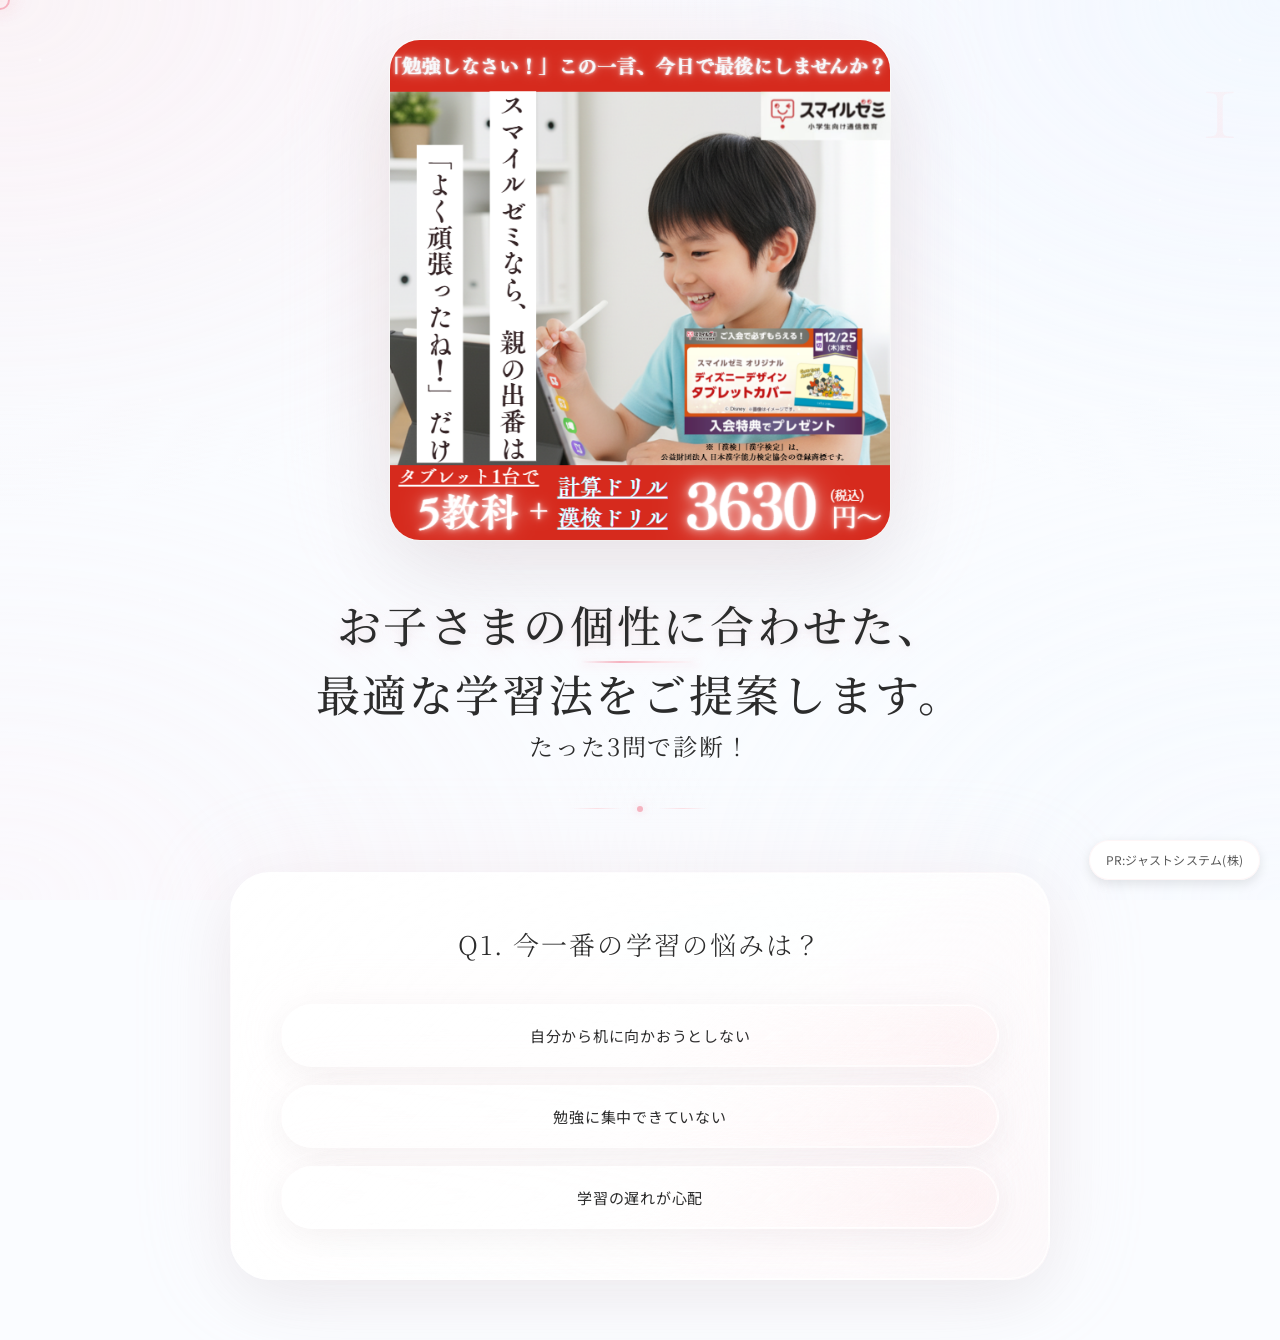
<file: index.html>
<!DOCTYPE html>
<html lang="ja">
<head>
    <meta charset="UTF-8">
    <meta name="viewport" content="width=device-width, initial-scale=1.0">
    <title>スマイルゼミ | わが子の「やる気スイッチ」、一緒に見つけませんか？</title>
    <link rel="stylesheet" href="styles.css">
    <link rel="preconnect" href="https://fonts.googleapis.com">
    <link rel="preconnect" href="https://fonts.gstatic.com" crossorigin>
    <link href="https://fonts.googleapis.com/css2?family=Cormorant+Garamond:wght@300;400;500;600&family=Noto+Serif+JP:wght@200;300;400;500&family=Noto+Sans+JP:wght@100;300;400;500;700&display=swap" rel="stylesheet">
    
    <!-- Meta Pixel Code -->
    <script>
    !function(f,b,e,v,n,t,s)
    {if(f.fbq)return;n=f.fbq=function(){n.callMethod?
    n.callMethod.apply(n,arguments):n.queue.push(arguments)};
    if(!f._fbq)f._fbq=n;n.push=n;n.loaded=!0;n.version='2.0';
    n.queue=[];t=b.createElement(e);t.async=!0;
    t.src=v;s=b.getElementsByTagName(e)[0];
    s.parentNode.insertBefore(t,s)}(window, document,'script',
    'https://connect.facebook.net/en_US/fbevents.js');
    fbq('init', '1067499045293329');
    fbq('track', 'PageView');
    </script>
    <noscript><img height="1" width="1" style="display:none"
    src="https://www.facebook.com/tr?id=1067499045293329&ev=PageView&noscript=1"
    /></noscript>
    <!-- End Meta Pixel Code -->
</head>
<body>
    <div class="pr-label">PR:ジャストシステム(株)</div>
    <div id="app">
        <section id="section1" class="section active">
            <div class="container">
                <div class="main-visual">
                    <a href="#" class="product-link" id="product-link" target="_blank" rel="noopener noreferrer">
                        <img src="public/main-product-image.png" alt="スマイルゼミ タブレット学習" class="product-image">
                    </a>
                </div>
                <div class="main-copy-container">
                    <h1 class="main-copy">
                        <span class="copy-line1">お子さまの個性に合わせた、</span>
                        <span class="copy-line2">最適な学習法をご提案します。</span>
                        <span class="copy-line3">たった3問で診断！</span>
                    </h1>
                    <div class="copy-decoration">
                        <span class="deco-line"></span>
                        <span class="deco-dot"></span>
                        <span class="deco-line"></span>
                    </div>
                </div>
                <div class="question-area">
                    <h2 class="question-title">Q1. 今一番の学習の悩みは？</h2>
                    <div class="options">
                        <button class="option-button" data-answer="A" onclick="selectAnswer(1, 'A')">
                            <span class="option-label">自分から机に向かおうとしない</span>
                        </button>
                        <button class="option-button" data-answer="B" onclick="selectAnswer(1, 'B')">
                            <span class="option-label">勉強に集中できていない</span>
                        </button>
                        <button class="option-button" data-answer="C" onclick="selectAnswer(1, 'C')">
                            <span class="option-label">学習の遅れが心配</span>
                        </button>
                    </div>
                </div>
            </div>
        </section>

        <section id="section2" class="section">
            <div class="container">
                <div class="progress-bar">
                    <span class="progress-text">Q2 / 全3問</span>
                    <div class="progress-track">
                        <div class="progress-fill" style="width: 66.67%;"></div>
                    </div>
                </div>
                <div class="question-area">
                    <h2 class="question-title">Q2. 学習に求めることは？</h2>
                    <div class="options">
                        <button class="option-button" data-answer="A" onclick="selectAnswer(2, 'A')">
                            <span class="option-label">確かな学力と実績</span>
                        </button>
                        <button class="option-button" data-answer="B" onclick="selectAnswer(2, 'B')">
                            <span class="option-label">楽しく続けられること</span>
                        </button>
                        <button class="option-button" data-answer="C" onclick="selectAnswer(2, 'C')">
                            <span class="option-label">自ら学ぶ習慣</span>
                        </button>
                    </div>
                </div>
            </div>
        </section>

        <section id="section3" class="section">
            <div class="container">
                <div class="progress-bar">
                    <span class="progress-text">Q3 / 全3問</span>
                    <div class="progress-track">
                        <div class="progress-fill" style="width: 100%;"></div>
                    </div>
                </div>
                <div class="question-area">
                    <h2 class="question-title">Q3. 理想のお子さまの姿は？</h2>
                    <div class="options">
                        <button class="option-button" data-answer="A" onclick="selectAnswer(3, 'A')">
                            <span class="option-label">自信を持って得意を伸ばす</span>
                        </button>
                        <button class="option-button" data-answer="B" onclick="selectAnswer(3, 'B')">
                            <span class="option-label">学ぶ楽しさを知ってほしい</span>
                        </button>
                        <button class="option-button" data-answer="C" onclick="selectAnswer(3, 'C')">
                            <span class="option-label">自主的に意欲的に取り組む</span>
                        </button>
                    </div>
                </div>
            </div>
        </section>

        <section id="loading-section" class="section">
            <div class="container">
                <div class="loading-content">
                    <p class="thank-you">ありがとうございます。</p>
                    <p class="leading-text">では、そんなあなたへ...</p>
                    <div class="loading-animation">
                        <div class="ripple-container">
                            <div class="ripple"></div>
                            <div class="ripple"></div>
                            <div class="ripple"></div>
                        </div>
                    </div>
                    <p class="loading-text">最適なご提案を準備しています...</p>
                </div>
            </div>
        </section>
    </div>
    <script src="script.js"></script>
</body>
</html>
</file>
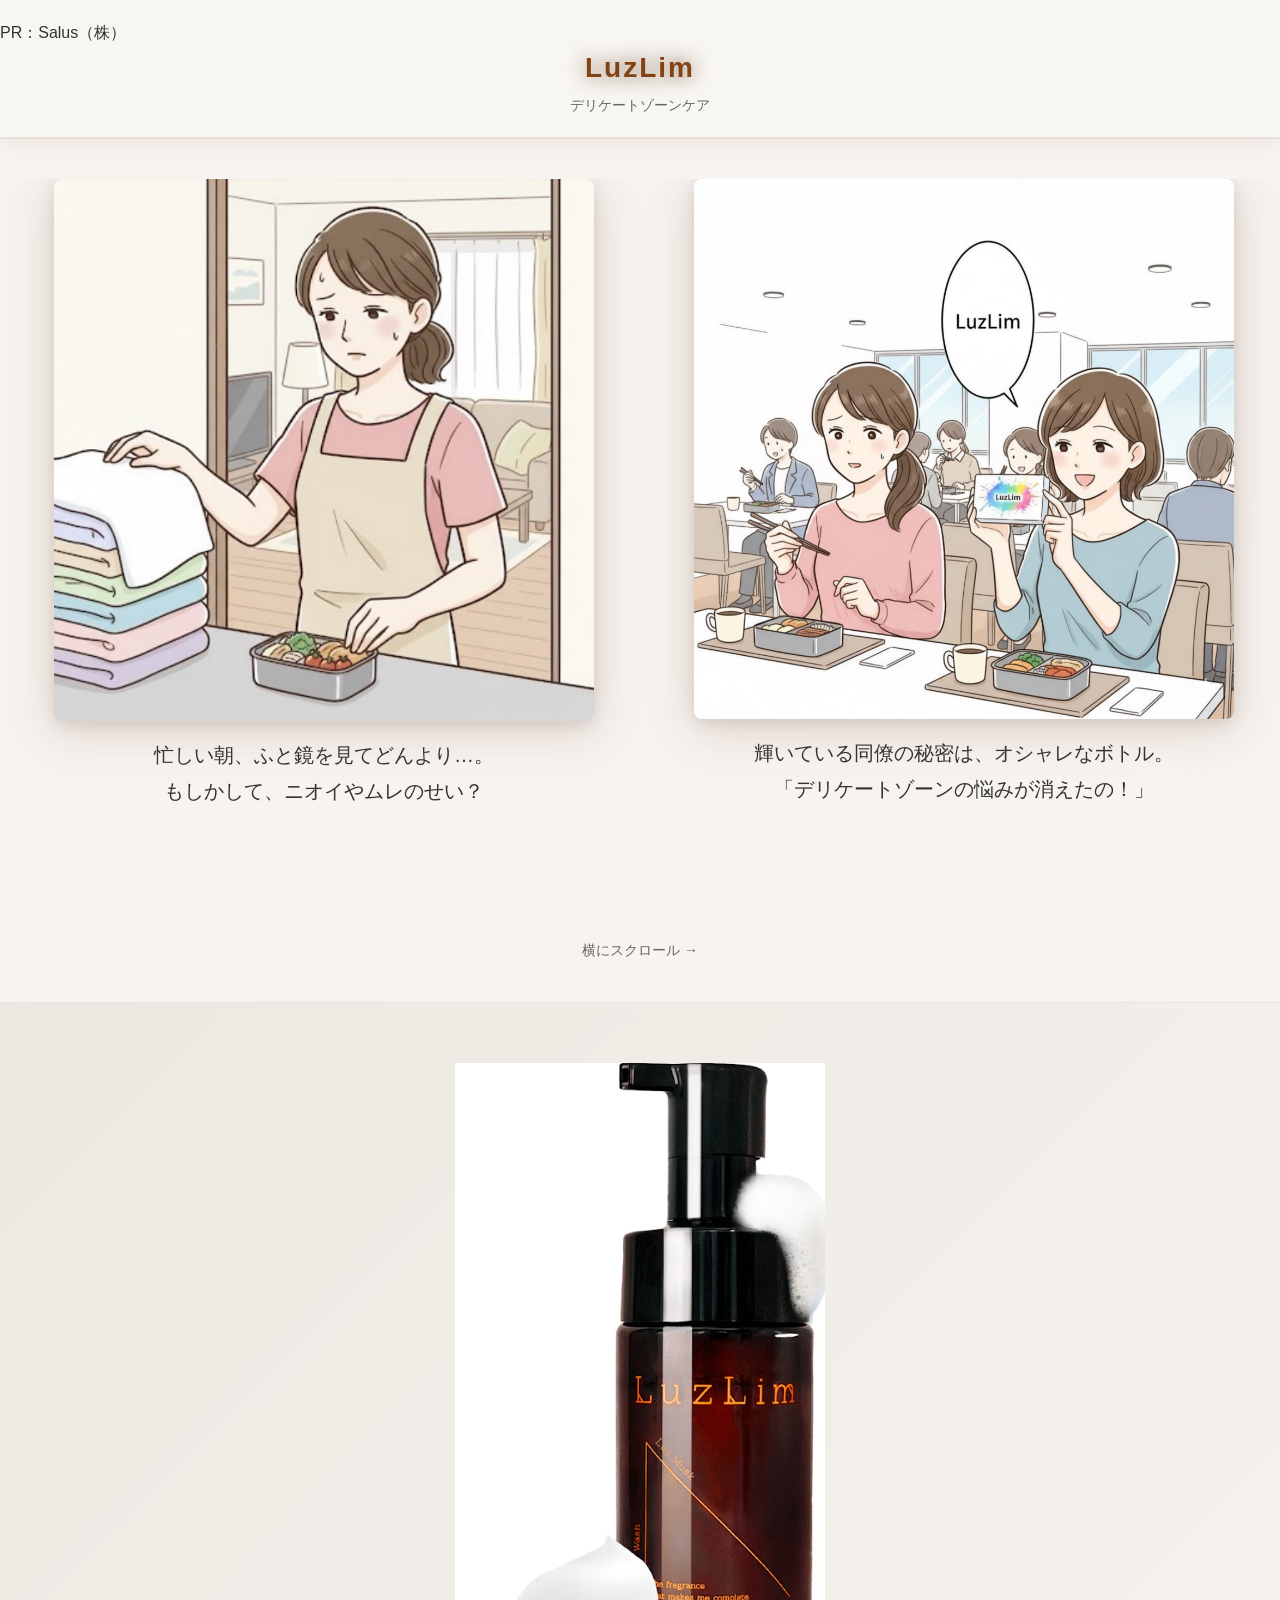
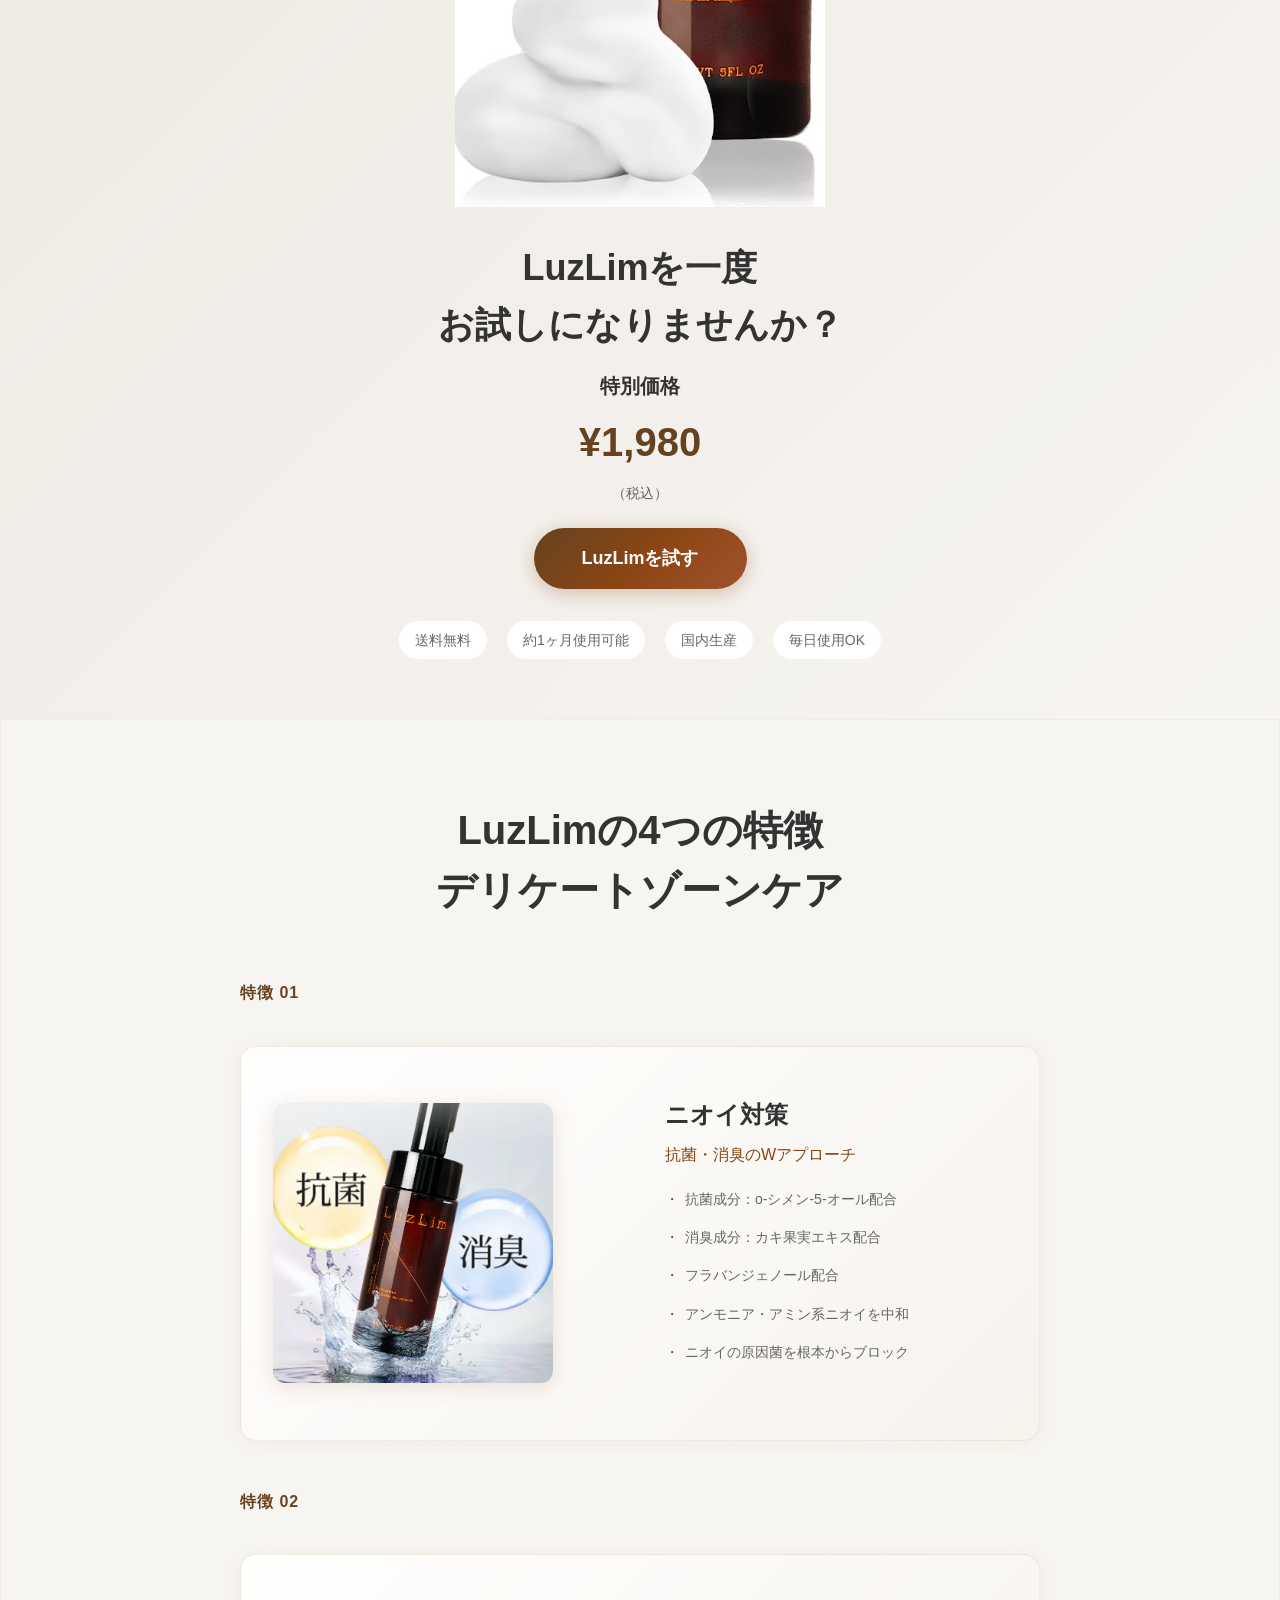
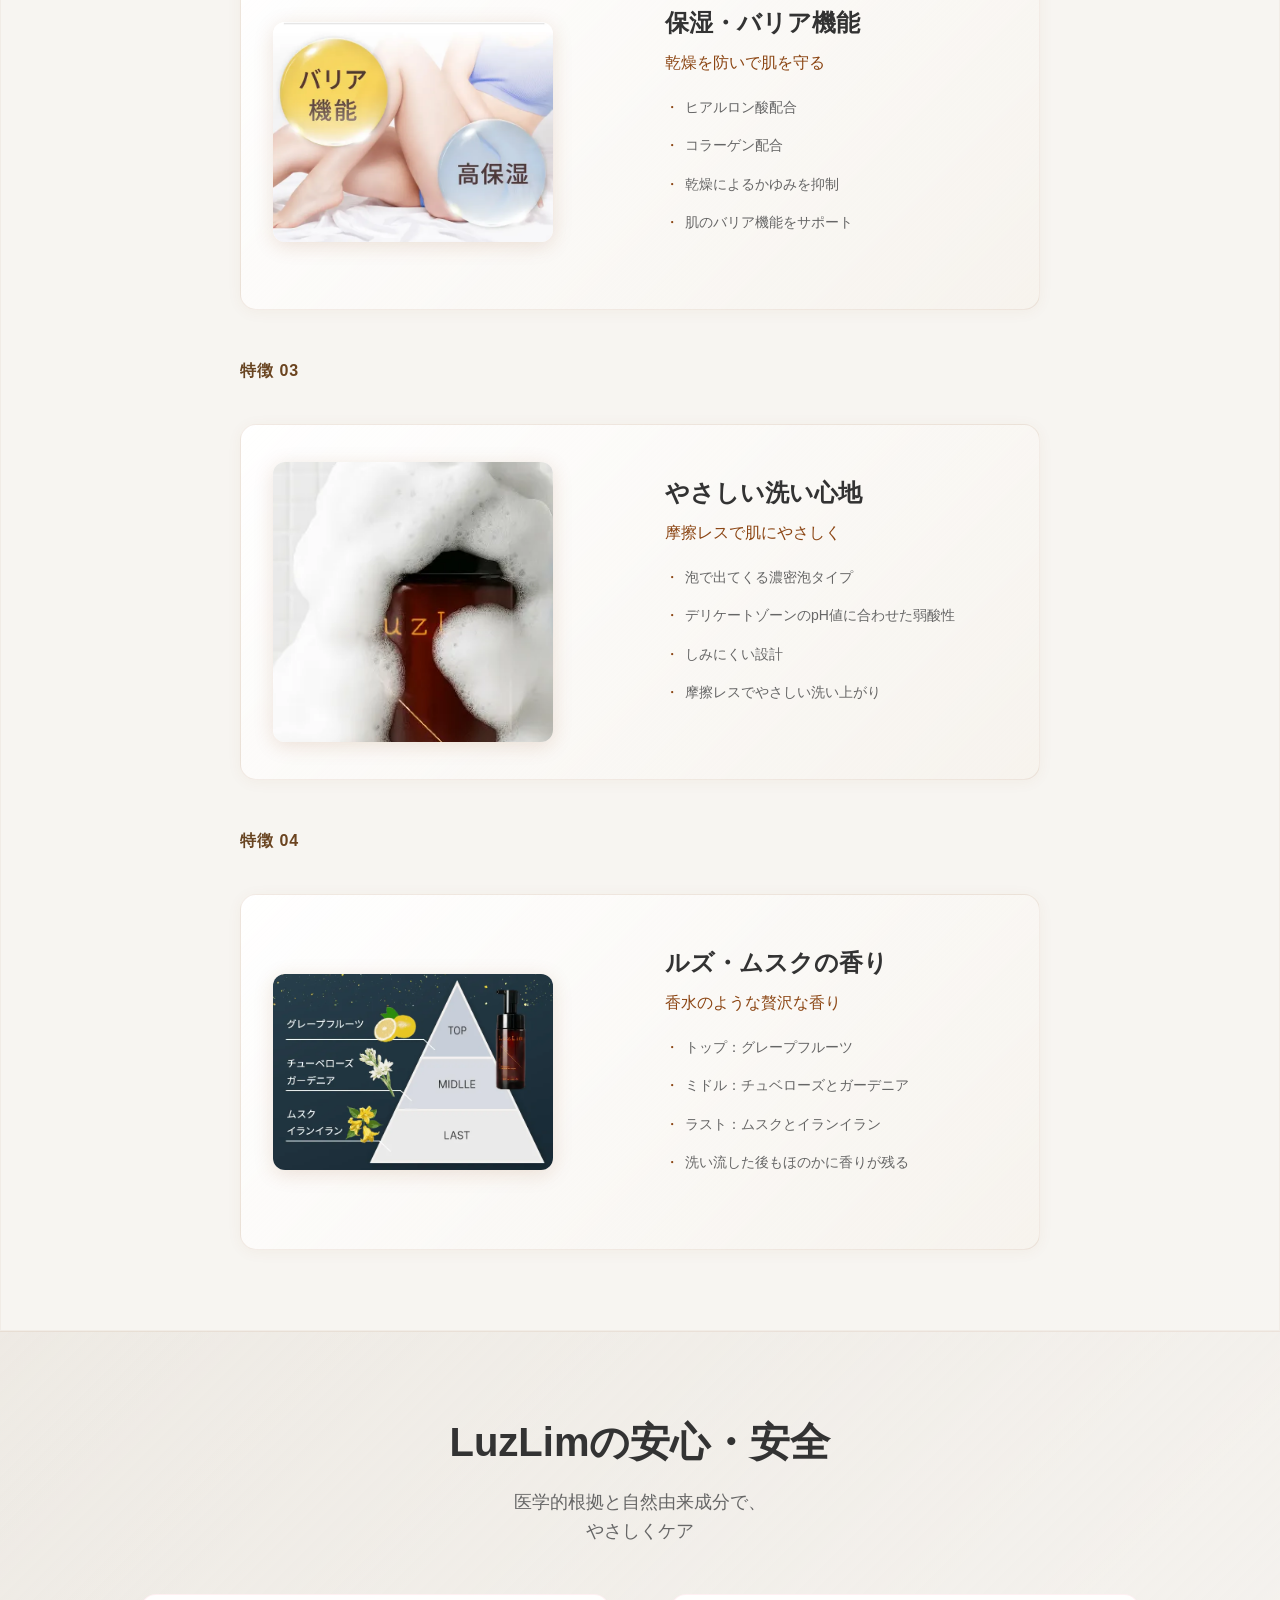
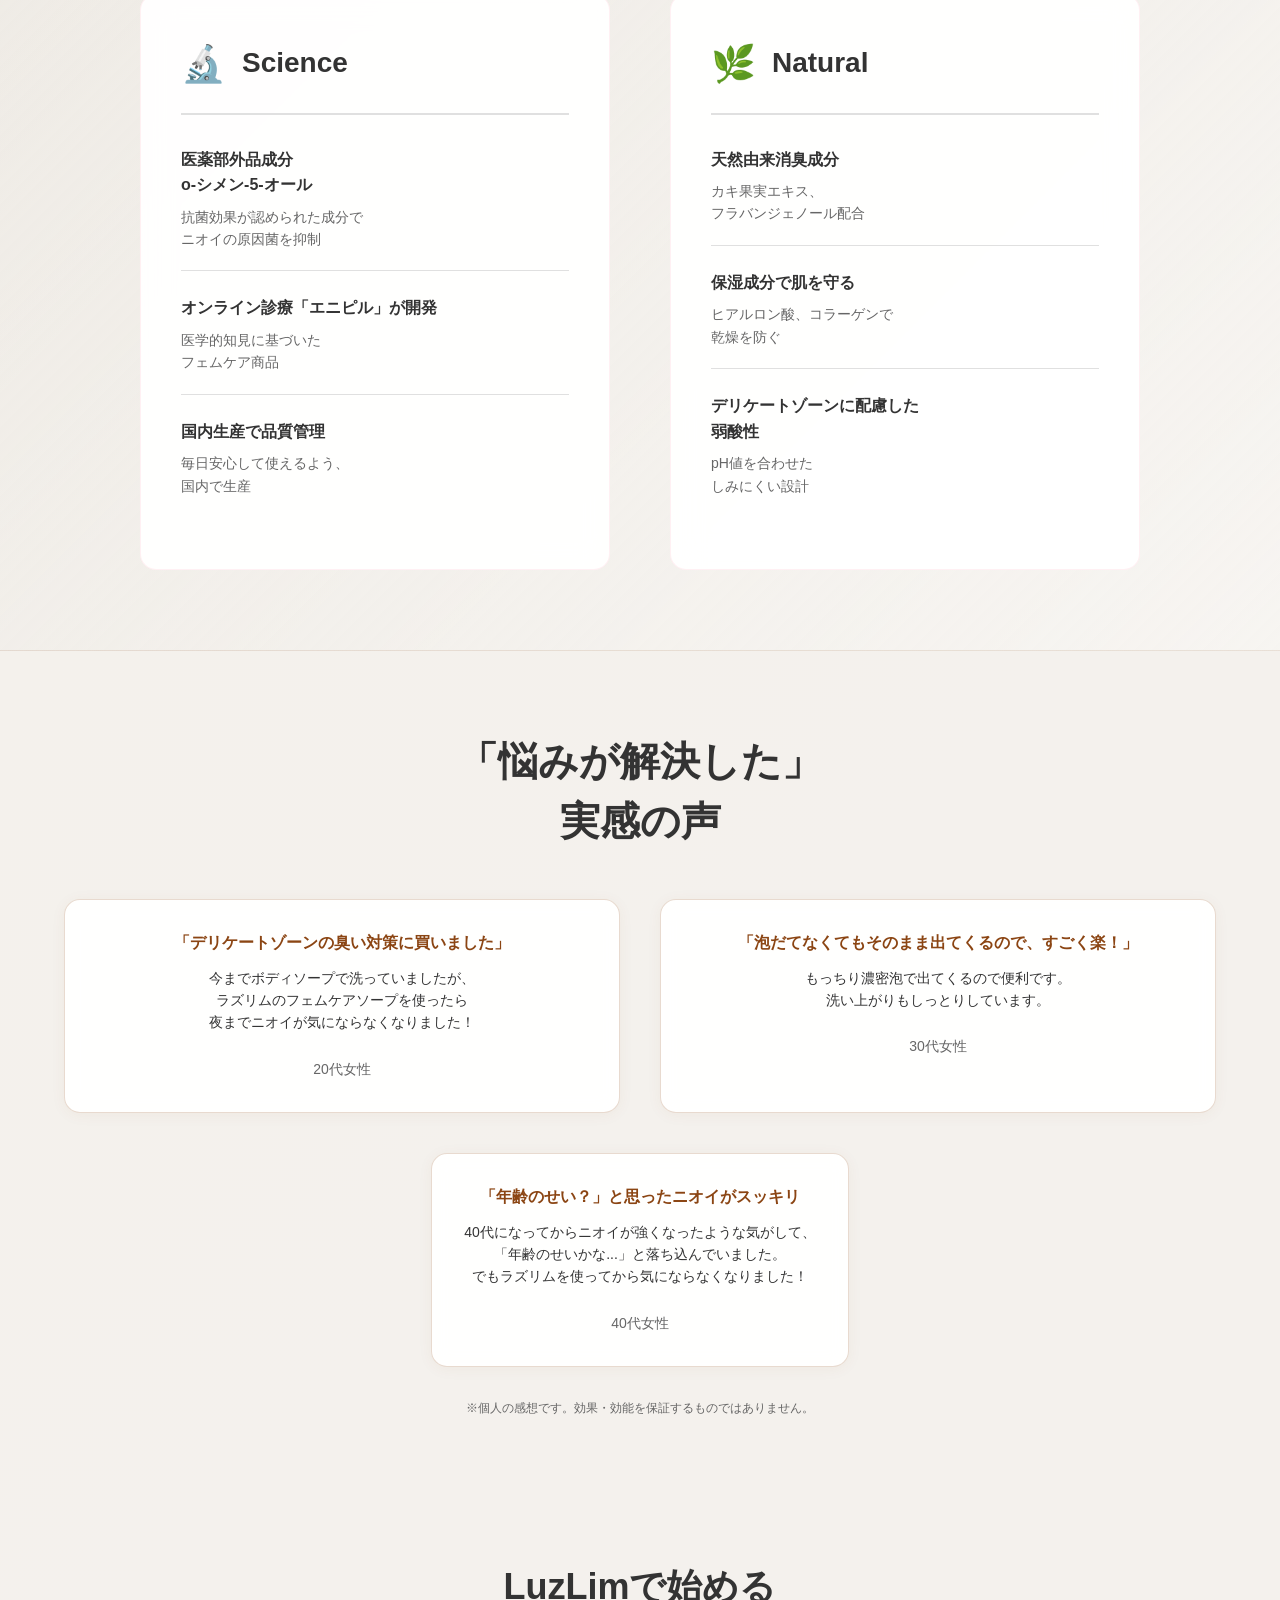
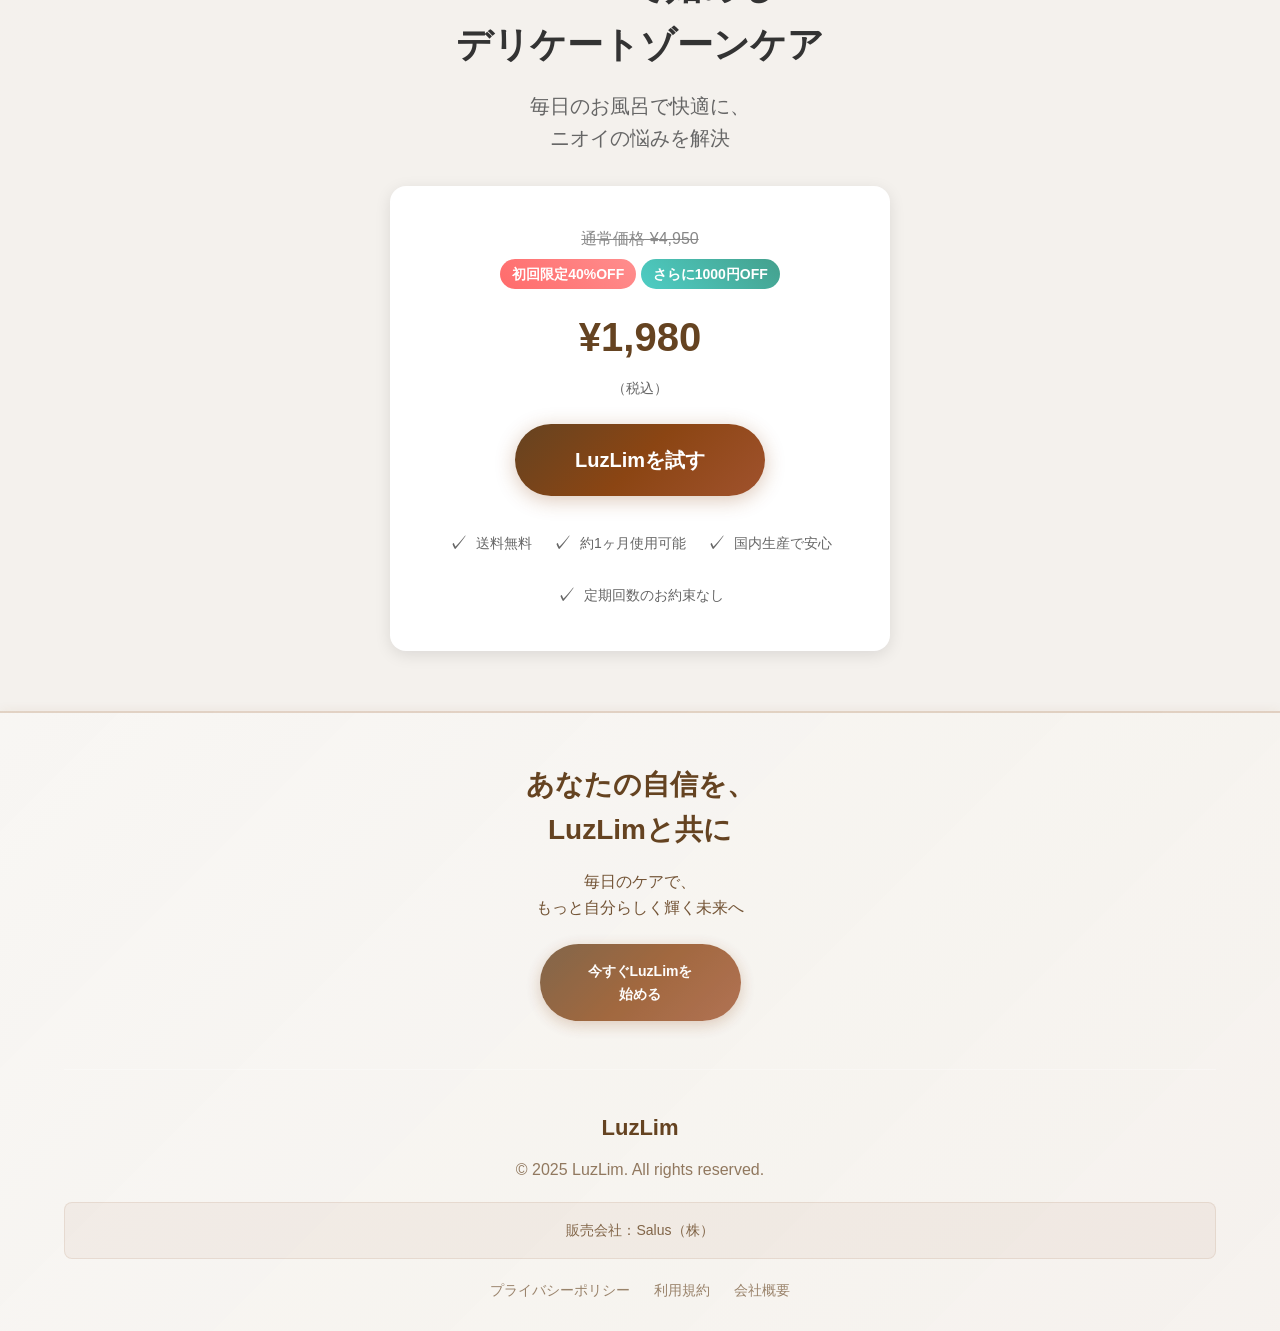
<file: manga-jivl.vercel.app/index.html>
<!doctype html>
<html lang="ja">
  
<!-- Mirrored from manga-jivl.vercel.app/ by HTTrack Website Copier/3.x [XR&CO'2014], Fri, 05 Sep 2025 06:02:24 GMT -->
<!-- Added by HTTrack --><meta http-equiv="content-type" content="text/html;charset=utf-8" /><!-- /Added by HTTrack -->
<head>
    <meta charset="UTF-8" />
    <meta name="viewport" content="width=device-width, initial-scale=1.0" />
    <title>LuzLim - デリケートゾーンケア | フェムケアソープ</title>
    <meta name="description" content="デリケートゾーンの悩みを解決するフェムケアソープ。ニオイ対策・保湿・やさしい洗い心地で毎日快適に。初回限定1,980円。">
    
    <!-- OGP -->
    <meta property="og:title" content="LuzLim - デリケートゾーンケア">
    <meta property="og:description" content="デリケートゾーンの悩みを解決するフェムケアソープ。ニオイ対策・保湿・やさしい洗い心地。">
    <meta property="og:type" content="website">
    
    
    <!-- Google Analytics -->
    <script async src="https://www.googletagmanager.com/gtag/js?id=GA_MEASUREMENT_ID"></script>
    <script>
      window.dataLayer = window.dataLayer || [];
      function gtag(){dataLayer.push(arguments);}
      gtag('js', new Date());
      gtag('config', 'GA_MEASUREMENT_ID');
    </script>
    
    <script type="module" crossorigin src="assets/index-U9MFb4ym.js"></script>
    <link rel="stylesheet" crossorigin href="assets/index-C6Zq50ZD.css">
    <style>
      /* Luxury Brown Color Palette */
      :root {
        --primary-gradient: linear-gradient(135deg, #8B4513, #A0522D, #CD853F);
        --secondary-gradient: linear-gradient(135deg, #F5E6D3, #E8D5C4, #DEB887);
        --accent-gradient: linear-gradient(135deg, #654321, #8B4513, #A0522D);
        --luxury-brown: #654321;
        --warm-brown: #8B4513;
        --soft-beige: #F5E6D3;
        --gold-accent: #DAA520;
      }

      /* Slightly Darker Elegant Background */
      body {
        background: linear-gradient(-45deg, #F8F6F3, #F5F2EE, #F0EDE8, #EAE5DD);
        background-size: 400% 400%;
        animation: gradientShift 25s ease infinite;
      }

      @keyframes gradientShift {
        0% { background-position: 0% 50%; }
        50% { background-position: 100% 50%; }
        100% { background-position: 0% 50%; }
      }

      /* Elegant Header with Warm Tone */
      .header {
        background: rgba(248, 246, 243, 0.98);
        backdrop-filter: blur(15px);
        box-shadow: 0 2px 20px rgba(139, 69, 19, 0.1);
        border-bottom: 1px solid rgba(139, 69, 19, 0.1);
      }

      .logo {
        background: var(--accent-gradient);
        -webkit-background-clip: text;
        -webkit-text-fill-color: transparent;
        background-clip: text;
        text-shadow: 0 0 20px var(--luxury-brown);
        animation: logoGlow 4s ease-in-out infinite alternate;
      }

      @keyframes logoGlow {
        from { filter: drop-shadow(0 0 3px var(--warm-brown)); }
        to { filter: drop-shadow(0 0 8px var(--gold-accent)); }
      }

      /* Floating Animation for Sections */
      .comic-scene, .testimonial-card, .product-step {
        animation: floatUp 0.8s ease-out forwards;
        opacity: 0;
        transform: translateY(30px);
      }

      .comic-scene:nth-child(1) { animation-delay: 0.1s; }
      .comic-scene:nth-child(2) { animation-delay: 0.2s; }
      .comic-scene:nth-child(3) { animation-delay: 0.3s; }
      .comic-scene:nth-child(4) { animation-delay: 0.4s; }
      .comic-scene:nth-child(5) { animation-delay: 0.5s; }

      @keyframes floatUp {
        to {
          opacity: 1;
          transform: translateY(0);
        }
      }

      /* Luxury CTA Buttons */
      .cta-button {
        background: var(--accent-gradient);
        position: relative;
        overflow: hidden;
        animation: pulse 3s infinite;
        box-shadow: 0 4px 20px rgba(139, 69, 19, 0.3);
      }

      .cta-button::before {
        content: '';
        position: absolute;
        top: 0;
        left: -100%;
        width: 100%;
        height: 100%;
        background: linear-gradient(90deg, transparent, rgba(255,255,255,0.3), transparent);
        transition: left 0.5s;
      }

      .cta-button:hover::before {
        left: 100%;
      }

      @keyframes pulse {
        0% { box-shadow: 0 4px 20px rgba(139, 69, 19, 0.3); }
        50% { box-shadow: 0 4px 30px rgba(218, 165, 32, 0.5); }
        100% { box-shadow: 0 4px 20px rgba(139, 69, 19, 0.3); }
      }

      /* Comic Viewer Enhancement */
      .comic-viewer {
        background: rgba(248, 246, 243, 0.9);
        position: relative;
        border-top: 1px solid rgba(139, 69, 19, 0.1);
        border-bottom: 1px solid rgba(139, 69, 19, 0.1);
      }

      .comic-scene img {
        transition: transform 0.3s ease, filter 0.3s ease;
        filter: drop-shadow(0 8px 25px rgba(139, 69, 19, 0.2));
      }

      .comic-scene img:hover {
        transform: scale(1.03);
        filter: drop-shadow(0 12px 35px rgba(218, 165, 32, 0.3));
      }

      /* Section Backgrounds - Balanced Tone & Accent */
      .products-section {
        background: rgba(248, 246, 243, 0.95);
        position: relative;
        border: 1px solid rgba(139, 69, 19, 0.05);
      }

      .science-section {
        background: linear-gradient(135deg, rgba(240, 237, 232, 0.4), rgba(248, 246, 243, 0.9));
        border-top: 1px solid rgba(139, 69, 19, 0.1);
        border-bottom: 1px solid rgba(139, 69, 19, 0.1);
      }

      .testimonials-section {
        background: rgba(245, 242, 238, 0.95);
      }

      /* Testimonial Cards Enhancement */
      .testimonial-card {
        background: rgba(255, 255, 255, 0.95);
        backdrop-filter: blur(10px);
        border: 1px solid rgba(139, 69, 19, 0.2);
        transition: transform 0.3s ease, box-shadow 0.3s ease;
      }

      .testimonial-card:hover {
        transform: translateY(-5px);
        box-shadow: 0 15px 35px rgba(139, 69, 19, 0.15);
      }

      /* Product Steps Animation */
      .product-step {
        transition: transform 0.3s ease;
      }

      .product-step:hover {
        transform: scale(1.02);
      }

      .step-number {
        background: var(--accent-gradient);
        -webkit-background-clip: text;
        -webkit-text-fill-color: transparent;
        background-clip: text;
        animation: shimmer 2s linear infinite;
      }

      @keyframes shimmer {
        0% { background-position: -200px 0; }
        100% { background-position: 200px 0; }
      }

      /* Scroll Indicator Enhancement */
      .scroll-indicator {
        animation: bounce 2s infinite, colorShift 3s ease-in-out infinite alternate;
      }

      @keyframes colorShift {
        from { color: var(--glow-pink); }
        to { color: var(--glow-purple); }
      }

      /* Science Section Enhancement */
      .science-column, .natural-column {
        background: rgba(255, 255, 255, 0.95);
        backdrop-filter: blur(15px);
        border: 1px solid rgba(255, 182, 193, 0.2);
        transition: transform 0.3s ease;
      }

      .science-column:hover, .natural-column:hover {
        transform: translateY(-10px);
      }

      /* Transparent Bubble Animations */
      .bubble-container {
        position: fixed;
        top: 0;
        left: 0;
        width: 100%;
        height: 100%;
        pointer-events: none;
        z-index: 1;
        overflow: hidden;
      }

      .bubble {
        position: absolute;
        border-radius: 50%;
        background: radial-gradient(circle at 30% 30%, rgba(255, 255, 255, 0.4), rgba(139, 69, 19, 0.1));
        animation: floatBubble linear infinite;
        opacity: 0.6;
      }

      .bubble:nth-child(1) { width: 40px; height: 40px; left: 10%; animation-duration: 8s; animation-delay: 0s; }
      .bubble:nth-child(2) { width: 20px; height: 20px; left: 20%; animation-duration: 6s; animation-delay: 1s; }
      .bubble:nth-child(3) { width: 60px; height: 60px; left: 35%; animation-duration: 10s; animation-delay: 2s; }
      .bubble:nth-child(4) { width: 30px; height: 30px; left: 50%; animation-duration: 7s; animation-delay: 3s; }
      .bubble:nth-child(5) { width: 50px; height: 50px; left: 70%; animation-duration: 9s; animation-delay: 4s; }
      .bubble:nth-child(6) { width: 25px; height: 25px; left: 85%; animation-duration: 5s; animation-delay: 5s; }

      @keyframes floatBubble {
        0% {
          bottom: -100px;
          transform: translateX(0) rotate(0deg);
          opacity: 0;
        }
        10% { opacity: 0.6; }
        90% { opacity: 0.6; }
        100% {
          bottom: 100vh;
          transform: translateX(-50px) rotate(360deg);
          opacity: 0;
        }
      }

      /* Water Ripple Effect */
      .ripple-effect {
        position: absolute;
        border-radius: 50%;
        background: radial-gradient(circle, rgba(218, 165, 32, 0.1) 0%, transparent 70%);
        animation: ripple 4s ease-out infinite;
        pointer-events: none;
      }

      @keyframes ripple {
        0% {
          width: 0;
          height: 0;
          opacity: 1;
        }
        100% {
          width: 300px;
          height: 300px;
          opacity: 0;
        }
      }

      /* Enhanced Footer with Better Visibility */
      .footer {
        background: linear-gradient(135deg, rgba(248, 246, 243, 0.98), rgba(245, 242, 238, 0.95));
        border-top: 2px solid rgba(139, 69, 19, 0.2);
        position: relative;
        padding: 50px 0 30px;
        box-shadow: 0 -2px 10px rgba(139, 69, 19, 0.05);
      }

      .footer-impact {
        text-align: center;
        margin-bottom: 40px;
        position: relative;
        z-index: 2;
      }

      .footer-title {
        font-size: 28px;
        font-weight: 600;
        color: var(--luxury-brown);
        margin-bottom: 16px;
      }

      .footer-message {
        font-size: 16px;
        color: rgba(101, 67, 33, 0.9);
        margin-bottom: 24px;
        line-height: 1.6;
      }

      .footer-button {
        background: var(--accent-gradient);
        font-size: 18px;
        padding: 16px 48px;
        box-shadow: 0 4px 15px rgba(139, 69, 19, 0.3);
        color: #FFFFFF;
        font-weight: 600;
        transition: all 0.3s ease;
      }

      .footer-button:hover {
        transform: translateY(-2px);
        box-shadow: 0 6px 20px rgba(139, 69, 19, 0.4);
      }

      .footer-info {
        text-align: center;
        border-top: 1px solid rgba(255, 255, 255, 0.3);
        padding-top: 40px;
        position: relative;
        z-index: 2;
      }

      .footer-brand {
        font-size: 22px;
        font-weight: 600;
        color: var(--luxury-brown);
        margin-bottom: 12px;
      }

      .footer-copyright {
        color: rgba(101, 67, 33, 0.7);
        margin-bottom: 20px;
      }

      .footer-nav {
        display: flex;
        justify-content: center;
        gap: 32px;
        flex-wrap: wrap;
      }

      .footer-nav a {
        color: rgba(101, 67, 33, 0.8);
        transition: color 0.3s ease;
      }

      .footer-nav a:hover {
        color: var(--luxury-brown);
      }

      /* Products Detail Width Constraint */
      .products-detail {
        max-width: 800px;
      }

      /* Feature Sections Standardization */
      .product-step {
        min-height: 300px;
        display: flex;
        flex-direction: column;
        justify-content: flex-start;
      }

      .product-content {
        flex: 1;
        display: flex;
        align-items: center;
        gap: 32px;
        min-height: 250px;
      }

      .product-content img {
        width: 280px;
        height: auto;
        max-height: 280px;
        object-fit: contain;
        border-radius: 12px;
        flex-shrink: 0;
        box-shadow: 0 4px 20px rgba(139, 69, 19, 0.15);
      }

      /* Specific adjustments for feature images */
      .product-step:nth-child(1) .product-content img,
      .product-step:nth-child(3) .product-content img {
        object-fit: cover;
        object-position: center;
      }

      .product-step:nth-child(2) .product-content img {
        object-fit: cover;
        object-position: center bottom;
      }

      .product-info {
        flex: 1;
        padding: 20px 0 20px 80px;
      }

      .product-info h3 {
        font-size: 24px;
        margin-bottom: 12px;
        line-height: 1.3;
      }

      .product-concept {
        font-size: 16px;
        margin-bottom: 20px;
        font-weight: 500;
      }

      .product-features {
        margin-bottom: 16px;
      }

      .product-features li {
        font-size: 14px;
        line-height: 1.6;
        margin-bottom: 8px;
      }

      .product-note {
        margin-top: 16px;
        font-style: italic;
      }

      .step-number {
        margin-bottom: 20px;
        font-size: 16px;
      }

      /* Mobile Responsive for Features */
      @media (max-width: 768px) {
        .product-content {
          flex-direction: column;
          text-align: center;
          min-height: auto;
          gap: 20px;
        }

        .product-content img {
          width: 240px;
          height: auto;
          max-height: 240px;
          margin: 0 auto;
        }

        .product-step {
          min-height: auto;
        }

        .product-info {
          padding: 20px 0;
        }

        .product-info h3 {
          font-size: 20px;
        }
      }

      /* Mobile Responsive Enhancements */
      @media (max-width: 768px) {
        /* 全体のモバイル調整 */
        body {
          overflow-x: hidden;
          width: 100%;
          margin: 0;
          padding: 0;
        }
        
        * {
          box-sizing: border-box;
        }
        
        .logo {
          font-size: 24px;
        }
        
        .comic-scene img {
          border-radius: 12px;
        }
        
        .cta-button {
          width: 90%;
          max-width: 300px;
        }

        /* ヘッダーの調整 */
        .header {
          padding: 16px 0;
          width: 100%;
          margin: 0;
        }

      /* PRラベル */
      .pr-label {
        position: absolute;
        top: 20px;
        right: 20px;
        background: rgba(248, 246, 243, 0.95);
        color: var(--luxury-brown);
        padding: 8px 16px;
        border-radius: 20px;
        font-size: 12px;
        font-weight: 500;
        letter-spacing: 0.3px;
        border: 1px solid rgba(139, 69, 19, 0.3);
        box-shadow: 0 2px 8px rgba(139, 69, 19, 0.1);
        z-index: 100;
        backdrop-filter: blur(10px);
      }


        /* コミックセクションのモバイル最適化 */
        .comic-viewer {
          padding: 24px 0;
        }

        .comic-scene {
          margin-bottom: 32px;
        }

        .narration {
          font-size: 16px;
          padding: 0 16px;
          line-height: 1.8;
          margin-bottom: 8px;
        }

        /* CTAセクションの調整 */
        .cta-section {
          padding: 40px 0;
        }

        .cta-section h2 {
          font-size: 24px;
          line-height: 1.4;
          margin-bottom: 20px;
          padding: 0 16px;
        }

        .product-image {
          max-width: 300px;
          margin-bottom: 24px;
        }

        .price {
          margin-bottom: 20px;
        }

        .special {
          font-size: 28px;
        }

        .benefits {
          gap: 12px;
          margin-top: 20px;
          padding: 0 16px;
        }

        .benefits li {
          font-size: 12px;
          padding: 6px 12px;
        }

        /* 商品説明セクション */
        .products-section {
          padding: 50px 0;
        }

        .section-title {
          font-size: 22px;
          margin-bottom: 32px;
          padding: 0 16px;
          line-height: 1.4;
        }

        .products-detail {
          gap: 32px;
        }

        .product-content {
          padding: 24px 16px;
          gap: 20px;
        }

        .product-info {
          padding: 16px 0;
          text-align: left;
        }

        .product-info ul {
          text-align: left;
        }

        .product-info h3 {
          font-size: 20px;
          margin-bottom: 8px;
        }

        .product-concept {
          font-size: 14px;
          margin-bottom: 16px;
        }

        .product-features {
          margin-bottom: 20px;
        }

        .product-features li {
          font-size: 13px;
          line-height: 1.5;
          padding-left: 16px;
          margin-bottom: 6px;
          position: relative;
        }

        .product-features li:before {
          content: "・";
          position: absolute;
          left: 0;
          top: 0;
          color: var(--primary-color);
          font-weight: 500;
        }

        /* サイエンスセクション */
        .science-section {
          padding: 50px 0;
        }

        .science-column, .natural-column {
          padding: 24px 20px;
        }

        .column-header h3 {
          font-size: 24px;
        }

        .feature-items h4 {
          font-size: 15px;
        }

        .feature-items p {
          font-size: 13px;
        }

        /* お客様の声セクション */
        .testimonials-section {
          padding: 50px 0;
        }

        .testimonial-card {
          padding: 24px 20px;
        }

        .before p, .after p {
          font-size: 13px;
        }

        .user-info .comment {
          font-size: 15px;
        }

        /* フッター */
        .footer {
          padding: 32px 0;
        }

        .footer-title {
          font-size: 28px;
          margin-bottom: 12px;
        }

        .footer-message {
          font-size: 16px;
          margin-bottom: 24px;
          padding: 0 16px;
        }

        .footer-button {
          font-size: 18px;
          padding: 16px 40px;
        }

        .footer nav {
          gap: 16px;
          margin-top: 16px;
        }

        /* ページ全体の余白調整 */
        .container {
          padding: 0 16px !important;
          margin: 0 auto !important;
          width: 100% !important;
          max-width: 100% !important;
          box-sizing: border-box !important;
        }
        
        /* 全セクションの幅とマージン調整 */
        section {
          width: 100% !important;
          margin: 0 !important;
          padding-left: 0 !important;
          padding-right: 0 !important;
          box-sizing: border-box !important;
        }

        /* CTA boxのモバイル調整 */
        .cta-box {
          padding: 32px 20px;
        }

        .guarantees {
          gap: 16px;
        }

        .guarantee-item {
          font-size: 12px;
        }
      }

      /* さらに小さなスマホ向け（375px以下） */
      @media (max-width: 375px) {
        .container {
          padding: 0 12px;
        }

        .logo {
          font-size: 22px;
        }

        .cta-section h2 {
          font-size: 20px;
        }

        .special {
          font-size: 24px;
        }

        .section-title {
          font-size: 20px;
        }

        .product-content {
          padding: 20px 12px;
        }

        .product-features li {
          font-size: 12px;
          padding-left: 14px;
          margin-bottom: 4px;
        }

        .testimonial-card {
          padding: 20px 16px;
        }

        .footer-button {
          font-size: 16px;
          padding: 14px 32px;
        }
      }

      /* Loading Animation */
      @keyframes fadeIn {
        from { opacity: 0; }
        to { opacity: 1; }
      }

      .container > * {
        animation: fadeIn 1s ease-out;
      }

      /* New Review Format Styles */
      .review-content {
        margin-bottom: 24px;
      }

      .review-title {
        font-size: 16px;
        font-weight: 600;
        color: var(--primary-color);
        margin-bottom: 12px;
        line-height: 1.4;
      }

      .review-text {
        font-size: 14px;
        color: var(--text-primary);
        line-height: 1.6;
        margin: 0;
      }

      /* Testimonial Grid Layout */
      .testimonials-grid {
        display: grid;
        grid-template-columns: 1fr 1fr;
        grid-template-rows: auto auto;
        gap: 40px;
        max-width: 1200px;
        margin: 0 auto 32px;
      }

      .testimonial-left {
        grid-column: 1;
        grid-row: 1;
      }

      .testimonial-right {
        grid-column: 2;
        grid-row: 1;
      }

      .testimonial-center {
        grid-column: 1 / 3;
        grid-row: 2;
        max-width: 600px;
        margin: 0 auto;
      }

      @media (max-width: 768px) {
        .testimonials-grid {
          grid-template-columns: 1fr;
          grid-template-rows: auto auto auto;
          gap: 32px;
        }

        .testimonial-left,
        .testimonial-right,
        .testimonial-center {
          grid-column: 1;
        }

        .testimonial-left {
          grid-row: 1;
        }

        .testimonial-right {
          grid-row: 2;
        }

        .testimonial-center {
          grid-row: 3;
          max-width: 100%;
        }

        .review-title {
          font-size: 15px;
        }

        .review-text {
          font-size: 13px;
        }

        /* モバイル版で特定の改行を調整（漫画ナレーションは除く） */
        .section-subtitle br {
          display: none;
        }
        
        /* モバイルでの文字途切れ防止 */
        .section-subtitle {
          padding: 0 24px !important;
          font-size: 12px !important;
          line-height: 1.4 !important;
          text-align: center !important;
          max-width: 100% !important;
          width: 100% !important;
          margin: 0 auto !important;
          box-sizing: border-box !important;
          word-wrap: break-word !important;
          hyphens: auto !important;
          overflow-wrap: break-word !important;
        }

        .footer-title br {
          display: none;
        }

        .footer-message br {
          display: none;
        }

        /* 漫画ナレーションの改行は常に保持 */
        .narration br {
          display: inline !important;
        }

        /* 漫画ナレーションのモバイル最適化 */
        .narration {
          text-align: center;
          line-height: 1.8;
          font-size: 16px;
          padding: 0 16px;
          margin-bottom: 8px;
        }

        .section-subtitle {
          line-height: 1.6;
        }

        .footer-title {
          line-height: 1.4;
        }

        .footer-message {
          line-height: 1.6;
        }

        /* CTAボタンの改行調整 */
        .footer-button br {
          display: none;
        }

        /* PRラベルのモバイル調整 */
        .pr-label {
          top: 10px;
          right: 10px;
          font-size: 11px;
          padding: 6px 12px;
        }
      }

      /* お客様の声のテキスト配置調整 */
      .testimonial-left .review-text,
      .testimonial-right .review-text {
        text-align: center;
      }

      .testimonial-center .review-text {
        text-align: center;
      }

      /* タイトルも本文と同じ配置に統一 */
      .testimonial-left .review-title,
      .testimonial-right .review-title {
        text-align: center;
      }

      .testimonial-center .review-title {
        text-align: center;
      }

      /* プロフィール（年代女性）の中央配置 */
      .testimonial-left .profile,
      .testimonial-right .profile {
        text-align: center;
      }

      .testimonial-center .profile {
        text-align: center;
      }

      /* モバイル専用レイアウト修正 */
      @media (max-width: 768px) {
        /* 基本レイアウト */
        body {
          margin: 0;
          padding: 0;
          width: 100%;
          overflow-x: hidden;
        }
        
        .container {
          width: 100%;
          max-width: 100%;
          margin: 0 auto;
          padding: 0 16px;
          box-sizing: border-box;
        }
        
        /* 中央配置の強制 */
        .section-title,
        .section-subtitle {
          text-align: center;
          margin: 0 auto;
          width: 100%;
        }
        
        /* testimonialsセクション修正 */
        .testimonials-section {
          width: 100%;
          padding: 50px 0;
        }
        
        .testimonials-section .container {
          width: 100%;
          max-width: 100%;
          margin: 0 auto;
          padding: 0 16px;
          box-sizing: border-box;
        }
        
        .testimonials-grid {
          display: flex;
          flex-direction: column;
          gap: 20px;
          width: 100%;
          margin: 0 auto;
          padding: 0;
        }
        
        .testimonial-card {
          width: 100%;
          max-width: 100%;
          margin: 0 auto;
          padding: 24px 16px;
          box-sizing: border-box;
          text-align: center;
        }
        
        /* CTAとフッター */
        .cta-section,
        .footer {
          width: 100%;
          text-align: center;
          padding-left: 0;
          padding-right: 0;
        }
        
        .cta-section .container,
        .footer .container {
          width: 100%;
          max-width: 100%;
          margin: 0 auto;
          padding: 0 16px;
          box-sizing: border-box;
        }
        
        /* 全てのセクションで左右余白を統一 */
        .cta-section,
        .footer,
        .products-section,
        .science-section {
          width: 100%;
          margin: 0;
          padding-left: 0;
          padding-right: 0;
        }
        
        .cta-section .container,
        .footer .container,
        .products-section .container,
        .science-section .container {
          width: 100%;
          max-width: 100%;
          margin: 0 auto;
          padding-left: 16px;
          padding-right: 16px;
          box-sizing: border-box;
        }
      }

      /* モバイル専用改行 */
      .br-mobile {
        display: none;
      }

      @media (max-width: 768px) {
        .br-mobile {
          display: inline;
        }
      }
    </style>
  </head>
  <body>
    <div id="app">
      <!-- 透明感アニメーション要素 -->
      <div class="bubble-container">
        <div class="bubble"></div>
        <div class="bubble"></div>
        <div class="bubble"></div>
        <div class="bubble"></div>
        <div class="bubble"></div>
        <div class="bubble"></div>
      </div>

      <!-- ヘッダー -->
      <header class="header">
        <div class="pr-label">PR：Salus（株）</div>
        <div class="container">
          <h1 class="logo">LuzLim</h1>
          <p class="tagline">デリケートゾーンケア</p>
        </div>
      </header>

      <!-- 漫画ビューワー -->
      <section class="comic-viewer">
        <div class="comic-container">
          <figure class="comic-scene">
            <img src="manga/01.png" alt="忙しい朝の悩み" loading="lazy" />
            <figcaption>
              <p class="narration">忙しい朝、ふと鏡を見てどんより…。<br>もしかして、ニオイやムレのせい？</p>
            </figcaption>
          </figure>

          <figure class="comic-scene">
            <img src="manga/02.png" alt="同僚の秘密" loading="lazy" />
            <figcaption>
              <p class="narration">輝いている同僚の秘密は、オシャレなボトル。<br>「デリケートゾーンの悩みが消えたの！」</p>
            </figcaption>
          </figure>

          <figure class="comic-scene">
            <img src="manga/03.png" alt="LuzLimでケア" loading="lazy" />
            <figcaption>
              <p class="narration">ワンプッシュのもっちり泡で、<br>肌に優しく摩擦レス。<br>良い香りに包まれて、<br>面倒なケアがこれ１本で。</p>
            </figcaption>
          </figure>

          <figure class="comic-scene">
            <img src="manga/04.png" alt="快適な毎日" loading="lazy" />
            <figcaption>
              <p class="narration">翌朝、鏡の中の私に自信が。<br>ニオイも気分もスッキリ！<br>これが「がんばりすぎない美しさ」。</p>
            </figcaption>
          </figure>

          <figure class="comic-scene">
            <img src="manga/05.png" alt="LuzLimで自信を" loading="lazy" />
            <figcaption>
              <p class="narration">悩みの根本から解決！<br>たった1本で、<br>「がんばりすぎない美しさ」へ。</p>
            </figcaption>
          </figure>
        </div>
        
        <!-- スクロールインジケーター（PC用） -->
        <div class="scroll-indicator desktop-only">
          <span>横にスクロール →</span>
        </div>
      </section>

      <!-- CTA（初回） -->
      <section class="cta-section primary">
        <div class="container">
          <div class="cta-content">
            <img src="products/link%2bu_KV_1206_small.jpg" alt="LuzLim フェムケアソープ" class="product-image" loading="lazy">
            <h2>LuzLimを一度<br>お試しになりませんか？</h2>
            <p class="price">
              <span class="trial-label">特別価格</span>
              <span class="special">¥1,980</span>
              <span class="tax">（税込）</span>
            </p>
            <a href="https://ac-ld.catsys.jp/35cdb41fDc62db0D/cl/?bId=d69VVc9e" class="cta-button" data-ga-event="cta_click" data-ga-label="top">
              LuzLimを試す
            </a>
            <ul class="benefits">
              <li>送料無料</li>
              <li>約1ヶ月使用可能</li>
              <li>国内生産</li>
              <li>毎日使用OK</li>
            </ul>
          </div>
        </div>
      </section>

      <!-- 商品説明 -->
      <section class="products-section">
        <div class="container">
          <div class="routine-header">
            <h2 class="section-title">LuzLimの4つの特徴<br>デリケートゾーンケア</h2>
          </div>
          
          <div class="products-detail">
            <article class="product-step">
              <div class="step-number">特徴 01</div>
              <div class="product-content">
                <img src="products/feature01.png" alt="LuzLim抗菌・消臭効果" loading="lazy">
                <div class="product-info">
                  <h3>ニオイ対策</h3>
                  <p class="product-concept">抗菌・消臭のWアプローチ</p>
                  <ul class="product-features">
                    <li>抗菌成分：o-シメン-5-オール配合</li>
                    <li>消臭成分：カキ果実エキス配合</li>
                    <li>フラバンジェノール配合</li>
                    <li>アンモニア・アミン系ニオイを中和</li>
                    <li>ニオイの原因菌を根本からブロック</li>
                  </ul>
                </div>
              </div>
            </article>

            <article class="product-step">
              <div class="step-number">特徴 02</div>
              <div class="product-content">
                <img src="products/feature02.png" alt="LuzLimバリア機能・高保湿" loading="lazy">
                <div class="product-info">
                  <h3>保湿・バリア機能</h3>
                  <p class="product-concept">乾燥を防いで肌を守る</p>
                  <ul class="product-features">
                    <li>ヒアルロン酸配合</li>
                    <li>コラーゲン配合</li>
                    <li>乾燥によるかゆみを抑制</li>
                    <li>肌のバリア機能をサポート</li>
                  </ul>
                </div>
              </div>
            </article>

            <article class="product-step">
              <div class="step-number">特徴 03</div>
              <div class="product-content">
                <img src="products/feature03.png" alt="LuzLimやさしい洗い心地・濃密泡" loading="lazy">
                <div class="product-info">
                  <h3>やさしい洗い心地</h3>
                  <p class="product-concept">摩擦レスで肌にやさしく</p>
                  <ul class="product-features">
                    <li>泡で出てくる濃密泡タイプ</li>
                    <li>デリケートゾーンのpH値に合わせた弱酸性</li>
                    <li>しみにくい設計</li>
                    <li>摩擦レスでやさしい洗い上がり</li>
                  </ul>
                </div>
              </div>
            </article>

            <article class="product-step">
              <div class="step-number">特徴 04</div>
              <div class="product-content">
                <img src="products/feature04.png" alt="LuzLimルズ・ムスクの香り・香水のような贅沢な香り" loading="lazy">
                <div class="product-info">
                  <h3>ルズ・ムスクの香り</h3>
                  <p class="product-concept">香水のような贅沢な香り</p>
                  <ul class="product-features">
                    <li>トップ：グレープフルーツ</li>
                    <li>ミドル：チュベローズとガーデニア</li>
                    <li>ラスト：ムスクとイランイラン</li>
                    <li>洗い流した後もほのかに香りが残る</li>
                  </ul>
                </div>
              </div>
            </article>
          </div>
        </div>
      </section>

      <!-- Science × Natural -->
      <section class="science-section">
        <div class="container">
          <h2 class="section-title">LuzLimの安心・安全</h2>
          <p class="section-subtitle">医学的根拠と自然由来成分で、<br>やさしくケア</p>
          
          <div class="science-natural-grid">
            <div class="science-column">
              <div class="column-header">
                <span class="column-icon">🔬</span>
                <h3>Science</h3>
              </div>
              <ul class="feature-items">
                <li>
                  <h4>医薬部外品成分<br>o-シメン-5-オール</h4>
                  <p>抗菌効果が認められた成分で<br>ニオイの原因菌を抑制</p>
                </li>
                <li>
                  <h4>オンライン診療「エニピル」が開発</h4>
                  <p>医学的知見に基づいた<br>フェムケア商品</p>
                </li>
                <li>
                  <h4>国内生産で品質管理</h4>
                  <p>毎日安心して使えるよう、<br>国内で生産</p>
                </li>
              </ul>
            </div>
            
            <div class="natural-column">
              <div class="column-header">
                <span class="column-icon">🌿</span>
                <h3>Natural</h3>
              </div>
              <ul class="feature-items">
                <li>
                  <h4>天然由来消臭成分</h4>
                  <p>カキ果実エキス、<br>フラバンジェノール配合</p>
                </li>
                <li>
                  <h4>保湿成分で肌を守る</h4>
                  <p>ヒアルロン酸、コラーゲンで<br>乾燥を防ぐ</p>
                </li>
                <li>
                  <h4>デリケートゾーンに配慮した<br>弱酸性</h4>
                  <p>pH値を合わせた<br>しみにくい設計</p>
                </li>
              </ul>
            </div>
          </div>
        </div>
      </section>

      <!-- お客様の声 -->
      <section class="testimonials-section">
        <div class="container">
          <h2 class="section-title">「悩みが解決した」<br>実感の声</h2>
          
          <div class="testimonials-grid">
            <article class="testimonial-card testimonial-left">
              <div class="review-content">
                <h3 class="review-title">「デリケートゾーンの臭い対策に買いました」</h3>
                <p class="review-text">今までボディソープで洗っていましたが、<br>ラズリムのフェムケアソープを使ったら<br>夜までニオイが気にならなくなりました！</p>
              </div>
              <div class="user-info">
                <p class="profile">20代女性</p>
              </div>
            </article>

            <article class="testimonial-card testimonial-right">
              <div class="review-content">
                <h3 class="review-title">「泡だてなくてもそのまま出てくるので、<br class="br-mobile">すごく楽！」</h3>
                <p class="review-text">もっちり濃密泡で出てくるので便利です。<br>洗い上がりもしっとりしています。</p>
              </div>
              <div class="user-info">
                <p class="profile">30代女性</p>
              </div>
            </article>

            <article class="testimonial-card testimonial-center">
              <div class="review-content">
                <h3 class="review-title">「年齢のせい？」と思ったニオイがスッキリ</h3>
                <p class="review-text">40代になってからニオイが強くなったような気がして、<br>「年齢のせいかな...」と落ち込んでいました。<br>でもラズリムを使ってから気にならなくなりました！</p>
              </div>
              <div class="user-info">
                <p class="profile">40代女性</p>
              </div>
            </article>

          </div>
          
          <p class="disclaimer">※個人の感想です。効果・効能を保証するものではありません。</p>
        </div>
      </section>

      <!-- 最終CTA -->
      <section class="cta-section final">
        <div class="ripple-effect" style="top: 20%; left: 10%; animation-delay: 1s;"></div>
        <div class="ripple-effect" style="top: 60%; left: 80%; animation-delay: 3s;"></div>
        <div class="container">
          <h2>LuzLimで始める<br>デリケートゾーンケア</h2>
          <p class="lead">毎日のお風呂で快適に、<br>ニオイの悩みを解決</p>
          
          <div class="cta-box">
            <div class="price-section">
              <p class="regular-price" style="font-size: 16px; color: #888; text-decoration: line-through; margin-bottom: 8px;">通常価格 ¥4,950</p>
              <p class="discount-badge" style="background: linear-gradient(45deg, #FF6B6B, #FF8E8E); color: white; padding: 4px 12px; border-radius: 20px; font-size: 14px; font-weight: bold; display: inline-block; margin-bottom: 8px;">初回限定40%OFF</p>
              <p class="additional-discount" style="background: linear-gradient(45deg, #4ECDC4, #44A08D); color: white; padding: 4px 12px; border-radius: 20px; font-size: 14px; font-weight: bold; display: inline-block; margin-bottom: 16px;">さらに1000円OFF</p>
              <p class="price">
                <span class="special">¥1,980</span>
                <span class="tax">（税込）</span>
              </p>
            </div>
            
            <a href="https://ac-ld.catsys.jp/35cdb41fDc62db0D/cl/?bId=d69VVc9e" class="cta-button large" data-ga-event="cta_click" data-ga-label="bottom">
              LuzLimを試す
            </a>
            
            <div class="guarantees">
              <div class="guarantee-item">
                <span class="icon">✓</span>
                <span>送料無料</span>
              </div>
              <div class="guarantee-item">
                <span class="icon">✓</span>
                <span>約1ヶ月使用可能</span>
              </div>
              <div class="guarantee-item">
                <span class="icon">✓</span>
                <span>国内生産で安心</span>
              </div>
              <div class="guarantee-item">
                <span class="icon">✓</span>
                <span>定期回数のお約束なし</span>
              </div>
            </div>
          </div>
        </div>
      </section>

      <!-- インパクトフッター -->
      <footer class="footer">
        <div class="container">
          <div class="footer-impact">
            <h3 class="footer-title">あなたの自信を、<br>LuzLimと共に</h3>
            <p class="footer-message">毎日のケアで、<br>もっと自分らしく輝く未来へ</p>
            <div class="footer-cta">
              <a href="https://ac-ld.catsys.jp/35cdb41fDc62db0D/cl/?bId=d69VVc9e" class="cta-button footer-button" data-ga-event="cta_click" data-ga-label="footer">
                今すぐLuzLimを<br>始める
              </a>
            </div>
          </div>
          <div class="footer-info">
            <p class="footer-brand">LuzLim</p>
            <p class="footer-copyright">&copy; 2025 LuzLim. All rights reserved.</p>
            <div class="company-info" style="margin: 20px 0; padding: 16px; background: rgba(139,69,19,0.05); border-radius: 8px; border: 1px solid rgba(139,69,19,0.1);">
              <p style="color: rgba(101,67,33,0.8); font-size: 14px; margin: 0; text-align: center;">販売会社：Salus（株）</p>
            </div>
            <nav class="footer-nav">
              <a href="index-2.html">プライバシーポリシー</a>
              <a href="index-3.html">利用規約</a>
              <a href="index-4.html">会社概要</a>
            </nav>
          </div>
        </div>
      </footer>
    </div>

    <!-- 追従CTA（スマホ用） -->
    <div class="sticky-cta mobile-only">
      <a href="https://ac-ld.catsys.jp/35cdb41fDc62db0D/cl/?bId=d69VVc9e" class="cta-button" data-ga-event="cta_click" data-ga-label="sticky">
        LuzLim¥1,980
      </a>
    </div>

  </body>

<!-- Mirrored from manga-jivl.vercel.app/ by HTTrack Website Copier/3.x [XR&CO'2014], Fri, 05 Sep 2025 06:02:43 GMT -->
</html>
</file>
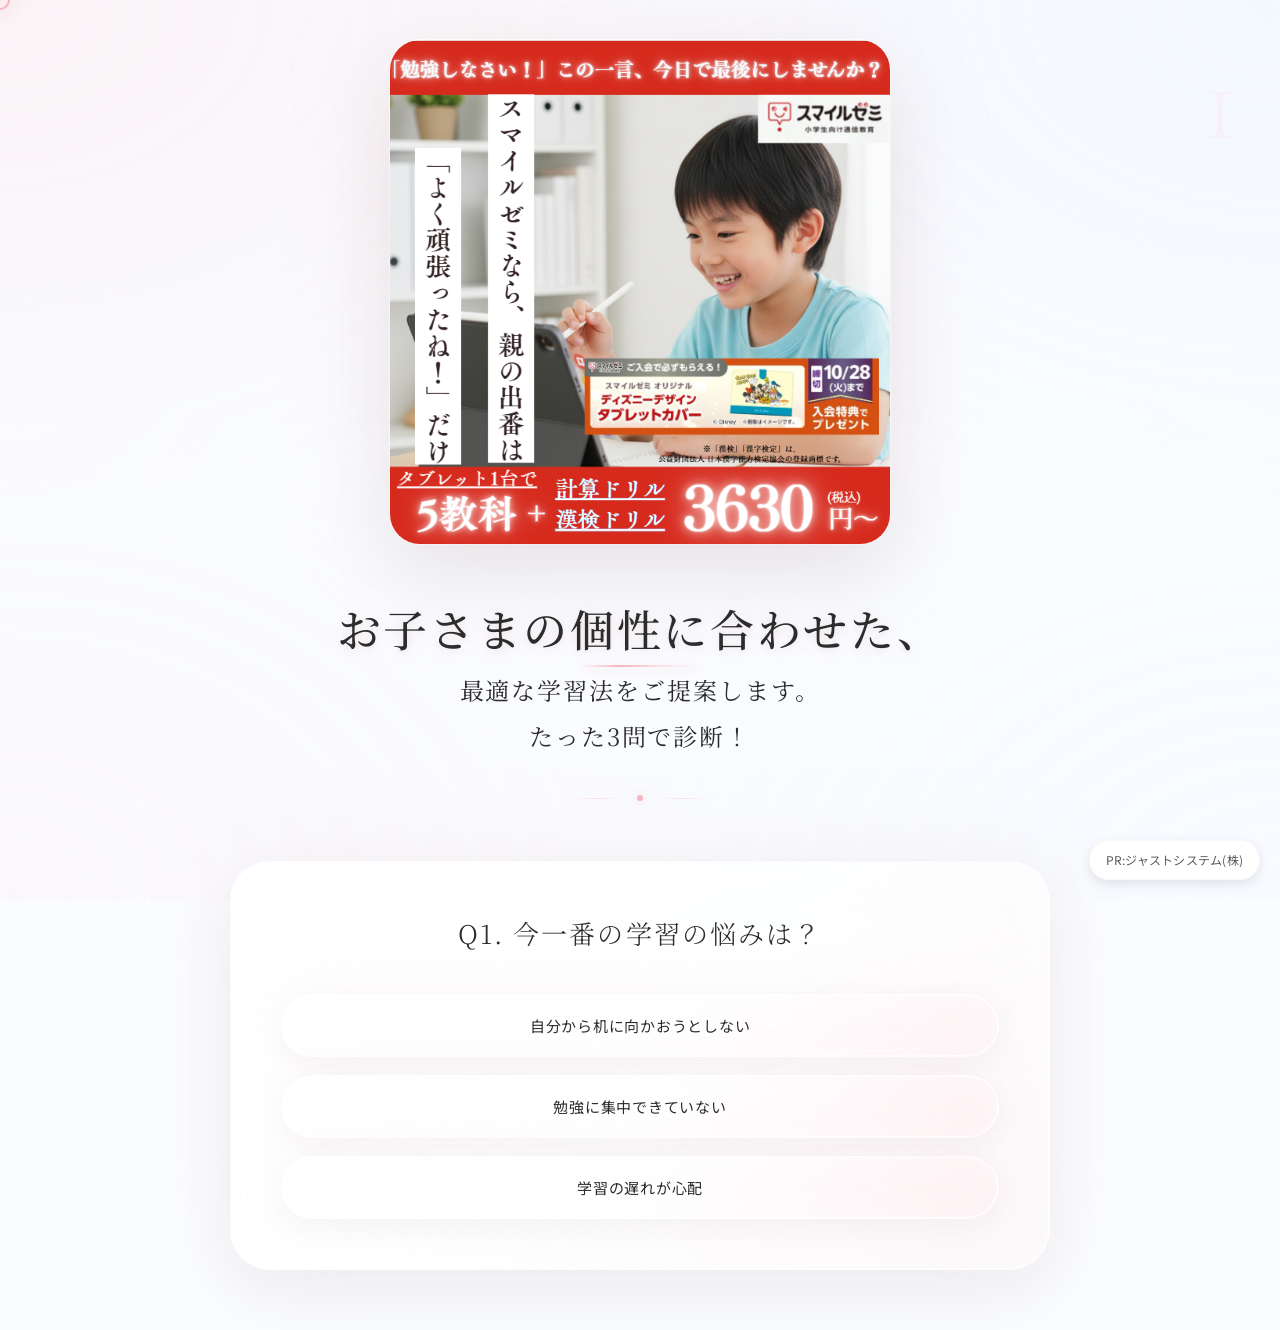
<file: xserver-upload/smile-zemi-1/index.html>
<!DOCTYPE html>
<html lang="ja">
<head>
    <meta charset="UTF-8">
    <meta name="viewport" content="width=device-width, initial-scale=1.0">
    <title>スマイルゼミ | わが子の「やる気スイッチ」、一緒に見つけませんか？</title>
    <link rel="stylesheet" href="../smile-zemi-common/styles.css">
    <link rel="preconnect" href="https://fonts.googleapis.com">
    <link rel="preconnect" href="https://fonts.gstatic.com" crossorigin>
    <link href="https://fonts.googleapis.com/css2?family=Cormorant+Garamond:wght@300;400;500;600&family=Noto+Serif+JP:wght@200;300;400;500&family=Noto+Sans+JP:wght@100;300;400;500;700&display=swap" rel="stylesheet">

    <!-- Meta Pixel Code -->
    <script>
    !function(f,b,e,v,n,t,s)
    {if(f.fbq)return;n=f.fbq=function(){n.callMethod?
    n.callMethod.apply(n,arguments):n.queue.push(arguments)};
    if(!f._fbq)f._fbq=n;n.push=n;n.loaded=!0;n.version='2.0';
    n.queue=[];t=b.createElement(e);t.async=!0;
    t.src=v;s=b.getElementsByTagName(e)[0];
    s.parentNode.insertBefore(t,s)}(window, document,'script',
    'https://connect.facebook.net/en_US/fbevents.js');
    fbq('init', '1067499045293329');
    fbq('track', 'PageView');
    </script>
    <noscript><img height="1" width="1" style="display:none"
    src="https://www.facebook.com/tr?id=1067499045293329&ev=PageView&noscript=1"
    /></noscript>
    <!-- End Meta Pixel Code -->
    <script>
    // smile-zemi-1 用の販売リンク
    const REDIRECT_URL = 'https://sf-system.jp/link.php?i=pi5vkn4dfnfo&m=mi41q4mbpxi9';
    </script>
</head>
<body>
    <div class="pr-label">PR:ジャストシステム(株)</div>
    <div id="app">
        <section id="section1" class="section active">
            <div class="container">
                <div class="main-visual">
                    <a href="https://sf-system.jp/link.php?i=pi5vkn4dfnfo&m=mi41q4mbpxi9" class="product-link" id="product-link" target="_blank" rel="noopener noreferrer">
                        <img src="../smile-zemi-common/public/new-product-screenshot.png" alt="スマイルゼミ タブレット学習" class="product-image">
                    </a>
                </div>
                <div class="main-copy-container">
                    <h1 class="main-copy">
                        <span class="copy-line1">お子さまの個性に合わせた、</span>
                        <span class="copy-line2">最適な学習法をご提案します。</span>
                        <span class="copy-line3">たった3問で診断！</span>
                    </h1>
                    <div class="copy-decoration">
                        <span class="deco-line"></span>
                        <span class="deco-dot"></span>
                        <span class="deco-line"></span>
                    </div>
                </div>
                <div class="question-area">
                    <h2 class="question-title">Q1. 今一番の学習の悩みは？</h2>
                    <div class="options">
                        <button class="option-button" data-answer="A" onclick="selectAnswer(1, 'A')">
                            <span class="option-label">自分から机に向かおうとしない</span>
                        </button>
                        <button class="option-button" data-answer="B" onclick="selectAnswer(1, 'B')">
                            <span class="option-label">勉強に集中できていない</span>
                        </button>
                        <button class="option-button" data-answer="C" onclick="selectAnswer(1, 'C')">
                            <span class="option-label">学習の遅れが心配</span>
                        </button>
                    </div>
                </div>
            </div>
        </section>

        <section id="section2" class="section">
            <div class="container">
                <div class="progress-bar">
                    <span class="progress-text">Q2 / 全3問</span>
                    <div class="progress-track">
                        <div class="progress-fill" style="width: 66.67%;"></div>
                    </div>
                </div>
                <div class="question-area">
                    <h2 class="question-title">Q2. 学習に求めることは？</h2>
                    <div class="options">
                        <button class="option-button" data-answer="A" onclick="selectAnswer(2, 'A')">
                            <span class="option-label">確かな学力と実績</span>
                        </button>
                        <button class="option-button" data-answer="B" onclick="selectAnswer(2, 'B')">
                            <span class="option-label">楽しく続けられること</span>
                        </button>
                        <button class="option-button" data-answer="C" onclick="selectAnswer(2, 'C')">
                            <span class="option-label">自ら学ぶ習慣</span>
                        </button>
                    </div>
                </div>
            </div>
        </section>

        <section id="section3" class="section">
            <div class="container">
                <div class="progress-bar">
                    <span class="progress-text">Q3 / 全3問</span>
                    <div class="progress-track">
                        <div class="progress-fill" style="width: 100%;"></div>
                    </div>
                </div>
                <div class="question-area">
                    <h2 class="question-title">Q3. 理想のお子さまの姿は？</h2>
                    <div class="options">
                        <button class="option-button" data-answer="A" onclick="selectAnswer(3, 'A')">
                            <span class="option-label">自信を持って得意を伸ばす</span>
                        </button>
                        <button class="option-button" data-answer="B" onclick="selectAnswer(3, 'B')">
                            <span class="option-label">学ぶ楽しさを知ってほしい</span>
                        </button>
                        <button class="option-button" data-answer="C" onclick="selectAnswer(3, 'C')">
                            <span class="option-label">自主的に意欲的に取り組む</span>
                        </button>
                    </div>
                </div>
            </div>
        </section>

        <section id="loading-section" class="section">
            <div class="container">
                <div class="loading-content">
                    <p class="thank-you">ありがとうございます。</p>
                    <p class="leading-text">では、そんなあなたへ...</p>
                    <div class="loading-animation">
                        <div class="ripple-container">
                            <div class="ripple"></div>
                            <div class="ripple"></div>
                            <div class="ripple"></div>
                        </div>
                    </div>
                    <p class="loading-text">最適なご提案を準備しています...</p>
                </div>
            </div>
        </section>
    </div>
    <script src="../smile-zemi-common/script.js"></script>
</body>
</html>
</file>
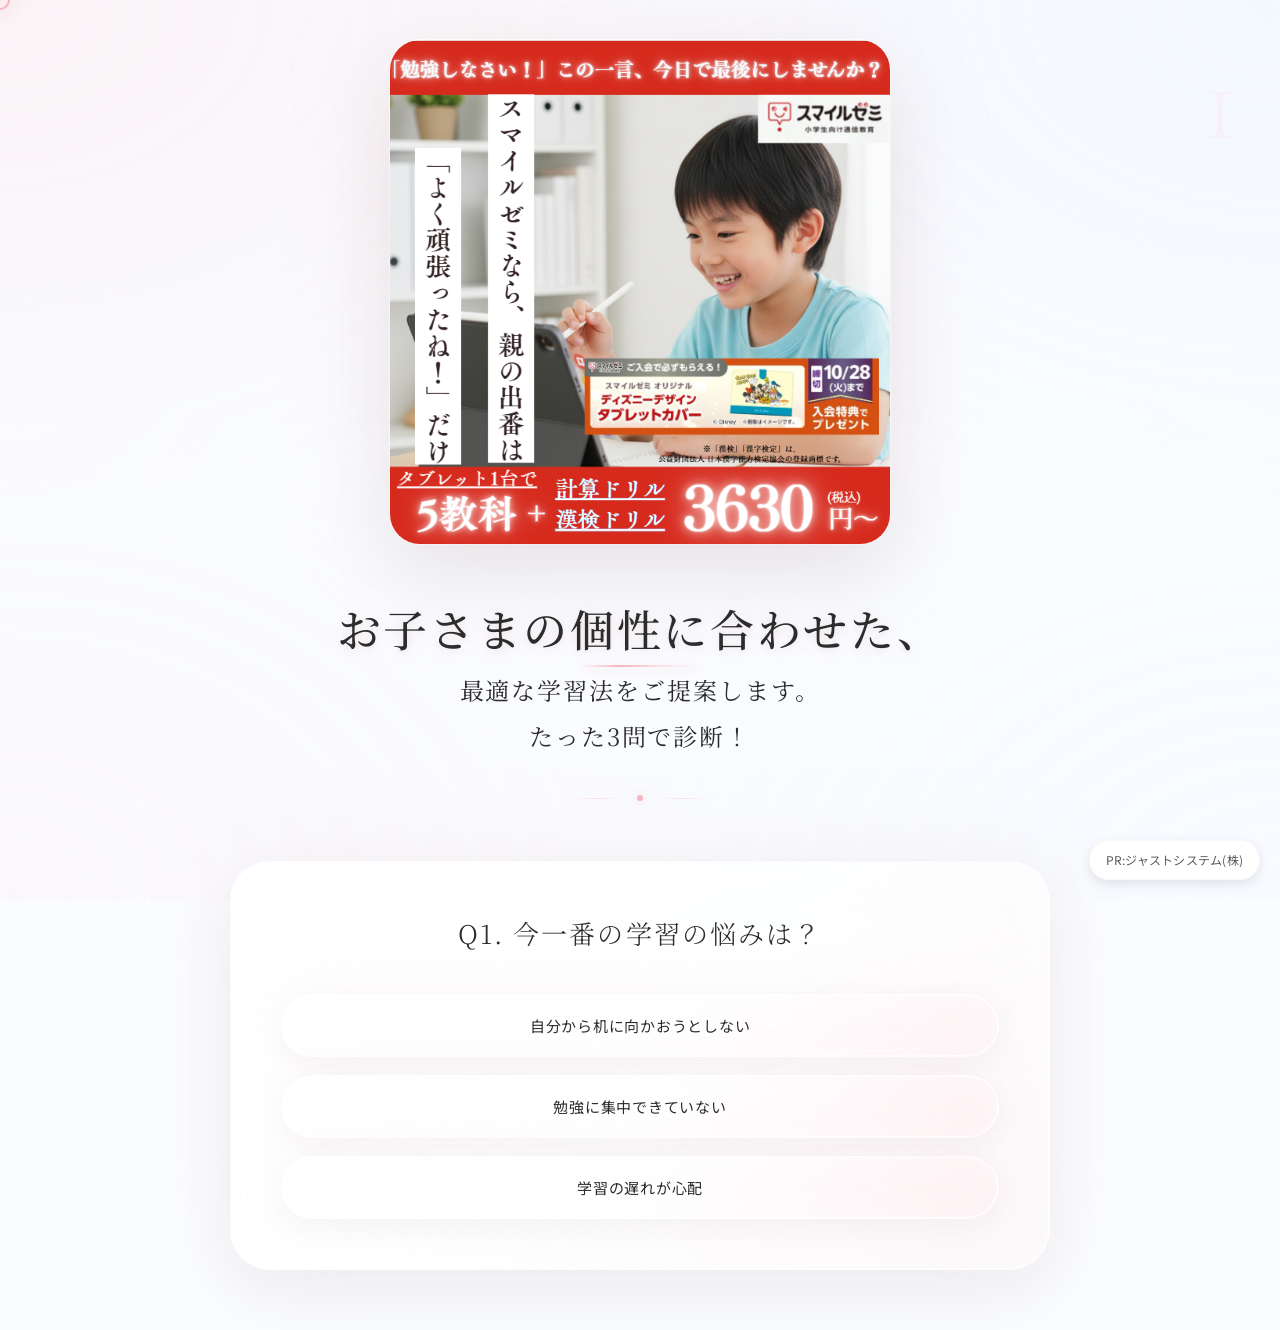
<file: xserver-upload/smile-zemi-2/index.html>
<!DOCTYPE html>
<html lang="ja">
<head>
    <meta charset="UTF-8">
    <meta name="viewport" content="width=device-width, initial-scale=1.0">
    <title>スマイルゼミ | わが子の「やる気スイッチ」、一緒に見つけませんか？</title>
    <link rel="stylesheet" href="../smile-zemi-common/styles.css">
    <link rel="preconnect" href="https://fonts.googleapis.com">
    <link rel="preconnect" href="https://fonts.gstatic.com" crossorigin>
    <link href="https://fonts.googleapis.com/css2?family=Cormorant+Garamond:wght@300;400;500;600&family=Noto+Serif+JP:wght@200;300;400;500&family=Noto+Sans+JP:wght@100;300;400;500;700&display=swap" rel="stylesheet">

    <!-- Meta Pixel Code -->
    <script>
    !function(f,b,e,v,n,t,s)
    {if(f.fbq)return;n=f.fbq=function(){n.callMethod?
    n.callMethod.apply(n,arguments):n.queue.push(arguments)};
    if(!f._fbq)f._fbq=n;n.push=n;n.loaded=!0;n.version='2.0';
    n.queue=[];t=b.createElement(e);t.async=!0;
    t.src=v;s=b.getElementsByTagName(e)[0];
    s.parentNode.insertBefore(t,s)}(window, document,'script',
    'https://connect.facebook.net/en_US/fbevents.js');
    fbq('init', '1067499045293329');
    fbq('track', 'PageView');
    </script>
    <noscript><img height="1" width="1" style="display:none"
    src="https://www.facebook.com/tr?id=1067499045293329&ev=PageView&noscript=1"
    /></noscript>
    <!-- End Meta Pixel Code -->
    <script>
    // smile-zemi-2 用の販売リンク
    const REDIRECT_URL = 'https://sf-system.jp/link.php?i=pi5vkn4dfnfo&m=mi6fo2rk9rpd';
    </script>
</head>
<body>
    <div class="pr-label">PR:ジャストシステム(株)</div>
    <div id="app">
        <section id="section1" class="section active">
            <div class="container">
                <div class="main-visual">
                    <a href="https://sf-system.jp/link.php?i=pi5vkn4dfnfo&m=mi6fo2rk9rpd" class="product-link" id="product-link" target="_blank" rel="noopener noreferrer">
                        <img src="../smile-zemi-common/public/new-product-screenshot.png" alt="スマイルゼミ タブレット学習" class="product-image">
                    </a>
                </div>
                <div class="main-copy-container">
                    <h1 class="main-copy">
                        <span class="copy-line1">お子さまの個性に合わせた、</span>
                        <span class="copy-line2">最適な学習法をご提案します。</span>
                        <span class="copy-line3">たった3問で診断！</span>
                    </h1>
                    <div class="copy-decoration">
                        <span class="deco-line"></span>
                        <span class="deco-dot"></span>
                        <span class="deco-line"></span>
                    </div>
                </div>
                <div class="question-area">
                    <h2 class="question-title">Q1. 今一番の学習の悩みは？</h2>
                    <div class="options">
                        <button class="option-button" data-answer="A" onclick="selectAnswer(1, 'A')">
                            <span class="option-label">自分から机に向かおうとしない</span>
                        </button>
                        <button class="option-button" data-answer="B" onclick="selectAnswer(1, 'B')">
                            <span class="option-label">勉強に集中できていない</span>
                        </button>
                        <button class="option-button" data-answer="C" onclick="selectAnswer(1, 'C')">
                            <span class="option-label">学習の遅れが心配</span>
                        </button>
                    </div>
                </div>
            </div>
        </section>

        <section id="section2" class="section">
            <div class="container">
                <div class="progress-bar">
                    <span class="progress-text">Q2 / 全3問</span>
                    <div class="progress-track">
                        <div class="progress-fill" style="width: 66.67%;"></div>
                    </div>
                </div>
                <div class="question-area">
                    <h2 class="question-title">Q2. 学習に求めることは？</h2>
                    <div class="options">
                        <button class="option-button" data-answer="A" onclick="selectAnswer(2, 'A')">
                            <span class="option-label">確かな学力と実績</span>
                        </button>
                        <button class="option-button" data-answer="B" onclick="selectAnswer(2, 'B')">
                            <span class="option-label">楽しく続けられること</span>
                        </button>
                        <button class="option-button" data-answer="C" onclick="selectAnswer(2, 'C')">
                            <span class="option-label">自ら学ぶ習慣</span>
                        </button>
                    </div>
                </div>
            </div>
        </section>

        <section id="section3" class="section">
            <div class="container">
                <div class="progress-bar">
                    <span class="progress-text">Q3 / 全3問</span>
                    <div class="progress-track">
                        <div class="progress-fill" style="width: 100%;"></div>
                    </div>
                </div>
                <div class="question-area">
                    <h2 class="question-title">Q3. 理想のお子さまの姿は？</h2>
                    <div class="options">
                        <button class="option-button" data-answer="A" onclick="selectAnswer(3, 'A')">
                            <span class="option-label">自信を持って得意を伸ばす</span>
                        </button>
                        <button class="option-button" data-answer="B" onclick="selectAnswer(3, 'B')">
                            <span class="option-label">学ぶ楽しさを知ってほしい</span>
                        </button>
                        <button class="option-button" data-answer="C" onclick="selectAnswer(3, 'C')">
                            <span class="option-label">自主的に意欲的に取り組む</span>
                        </button>
                    </div>
                </div>
            </div>
        </section>

        <section id="loading-section" class="section">
            <div class="container">
                <div class="loading-content">
                    <p class="thank-you">ありがとうございます。</p>
                    <p class="leading-text">では、そんなあなたへ...</p>
                    <div class="loading-animation">
                        <div class="ripple-container">
                            <div class="ripple"></div>
                            <div class="ripple"></div>
                            <div class="ripple"></div>
                        </div>
                    </div>
                    <p class="loading-text">最適なご提案を準備しています...</p>
                </div>
            </div>
        </section>
    </div>
    <script src="../smile-zemi-common/script.js"></script>
</body>
</html>
</file>
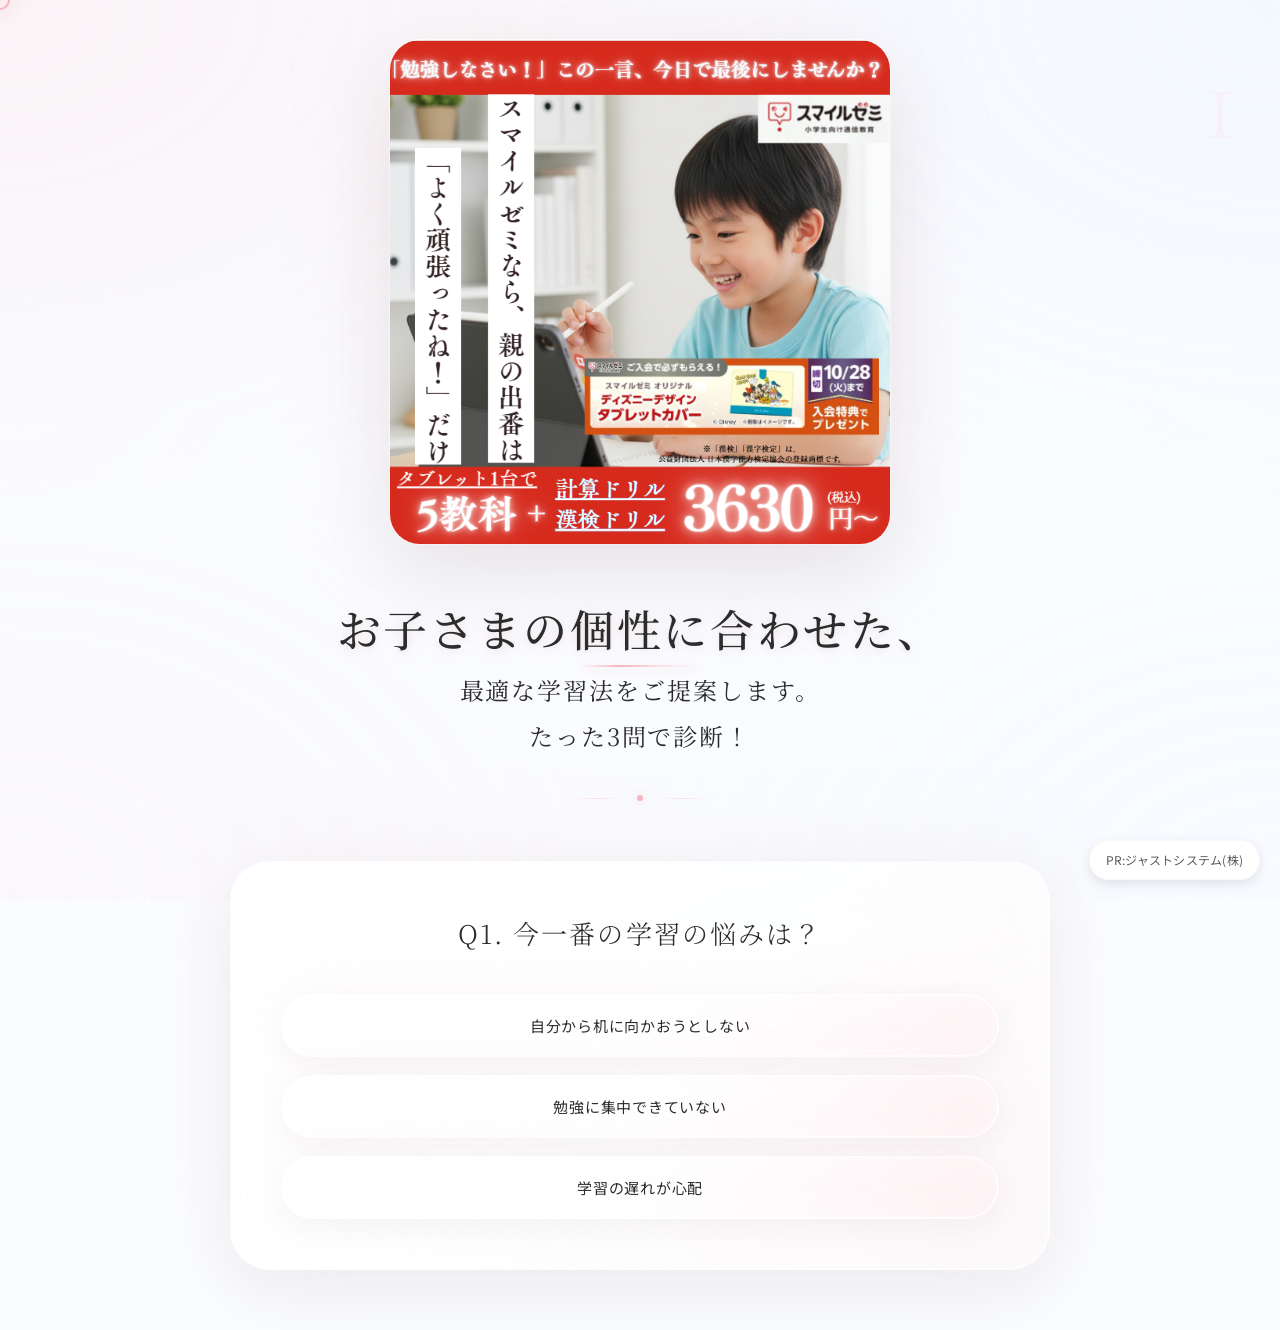
<file: xserver-upload/smile-zemi-3/index.html>
<!DOCTYPE html>
<html lang="ja">
<head>
    <meta charset="UTF-8">
    <meta name="viewport" content="width=device-width, initial-scale=1.0">
    <title>スマイルゼミ | わが子の「やる気スイッチ」、一緒に見つけませんか？</title>
    <link rel="stylesheet" href="../smile-zemi-common/styles.css">
    <link rel="preconnect" href="https://fonts.googleapis.com">
    <link rel="preconnect" href="https://fonts.gstatic.com" crossorigin>
    <link href="https://fonts.googleapis.com/css2?family=Cormorant+Garamond:wght@300;400;500;600&family=Noto+Serif+JP:wght@200;300;400;500&family=Noto+Sans+JP:wght@100;300;400;500;700&display=swap" rel="stylesheet">

    <!-- Meta Pixel Code -->
    <script>
    !function(f,b,e,v,n,t,s)
    {if(f.fbq)return;n=f.fbq=function(){n.callMethod?
    n.callMethod.apply(n,arguments):n.queue.push(arguments)};
    if(!f._fbq)f._fbq=n;n.push=n;n.loaded=!0;n.version='2.0';
    n.queue=[];t=b.createElement(e);t.async=!0;
    t.src=v;s=b.getElementsByTagName(e)[0];
    s.parentNode.insertBefore(t,s)}(window, document,'script',
    'https://connect.facebook.net/en_US/fbevents.js');
    fbq('init', '1067499045293329');
    fbq('track', 'PageView');
    </script>
    <noscript><img height="1" width="1" style="display:none"
    src="https://www.facebook.com/tr?id=1067499045293329&ev=PageView&noscript=1"
    /></noscript>
    <!-- End Meta Pixel Code -->
    <script>
    // smile-zemi-3 用の販売リンク
    const REDIRECT_URL = 'https://sf-system.jp/link.php?i=pi5vkn4dfnfo&m=mi6fo3bj5gfr';
    </script>
</head>
<body>
    <div class="pr-label">PR:ジャストシステム(株)</div>
    <div id="app">
        <section id="section1" class="section active">
            <div class="container">
                <div class="main-visual">
                    <a href="https://sf-system.jp/link.php?i=pi5vkn4dfnfo&m=mi6fo3bj5gfr" class="product-link" id="product-link" target="_blank" rel="noopener noreferrer">
                        <img src="../smile-zemi-common/public/new-product-screenshot.png" alt="スマイルゼミ タブレット学習" class="product-image">
                    </a>
                </div>
                <div class="main-copy-container">
                    <h1 class="main-copy">
                        <span class="copy-line1">お子さまの個性に合わせた、</span>
                        <span class="copy-line2">最適な学習法をご提案します。</span>
                        <span class="copy-line3">たった3問で診断！</span>
                    </h1>
                    <div class="copy-decoration">
                        <span class="deco-line"></span>
                        <span class="deco-dot"></span>
                        <span class="deco-line"></span>
                    </div>
                </div>
                <div class="question-area">
                    <h2 class="question-title">Q1. 今一番の学習の悩みは？</h2>
                    <div class="options">
                        <button class="option-button" data-answer="A" onclick="selectAnswer(1, 'A')">
                            <span class="option-label">自分から机に向かおうとしない</span>
                        </button>
                        <button class="option-button" data-answer="B" onclick="selectAnswer(1, 'B')">
                            <span class="option-label">勉強に集中できていない</span>
                        </button>
                        <button class="option-button" data-answer="C" onclick="selectAnswer(1, 'C')">
                            <span class="option-label">学習の遅れが心配</span>
                        </button>
                    </div>
                </div>
            </div>
        </section>

        <section id="section2" class="section">
            <div class="container">
                <div class="progress-bar">
                    <span class="progress-text">Q2 / 全3問</span>
                    <div class="progress-track">
                        <div class="progress-fill" style="width: 66.67%;"></div>
                    </div>
                </div>
                <div class="question-area">
                    <h2 class="question-title">Q2. 学習に求めることは？</h2>
                    <div class="options">
                        <button class="option-button" data-answer="A" onclick="selectAnswer(2, 'A')">
                            <span class="option-label">確かな学力と実績</span>
                        </button>
                        <button class="option-button" data-answer="B" onclick="selectAnswer(2, 'B')">
                            <span class="option-label">楽しく続けられること</span>
                        </button>
                        <button class="option-button" data-answer="C" onclick="selectAnswer(2, 'C')">
                            <span class="option-label">自ら学ぶ習慣</span>
                        </button>
                    </div>
                </div>
            </div>
        </section>

        <section id="section3" class="section">
            <div class="container">
                <div class="progress-bar">
                    <span class="progress-text">Q3 / 全3問</span>
                    <div class="progress-track">
                        <div class="progress-fill" style="width: 100%;"></div>
                    </div>
                </div>
                <div class="question-area">
                    <h2 class="question-title">Q3. 理想のお子さまの姿は？</h2>
                    <div class="options">
                        <button class="option-button" data-answer="A" onclick="selectAnswer(3, 'A')">
                            <span class="option-label">自信を持って得意を伸ばす</span>
                        </button>
                        <button class="option-button" data-answer="B" onclick="selectAnswer(3, 'B')">
                            <span class="option-label">学ぶ楽しさを知ってほしい</span>
                        </button>
                        <button class="option-button" data-answer="C" onclick="selectAnswer(3, 'C')">
                            <span class="option-label">自主的に意欲的に取り組む</span>
                        </button>
                    </div>
                </div>
            </div>
        </section>

        <section id="loading-section" class="section">
            <div class="container">
                <div class="loading-content">
                    <p class="thank-you">ありがとうございます。</p>
                    <p class="leading-text">では、そんなあなたへ...</p>
                    <div class="loading-animation">
                        <div class="ripple-container">
                            <div class="ripple"></div>
                            <div class="ripple"></div>
                            <div class="ripple"></div>
                        </div>
                    </div>
                    <p class="loading-text">最適なご提案を準備しています...</p>
                </div>
            </div>
        </section>
    </div>
    <script src="../smile-zemi-common/script.js"></script>
</body>
</html>
</file>
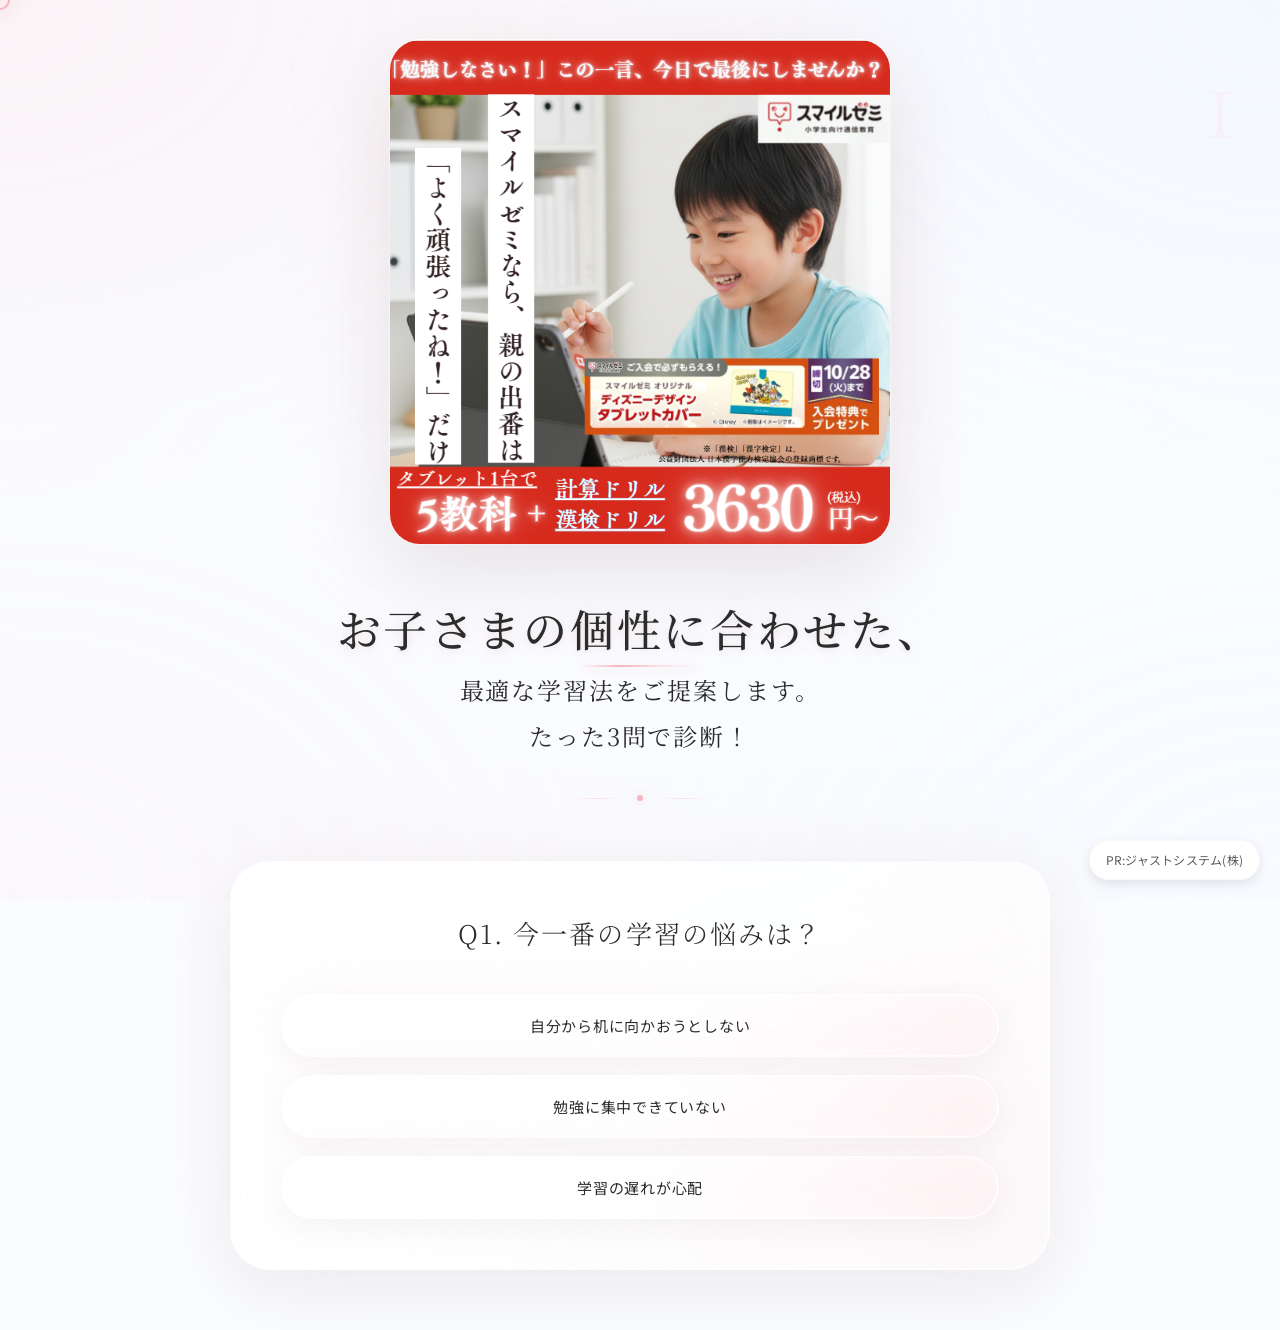
<file: xserver-upload/smile-zemi-4/index.html>
<!DOCTYPE html>
<html lang="ja">
<head>
    <meta charset="UTF-8">
    <meta name="viewport" content="width=device-width, initial-scale=1.0">
    <title>スマイルゼミ | わが子の「やる気スイッチ」、一緒に見つけませんか？</title>
    <link rel="stylesheet" href="../smile-zemi-common/styles.css">
    <link rel="preconnect" href="https://fonts.googleapis.com">
    <link rel="preconnect" href="https://fonts.gstatic.com" crossorigin>
    <link href="https://fonts.googleapis.com/css2?family=Cormorant+Garamond:wght@300;400;500;600&family=Noto+Serif+JP:wght@200;300;400;500&family=Noto+Sans+JP:wght@100;300;400;500;700&display=swap" rel="stylesheet">

    <!-- Meta Pixel Code -->
    <script>
    !function(f,b,e,v,n,t,s)
    {if(f.fbq)return;n=f.fbq=function(){n.callMethod?
    n.callMethod.apply(n,arguments):n.queue.push(arguments)};
    if(!f._fbq)f._fbq=n;n.push=n;n.loaded=!0;n.version='2.0';
    n.queue=[];t=b.createElement(e);t.async=!0;
    t.src=v;s=b.getElementsByTagName(e)[0];
    s.parentNode.insertBefore(t,s)}(window, document,'script',
    'https://connect.facebook.net/en_US/fbevents.js');
    fbq('init', '1067499045293329');
    fbq('track', 'PageView');
    </script>
    <noscript><img height="1" width="1" style="display:none"
    src="https://www.facebook.com/tr?id=1067499045293329&ev=PageView&noscript=1"
    /></noscript>
    <!-- End Meta Pixel Code -->
    <script>
    // smile-zemi-4 用の販売リンク
    const REDIRECT_URL = 'https://sf-system.jp/link.php?i=pi5vkn4dfnfo&m=mi6fo3sxn5jm';
    </script>
</head>
<body>
    <div class="pr-label">PR:ジャストシステム(株)</div>
    <div id="app">
        <section id="section1" class="section active">
            <div class="container">
                <div class="main-visual">
                    <a href="https://sf-system.jp/link.php?i=pi5vkn4dfnfo&m=mi6fo3sxn5jm" class="product-link" id="product-link" target="_blank" rel="noopener noreferrer">
                        <img src="../smile-zemi-common/public/new-product-screenshot.png" alt="スマイルゼミ タブレット学習" class="product-image">
                    </a>
                </div>
                <div class="main-copy-container">
                    <h1 class="main-copy">
                        <span class="copy-line1">お子さまの個性に合わせた、</span>
                        <span class="copy-line2">最適な学習法をご提案します。</span>
                        <span class="copy-line3">たった3問で診断！</span>
                    </h1>
                    <div class="copy-decoration">
                        <span class="deco-line"></span>
                        <span class="deco-dot"></span>
                        <span class="deco-line"></span>
                    </div>
                </div>
                <div class="question-area">
                    <h2 class="question-title">Q1. 今一番の学習の悩みは？</h2>
                    <div class="options">
                        <button class="option-button" data-answer="A" onclick="selectAnswer(1, 'A')">
                            <span class="option-label">自分から机に向かおうとしない</span>
                        </button>
                        <button class="option-button" data-answer="B" onclick="selectAnswer(1, 'B')">
                            <span class="option-label">勉強に集中できていない</span>
                        </button>
                        <button class="option-button" data-answer="C" onclick="selectAnswer(1, 'C')">
                            <span class="option-label">学習の遅れが心配</span>
                        </button>
                    </div>
                </div>
            </div>
        </section>

        <section id="section2" class="section">
            <div class="container">
                <div class="progress-bar">
                    <span class="progress-text">Q2 / 全3問</span>
                    <div class="progress-track">
                        <div class="progress-fill" style="width: 66.67%;"></div>
                    </div>
                </div>
                <div class="question-area">
                    <h2 class="question-title">Q2. 学習に求めることは？</h2>
                    <div class="options">
                        <button class="option-button" data-answer="A" onclick="selectAnswer(2, 'A')">
                            <span class="option-label">確かな学力と実績</span>
                        </button>
                        <button class="option-button" data-answer="B" onclick="selectAnswer(2, 'B')">
                            <span class="option-label">楽しく続けられること</span>
                        </button>
                        <button class="option-button" data-answer="C" onclick="selectAnswer(2, 'C')">
                            <span class="option-label">自ら学ぶ習慣</span>
                        </button>
                    </div>
                </div>
            </div>
        </section>

        <section id="section3" class="section">
            <div class="container">
                <div class="progress-bar">
                    <span class="progress-text">Q3 / 全3問</span>
                    <div class="progress-track">
                        <div class="progress-fill" style="width: 100%;"></div>
                    </div>
                </div>
                <div class="question-area">
                    <h2 class="question-title">Q3. 理想のお子さまの姿は？</h2>
                    <div class="options">
                        <button class="option-button" data-answer="A" onclick="selectAnswer(3, 'A')">
                            <span class="option-label">自信を持って得意を伸ばす</span>
                        </button>
                        <button class="option-button" data-answer="B" onclick="selectAnswer(3, 'B')">
                            <span class="option-label">学ぶ楽しさを知ってほしい</span>
                        </button>
                        <button class="option-button" data-answer="C" onclick="selectAnswer(3, 'C')">
                            <span class="option-label">自主的に意欲的に取り組む</span>
                        </button>
                    </div>
                </div>
            </div>
        </section>

        <section id="loading-section" class="section">
            <div class="container">
                <div class="loading-content">
                    <p class="thank-you">ありがとうございます。</p>
                    <p class="leading-text">では、そんなあなたへ...</p>
                    <div class="loading-animation">
                        <div class="ripple-container">
                            <div class="ripple"></div>
                            <div class="ripple"></div>
                            <div class="ripple"></div>
                        </div>
                    </div>
                    <p class="loading-text">最適なご提案を準備しています...</p>
                </div>
            </div>
        </section>
    </div>
    <script src="../smile-zemi-common/script.js"></script>
</body>
</html>
</file>
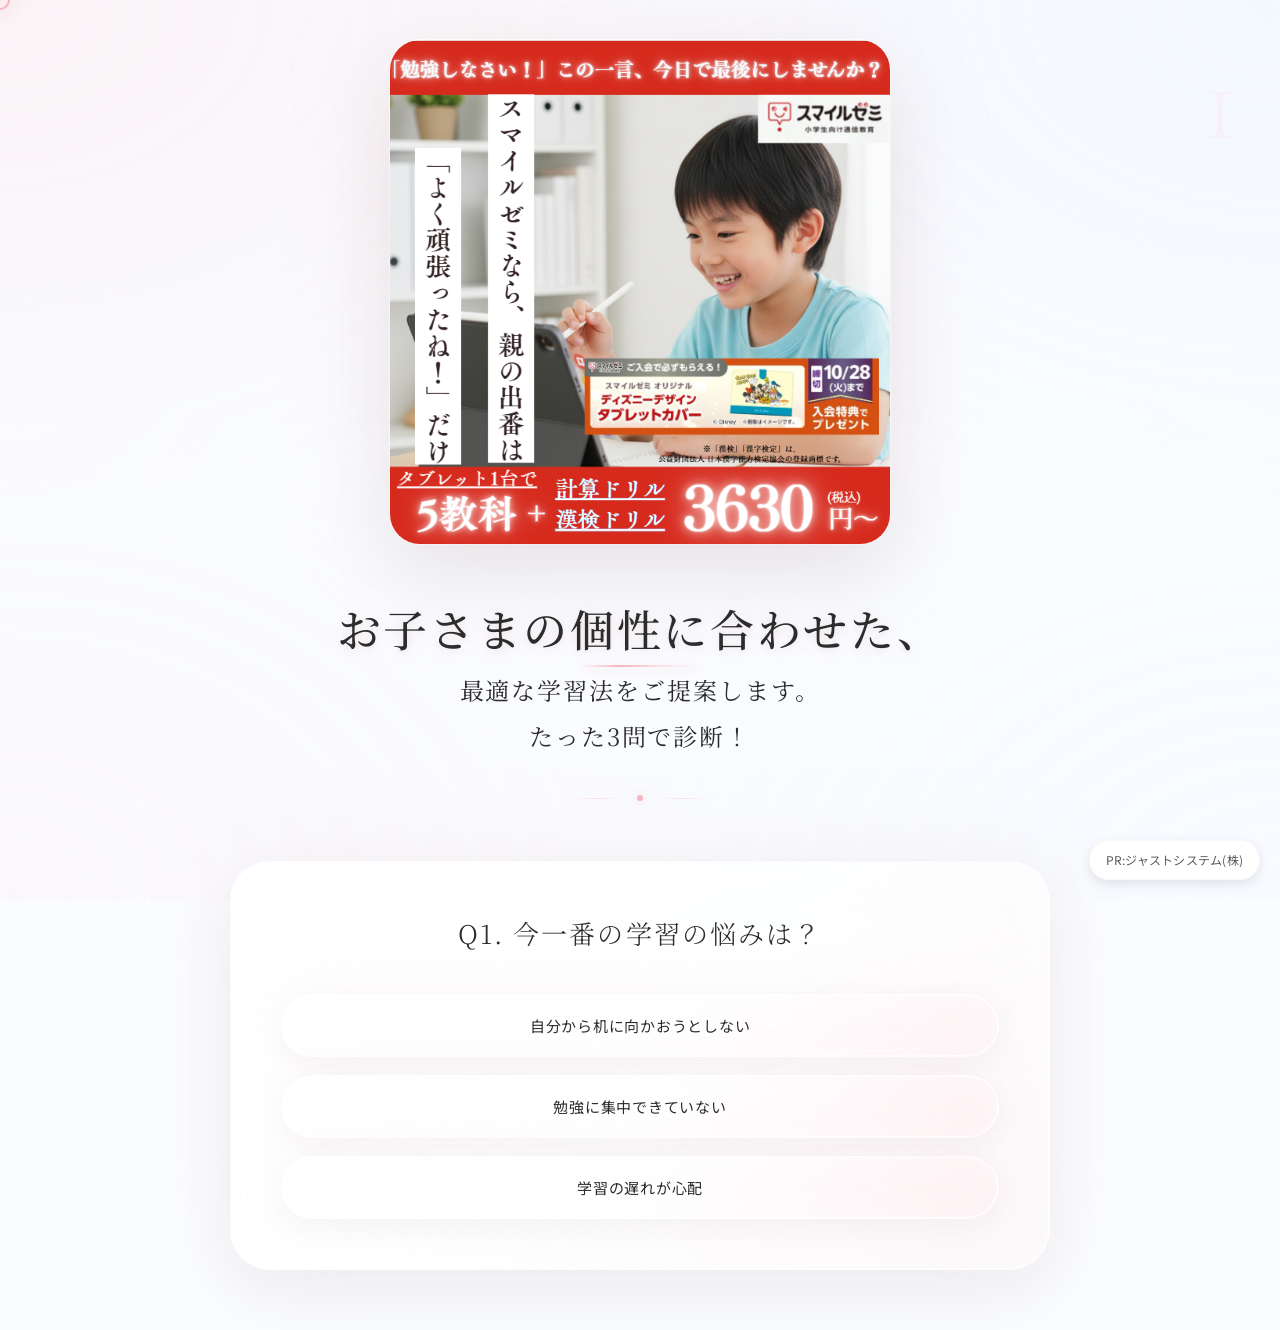
<file: xserver-upload/smile-zemi-5/index.html>
<!DOCTYPE html>
<html lang="ja">
<head>
    <meta charset="UTF-8">
    <meta name="viewport" content="width=device-width, initial-scale=1.0">
    <title>スマイルゼミ | わが子の「やる気スイッチ」、一緒に見つけませんか？</title>
    <link rel="stylesheet" href="../smile-zemi-common-new/styles.css">
    <link rel="preconnect" href="https://fonts.googleapis.com">
    <link rel="preconnect" href="https://fonts.gstatic.com" crossorigin>
    <link href="https://fonts.googleapis.com/css2?family=Cormorant+Garamond:wght@300;400;500;600&family=Noto+Serif+JP:wght@200;300;400;500&family=Noto+Sans+JP:wght@100;300;400;500;700&display=swap" rel="stylesheet">

    <!-- Meta Pixel Code -->
    <script>
    !function(f,b,e,v,n,t,s)
    {if(f.fbq)return;n=f.fbq=function(){n.callMethod?
    n.callMethod.apply(n,arguments):n.queue.push(arguments)};
    if(!f._fbq)f._fbq=n;n.push=n;n.loaded=!0;n.version='2.0';
    n.queue=[];t=b.createElement(e);t.async=!0;
    t.src=v;s=b.getElementsByTagName(e)[0];
    s.parentNode.insertBefore(t,s)}(window, document,'script',
    'https://connect.facebook.net/en_US/fbevents.js');
    fbq('init', '1067499045293329');
    fbq('track', 'PageView');
    </script>
    <noscript><img height="1" width="1" style="display:none"
    src="https://www.facebook.com/tr?id=1067499045293329&ev=PageView&noscript=1"
    /></noscript>
    <!-- End Meta Pixel Code -->
    <script>
    // smile-zemi-5 用の販売リンク
    const REDIRECT_URL = 'https://sf-system.jp/link.php?i=pi5vkn4dfnfo&m=mi41ruivpeep';
    </script>
</head>
<body>
    <div class="pr-label">PR:ジャストシステム(株)</div>
    <div id="app">
        <section id="section1" class="section active">
            <div class="container">
                <div class="main-visual">
                    <a href="https://sf-system.jp/link.php?i=pi5vkn4dfnfo&m=mi41ruivpeep" class="product-link" id="product-link" target="_blank" rel="noopener noreferrer">
                        <img src="../smile-zemi-common-new/public/new-product-screenshot.png" alt="スマイルゼミ タブレット学習" class="product-image">
                    </a>
                </div>
                <div class="main-copy-container">
                    <h1 class="main-copy">
                        <span class="copy-line1">お子さまの個性に合わせた、</span>
                        <span class="copy-line2">最適な学習法をご提案します。</span>
                        <span class="copy-line3">たった3問で診断！</span>
                    </h1>
                    <div class="copy-decoration">
                        <span class="deco-line"></span>
                        <span class="deco-dot"></span>
                        <span class="deco-line"></span>
                    </div>
                </div>
                <div class="question-area">
                    <h2 class="question-title">Q1. 今一番の学習の悩みは？</h2>
                    <div class="options">
                        <button class="option-button" data-answer="A" onclick="selectAnswer(1, 'A')">
                            <span class="option-label">自分から机に向かおうとしない</span>
                        </button>
                        <button class="option-button" data-answer="B" onclick="selectAnswer(1, 'B')">
                            <span class="option-label">勉強に集中できていない</span>
                        </button>
                        <button class="option-button" data-answer="C" onclick="selectAnswer(1, 'C')">
                            <span class="option-label">学習の遅れが心配</span>
                        </button>
                    </div>
                </div>
            </div>
        </section>

        <section id="section2" class="section">
            <div class="container">
                <div class="progress-bar">
                    <span class="progress-text">Q2 / 全3問</span>
                    <div class="progress-track">
                        <div class="progress-fill" style="width: 66.67%;"></div>
                    </div>
                </div>
                <div class="question-area">
                    <h2 class="question-title">Q2. 学習に求めることは？</h2>
                    <div class="options">
                        <button class="option-button" data-answer="A" onclick="selectAnswer(2, 'A')">
                            <span class="option-label">確かな学力と実績</span>
                        </button>
                        <button class="option-button" data-answer="B" onclick="selectAnswer(2, 'B')">
                            <span class="option-label">楽しく続けられること</span>
                        </button>
                        <button class="option-button" data-answer="C" onclick="selectAnswer(2, 'C')">
                            <span class="option-label">自ら学ぶ習慣</span>
                        </button>
                    </div>
                </div>
            </div>
        </section>

        <section id="section3" class="section">
            <div class="container">
                <div class="progress-bar">
                    <span class="progress-text">Q3 / 全3問</span>
                    <div class="progress-track">
                        <div class="progress-fill" style="width: 100%;"></div>
                    </div>
                </div>
                <div class="question-area">
                    <h2 class="question-title">Q3. 理想のお子さまの姿は？</h2>
                    <div class="options">
                        <button class="option-button" data-answer="A" onclick="selectAnswer(3, 'A')">
                            <span class="option-label">自信を持って得意を伸ばす</span>
                        </button>
                        <button class="option-button" data-answer="B" onclick="selectAnswer(3, 'B')">
                            <span class="option-label">学ぶ楽しさを知ってほしい</span>
                        </button>
                        <button class="option-button" data-answer="C" onclick="selectAnswer(3, 'C')">
                            <span class="option-label">自主的に意欲的に取り組む</span>
                        </button>
                    </div>
                </div>
            </div>
        </section>

        <section id="loading-section" class="section">
            <div class="container">
                <div class="loading-content">
                    <p class="thank-you">ありがとうございます。</p>
                    <p class="leading-text">では、そんなあなたへ...</p>
                    <div class="loading-animation">
                        <div class="ripple-container">
                            <div class="ripple"></div>
                            <div class="ripple"></div>
                            <div class="ripple"></div>
                        </div>
                    </div>
                    <p class="loading-text">最適なご提案を準備しています...</p>
                </div>
            </div>
        </section>
    </div>
    <script src="../smile-zemi-common-new/script.js"></script>
</body>
</html>
</file>
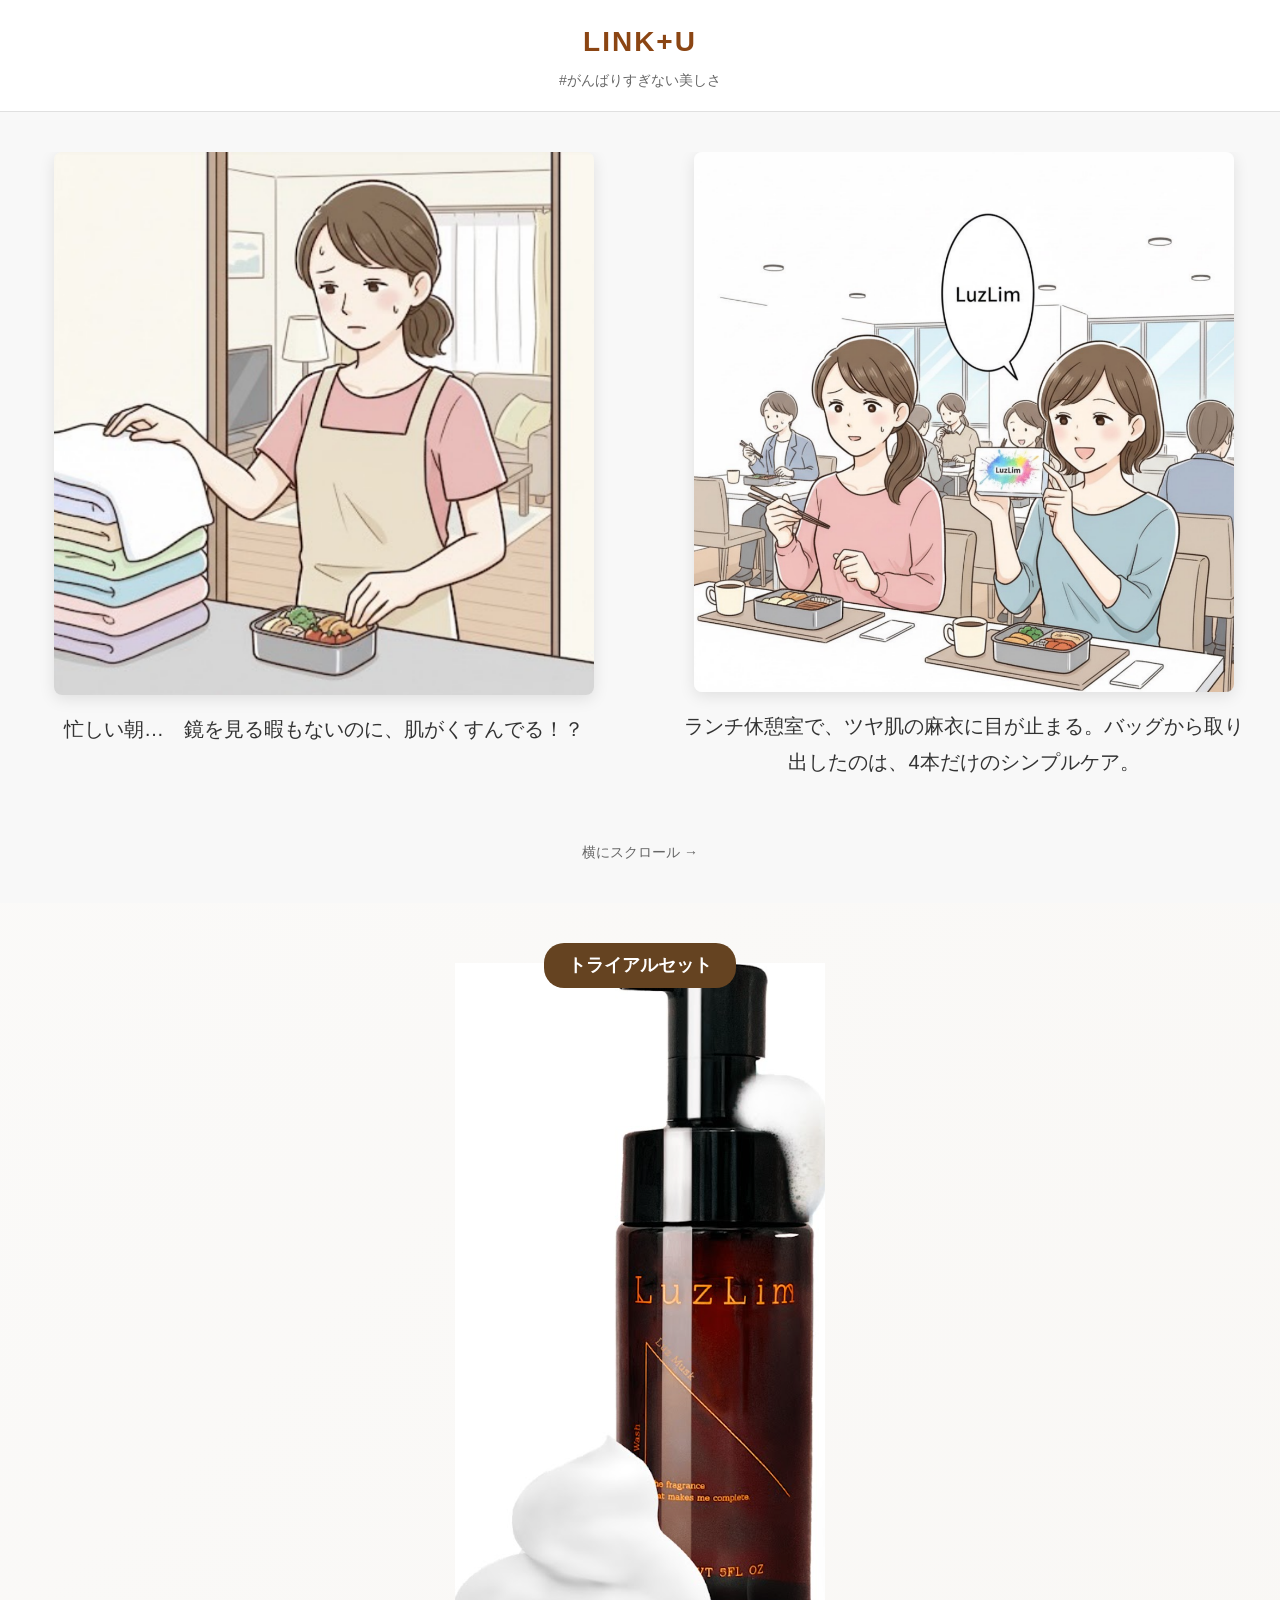
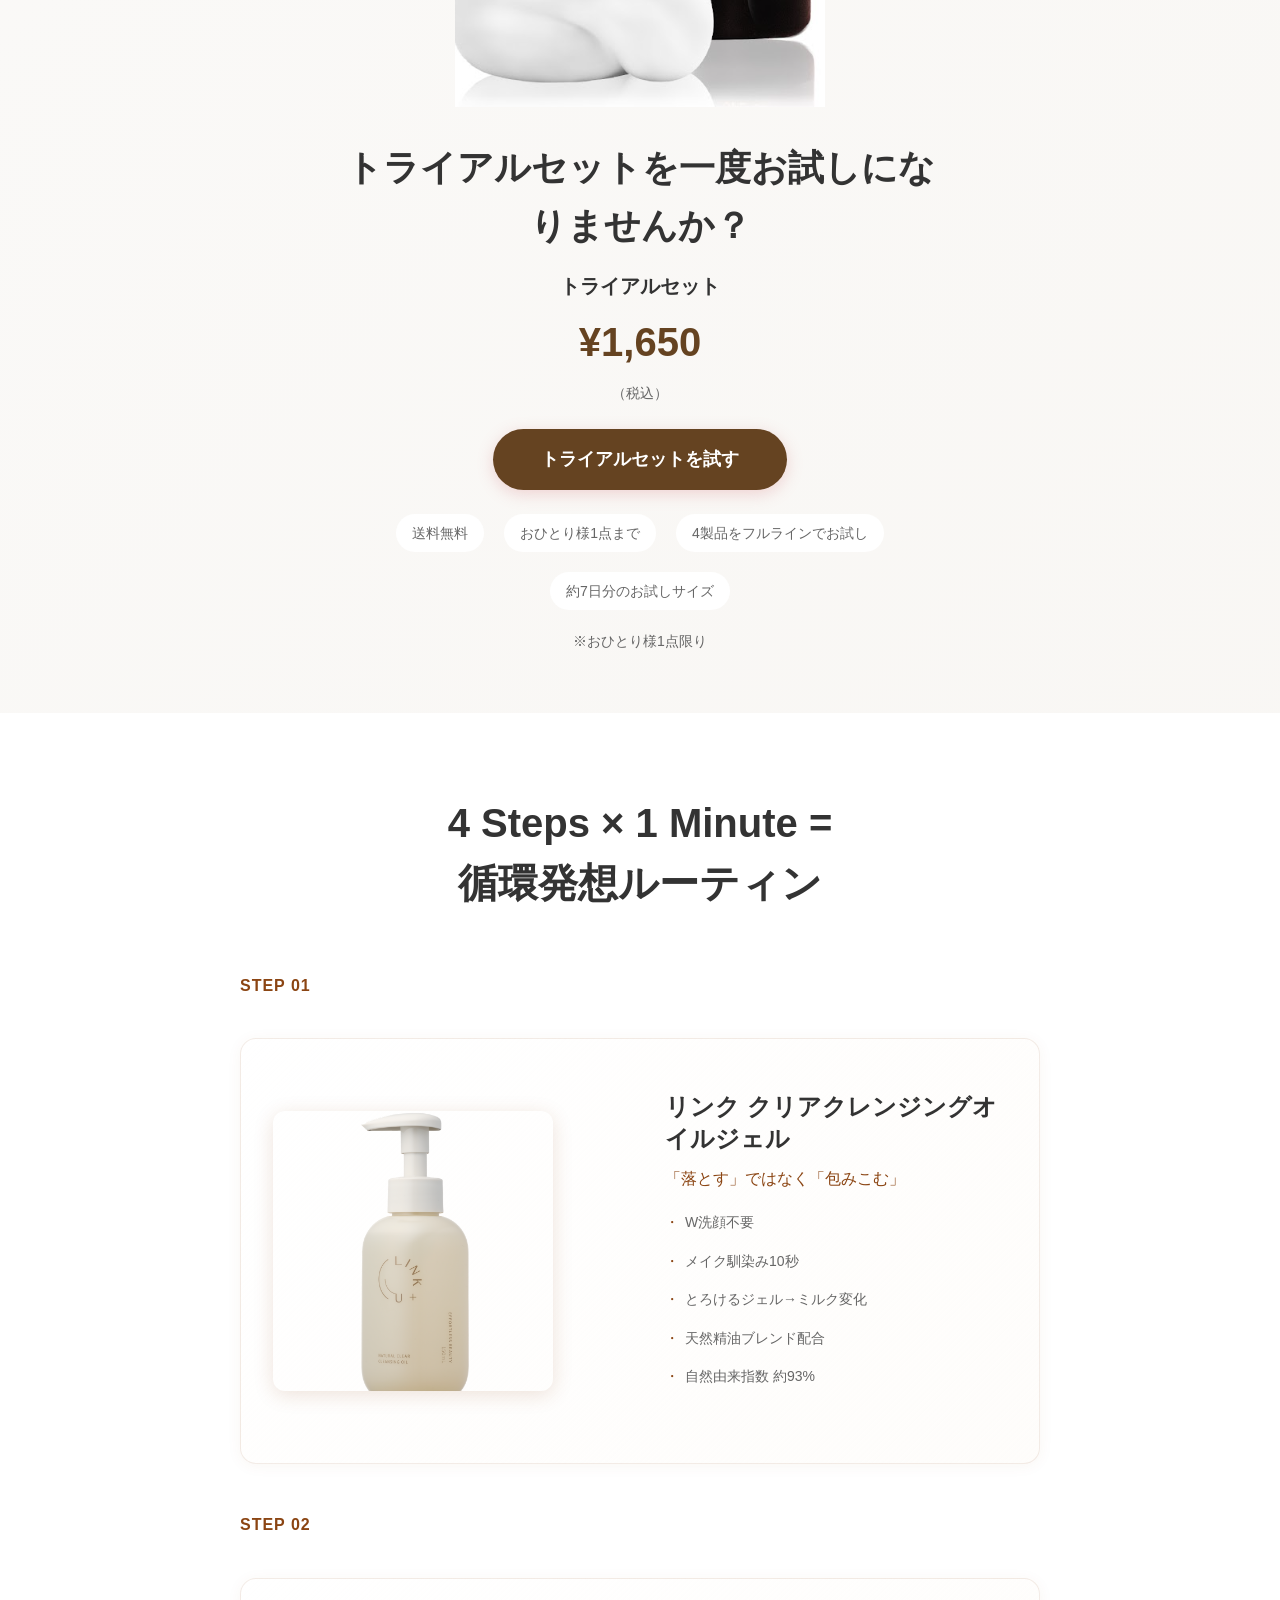
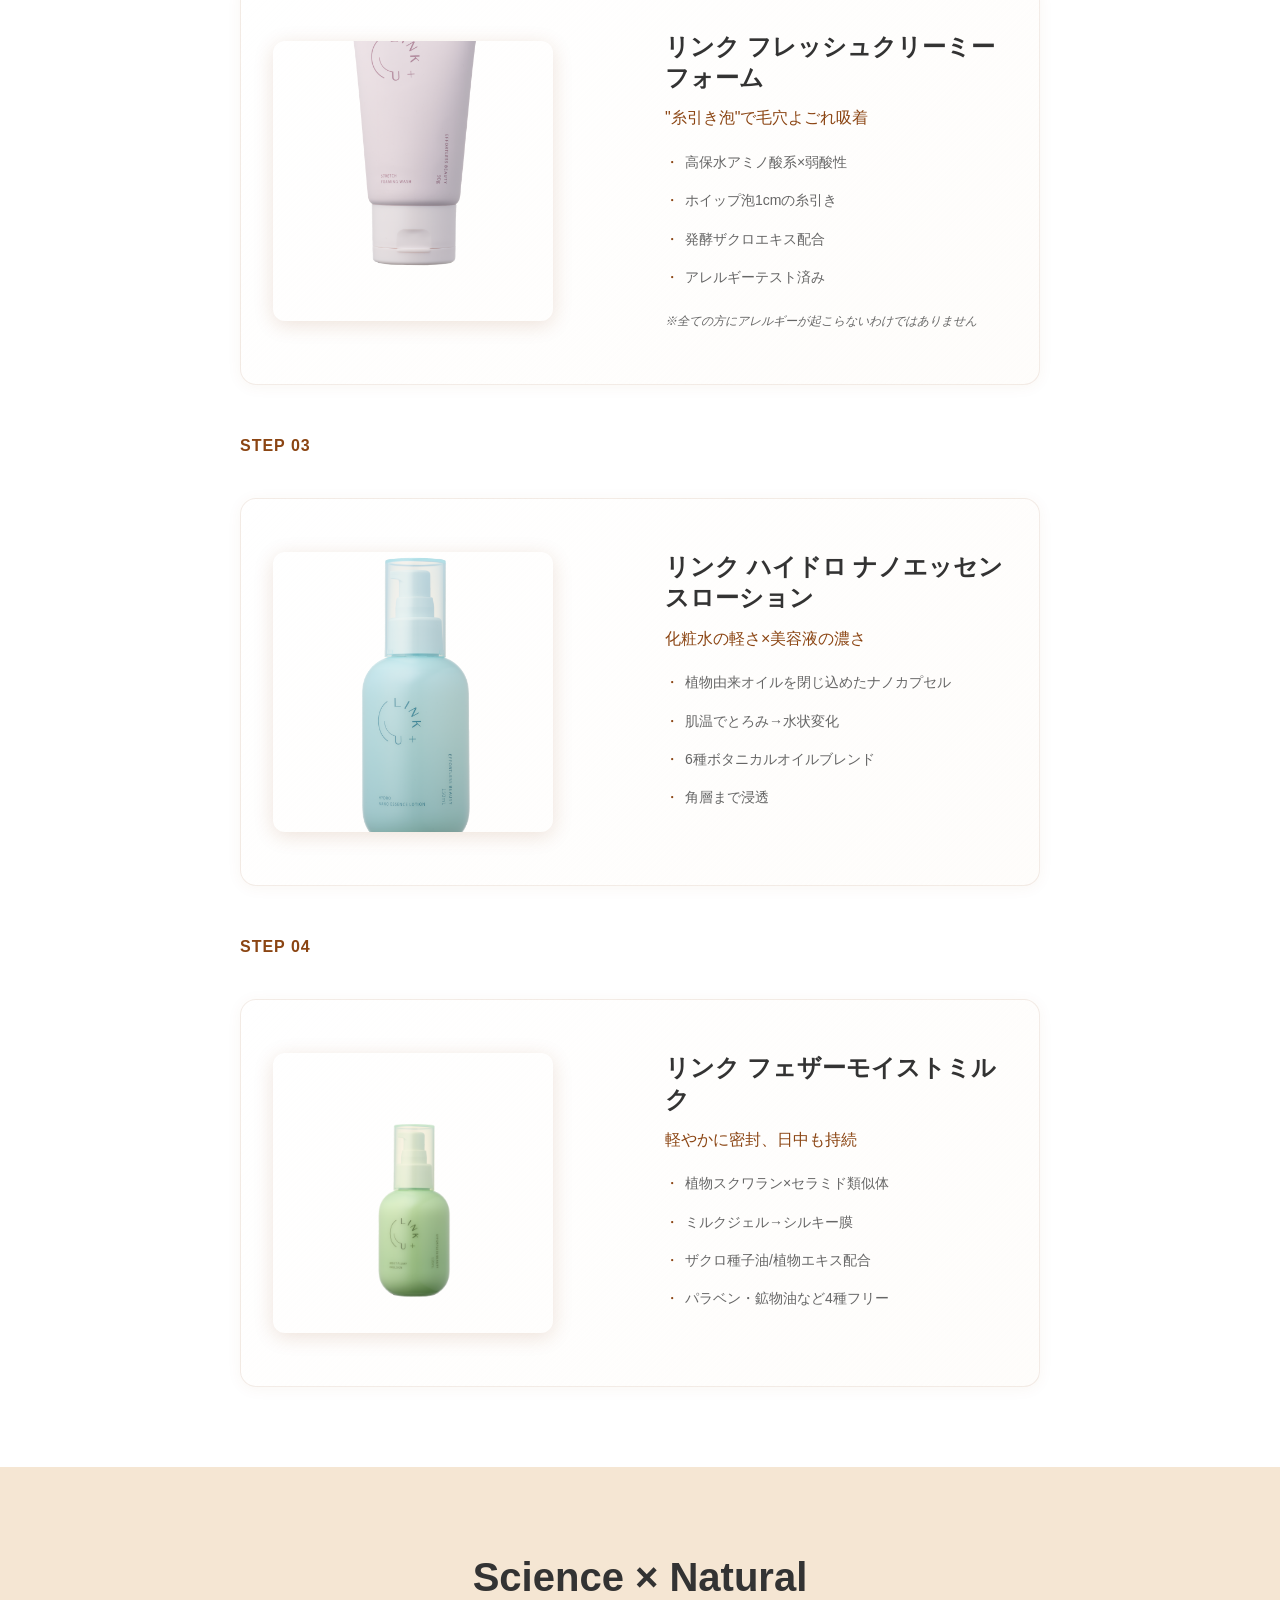
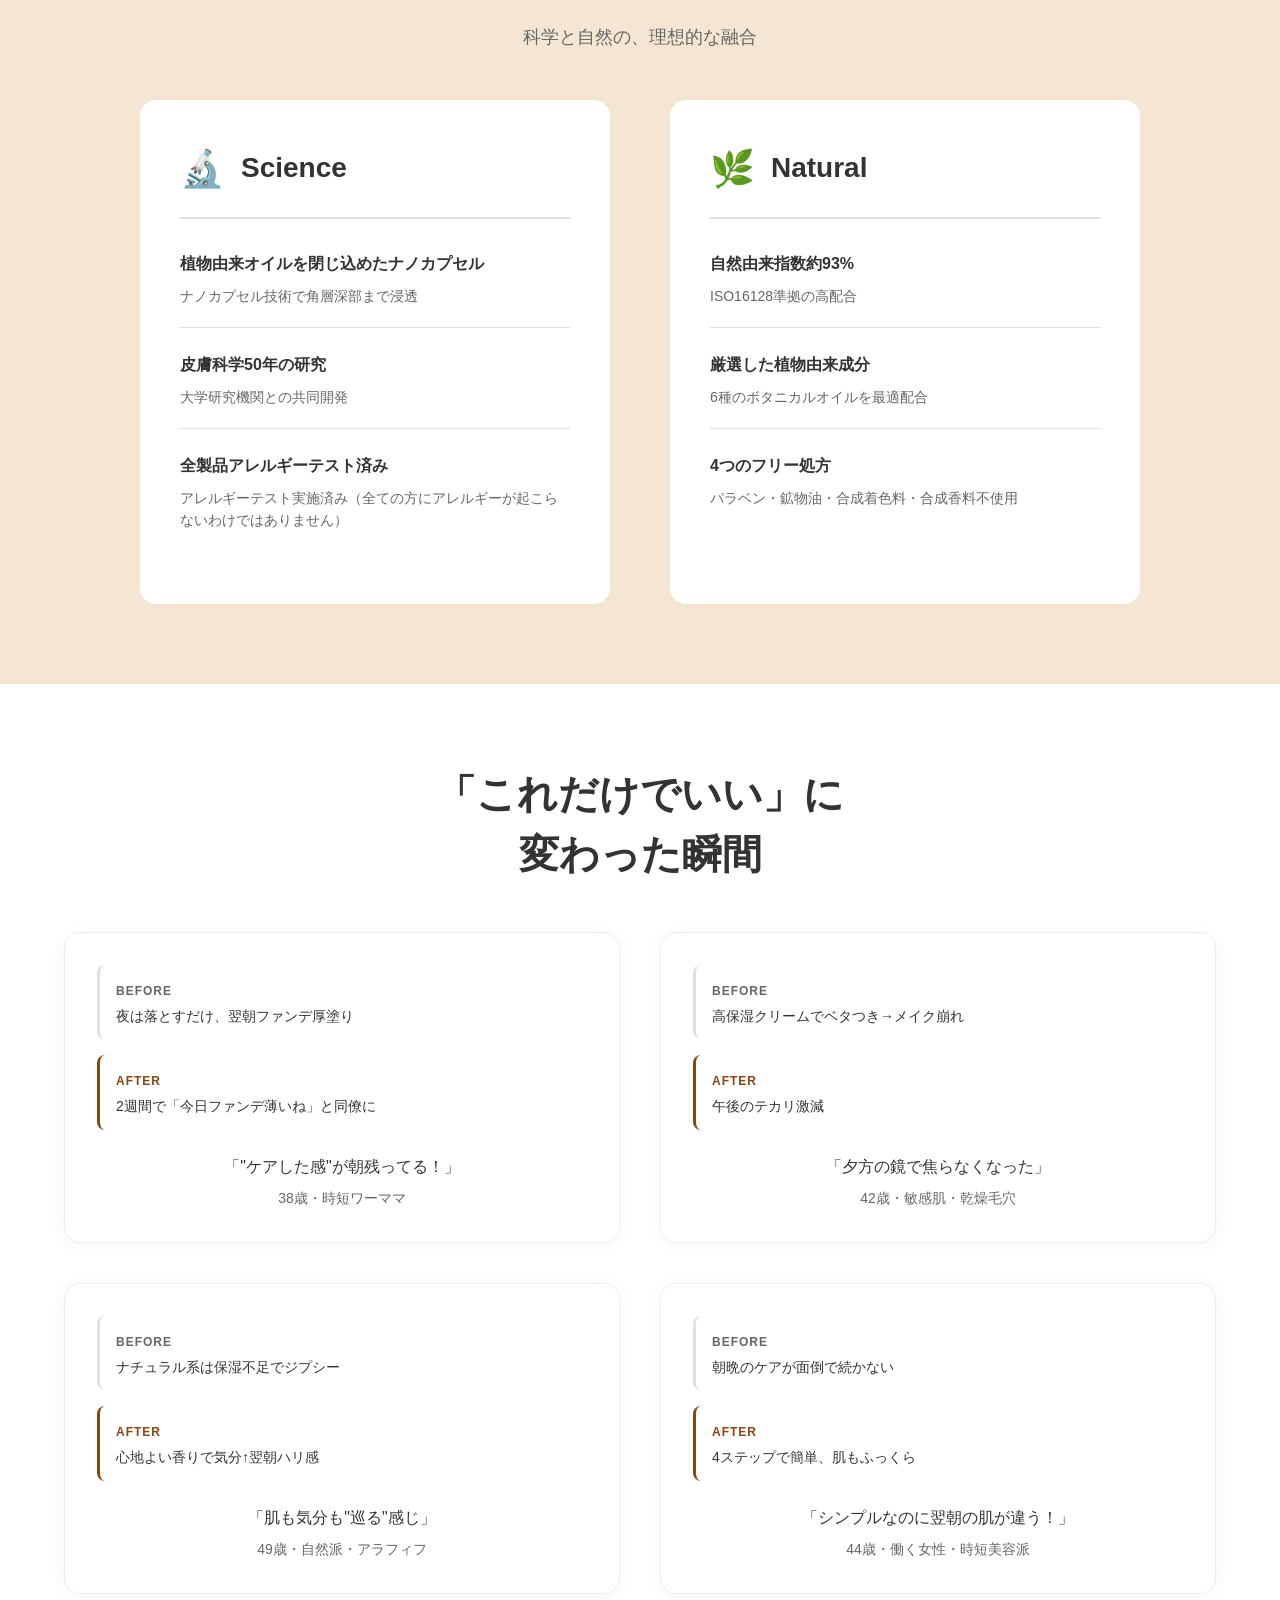
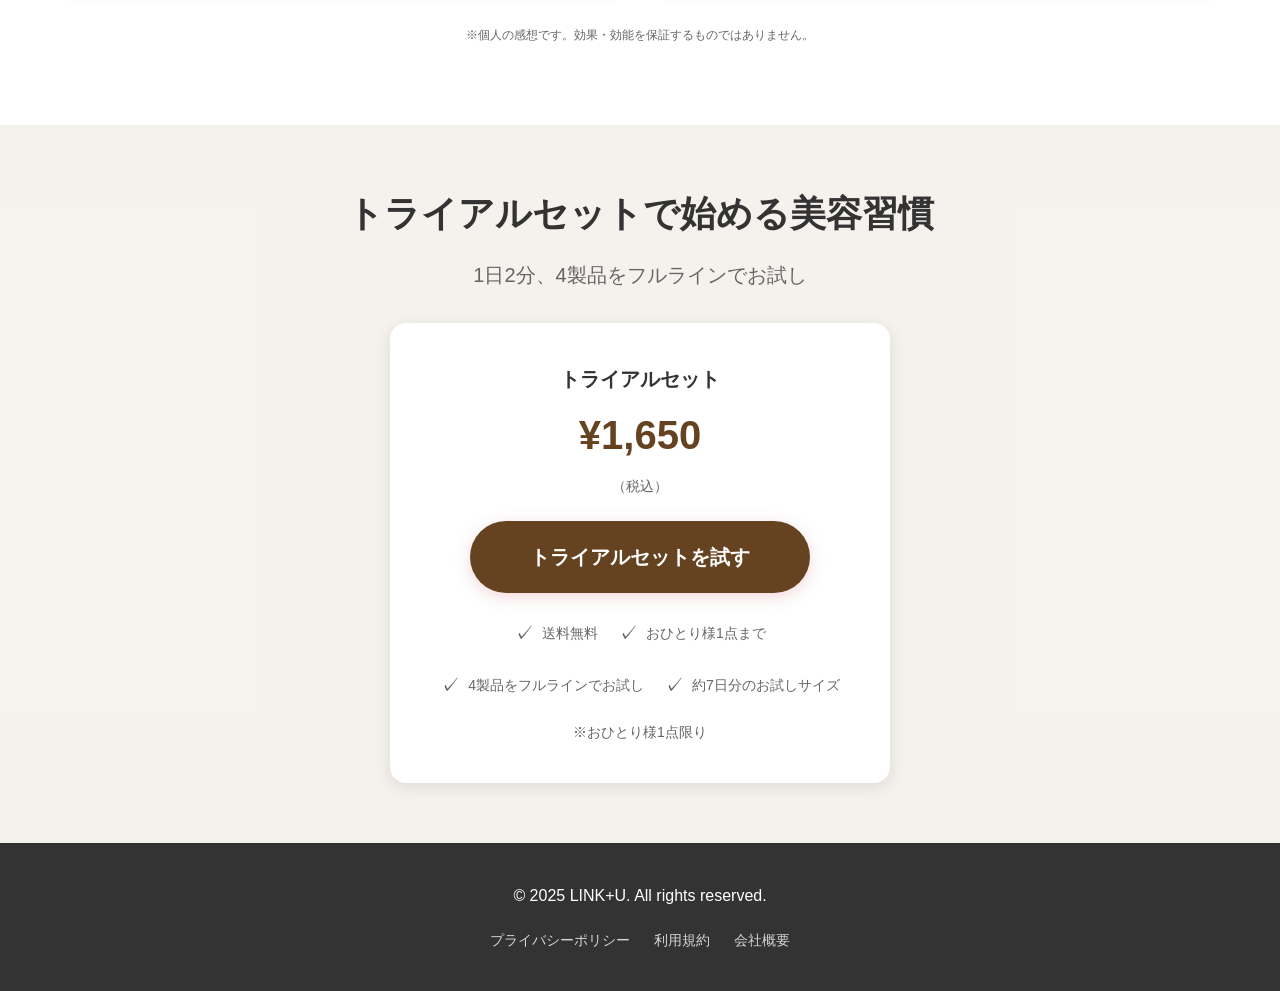
<file: manga-jivl.vercel.app/index-2.html>
<!doctype html>
<html lang="ja">
  
<!-- Mirrored from manga-jivl.vercel.app/privacy by HTTrack Website Copier/3.x [XR&CO'2014], Fri, 05 Sep 2025 06:02:43 GMT -->
<!-- Added by HTTrack --><meta http-equiv="content-type" content="text/html;charset=utf-8" /><!-- /Added by HTTrack -->
<head>
    <meta charset="UTF-8" />
    <meta name="viewport" content="width=device-width, initial-scale=1.0" />
    <title>LINK+U - がんばりすぎない美しさ | 1日2分の新習慣</title>
    <meta name="description" content="忙しいあなたへ。たった4本、1日2分で輝くツヤ肌へ。初回52%OFFで始められる、シンプルスキンケア。">
    
    <!-- OGP -->
    <meta property="og:title" content="LINK+U - がんばりすぎない美しさ">
    <meta property="og:description" content="忙しいあなたへ。たった4本、1日2分で輝くツヤ肌へ。">
    <meta property="og:type" content="website">
    
    
    <!-- Google Analytics -->
    <script async src="https://www.googletagmanager.com/gtag/js?id=GA_MEASUREMENT_ID"></script>
    <script>
      window.dataLayer = window.dataLayer || [];
      function gtag(){dataLayer.push(arguments);}
      gtag('js', new Date());
      gtag('config', 'GA_MEASUREMENT_ID');
    </script>
    
    <script type="module" crossorigin src="assets/index-U9MFb4ym.js"></script>
    <link rel="stylesheet" crossorigin href="assets/index-C6Zq50ZD.css">
  </head>
  <body>
    <div id="app">
      <!-- ヘッダー -->
      <header class="header">
        <div class="container">
          <h1 class="logo">LINK+U</h1>
          <p class="tagline">#がんばりすぎない美しさ</p>
        </div>
      </header>

      <!-- 漫画ビューワー -->
      <section class="comic-viewer">
        <div class="comic-container">
          <figure class="comic-scene">
            <img src="manga/01.png" alt="忙しい朝の彩花" loading="lazy" />
            <figcaption>
              <p class="narration">忙しい朝…　鏡を見る暇もないのに、肌がくすんでる！？</p>
            </figcaption>
          </figure>

          <figure class="comic-scene">
            <img src="manga/02.png" alt="ランチ休憩室で麻衣と出会う" loading="lazy" />
            <figcaption>
              <p class="narration">ランチ休憩室で、ツヤ肌の麻衣に目が止まる。バッグから取り出したのは、4本だけのシンプルケア。</p>
            </figcaption>
          </figure>

          <figure class="comic-scene">
            <img src="manga/04.png" alt="翌朝ツヤ肌実感" loading="lazy" />
            <figcaption>
              <p class="narration">とろけるクレンジングがメイクになじむ。1分58秒でケア完了！</p>
            </figcaption>
          </figure>

          <figure class="comic-scene">
            <img src="manga/03.png" alt="自宅でお試し" loading="lazy" />
            <figcaption>
              <p class="narration">翌朝、鏡の中の私が輝いてる。ファンデ薄くても自信のツヤ肌！</p>
            </figcaption>
          </figure>

          <figure class="comic-scene">
            <img src="manga/05.png" alt="決めカット" loading="lazy" />
            <figcaption>
              <p class="narration">たった4本、1日2分。#がんばりすぎない美しさ</p>
            </figcaption>
          </figure>
        </div>
        
        <!-- スクロールインジケーター（PC用） -->
        <div class="scroll-indicator desktop-only">
          <span>横にスクロール →</span>
        </div>
      </section>

      <!-- CTA（初回） -->
      <section class="cta-section primary">
        <div class="container">
          <div class="cta-content">
            <img src="products/link%2bu_KV_1206_small.jpg" alt="LINK+U 商品セット" class="product-image" loading="lazy">
            <div class="offer-badge">トライアルセット</div>
            <h2>トライアルセットを一度お試しになりませんか？</h2>
            <p class="price">
              <span class="trial-label">トライアルセット</span>
              <span class="special">¥1,650</span>
              <span class="tax">（税込）</span>
            </p>
            <a href="https://ac-ld.catsys.jp/35cdb41fDc62db0D/cl/?bId=d69VVc9e" class="cta-button" data-ga-event="cta_click" data-ga-label="top">
              トライアルセットを試す
            </a>
            <ul class="benefits">
              <li>送料無料</li>
              <li>おひとり様1点まで</li>
              <li>4製品をフルラインでお試し</li>
              <li>約7日分のお試しサイズ</li>
            </ul>
            <p class="limit-notice">※おひとり様1点限り</p>
          </div>
        </div>
      </section>

      <!-- 商品説明 -->
      <section class="products-section">
        <div class="container">
          <div class="routine-header">
            <h2 class="section-title">4 Steps × 1 Minute =<br>循環発想ルーティン</h2>
          </div>
          
          <div class="products-detail">
            <article class="product-step">
              <div class="step-number">STEP 01</div>
              <div class="product-content">
                <img src="products/%e3%82%af%e3%83%ac%e3%83%b3%e3%82%b8%e3%83%b3%e3%82%b0.png" alt="リンク クリアクレンジングオイルジェル" loading="lazy">
                <div class="product-info">
                  <h3>リンク クリアクレンジングオイルジェル</h3>
                  <p class="product-concept">「落とす」ではなく「包みこむ」</p>
                  <ul class="product-features">
                    <li>W洗顔不要</li>
                    <li>メイク馴染み10秒</li>
                    <li>とろけるジェル→ミルク変化</li>
                    <li>天然精油ブレンド配合</li>
                    <li>自然由来指数 約93%</li>
                  </ul>
                </div>
              </div>
            </article>

            <article class="product-step">
              <div class="step-number">STEP 02</div>
              <div class="product-content">
                <img src="products/%e6%b4%97%e9%a1%94.png" alt="リンク フレッシュクリーミーフォーム" loading="lazy">
                <div class="product-info">
                  <h3>リンク フレッシュクリーミーフォーム</h3>
                  <p class="product-concept">"糸引き泡"で毛穴よごれ吸着</p>
                  <ul class="product-features">
                    <li>高保水アミノ酸系×弱酸性</li>
                    <li>ホイップ泡1cmの糸引き</li>
                    <li>発酵ザクロエキス配合</li>
                    <li>アレルギーテスト済み</li>
                  </ul>
                  <p class="product-note">※全ての方にアレルギーが起こらないわけではありません</p>
                </div>
              </div>
            </article>

            <article class="product-step">
              <div class="step-number">STEP 03</div>
              <div class="product-content">
                <img src="products/%e5%8c%96%e7%b2%a7%e6%b6%b2.png" alt="リンク ハイドロ ナノエッセンスローション" loading="lazy">
                <div class="product-info">
                  <h3>リンク ハイドロ ナノエッセンスローション</h3>
                  <p class="product-concept">化粧水の軽さ×美容液の濃さ</p>
                  <ul class="product-features">
                    <li>植物由来オイルを閉じ込めたナノカプセル</li>
                    <li>肌温でとろみ→水状変化</li>
                    <li>6種ボタニカルオイルブレンド</li>
                    <li>角層まで浸透</li>
                  </ul>
                </div>
              </div>
            </article>

            <article class="product-step">
              <div class="step-number">STEP 04</div>
              <div class="product-content">
                <img src="products/%e4%b9%b3%e6%b6%b2.png" alt="リンク フェザーモイストミルク" loading="lazy">
                <div class="product-info">
                  <h3>リンク フェザーモイストミルク</h3>
                  <p class="product-concept">軽やかに密封、日中も持続</p>
                  <ul class="product-features">
                    <li>植物スクワラン×セラミド類似体</li>
                    <li>ミルクジェル→シルキー膜</li>
                    <li>ザクロ種子油/植物エキス配合</li>
                    <li>パラベン・鉱物油など4種フリー</li>
                  </ul>
                </div>
              </div>
            </article>
          </div>
        </div>
      </section>

      <!-- Science × Natural -->
      <section class="science-section">
        <div class="container">
          <h2 class="section-title">Science × Natural</h2>
          <p class="section-subtitle">科学と自然の、理想的な融合</p>
          
          <div class="science-natural-grid">
            <div class="science-column">
              <div class="column-header">
                <span class="column-icon">🔬</span>
                <h3>Science</h3>
              </div>
              <ul class="feature-items">
                <li>
                  <h4>植物由来オイルを閉じ込めたナノカプセル</h4>
                  <p>ナノカプセル技術で角層深部まで浸透</p>
                </li>
                <li>
                  <h4>皮膚科学50年の研究</h4>
                  <p>大学研究機関との共同開発</p>
                </li>
                <li>
                  <h4>全製品アレルギーテスト済み</h4>
                  <p>アレルギーテスト実施済み（全ての方にアレルギーが起こらないわけではありません）</p>
                </li>
              </ul>
            </div>
            
            <div class="natural-column">
              <div class="column-header">
                <span class="column-icon">🌿</span>
                <h3>Natural</h3>
              </div>
              <ul class="feature-items">
                <li>
                  <h4>自然由来指数約93%</h4>
                  <p>ISO16128準拠の高配合</p>
                </li>
                <li>
                  <h4>厳選した植物由来成分</h4>
                  <p>6種のボタニカルオイルを最適配合</p>
                </li>
                <li>
                  <h4>4つのフリー処方</h4>
                  <p>パラベン・鉱物油・合成着色料・合成香料不使用</p>
                </li>
              </ul>
            </div>
          </div>
        </div>
      </section>

      <!-- お客様の声 -->
      <section class="testimonials-section">
        <div class="container">
          <h2 class="section-title">「これだけでいい」に<br>変わった瞬間</h2>
          
          <div class="testimonials-grid">
            <article class="testimonial-card">
              <div class="before-after">
                <div class="before">
                  <span class="label">Before</span>
                  <p>夜は落とすだけ、翌朝ファンデ厚塗り</p>
                </div>
                <div class="after">
                  <span class="label">After</span>
                  <p>2週間で「今日ファンデ薄いね」と同僚に</p>
                </div>
              </div>
              <div class="user-info">
                <p class="comment">「"ケアした感"が朝残ってる！」</p>
                <p class="profile">38歳・時短ワーママ</p>
              </div>
            </article>

            <article class="testimonial-card">
              <div class="before-after">
                <div class="before">
                  <span class="label">Before</span>
                  <p>高保湿クリームでベタつき→メイク崩れ</p>
                </div>
                <div class="after">
                  <span class="label">After</span>
                  <p>午後のテカリ激減</p>
                </div>
              </div>
              <div class="user-info">
                <p class="comment">「夕方の鏡で焦らなくなった」</p>
                <p class="profile">42歳・敏感肌・乾燥毛穴</p>
              </div>
            </article>

            <article class="testimonial-card">
              <div class="before-after">
                <div class="before">
                  <span class="label">Before</span>
                  <p>ナチュラル系は保湿不足でジプシー</p>
                </div>
                <div class="after">
                  <span class="label">After</span>
                  <p>心地よい香りで気分↑翌朝ハリ感</p>
                </div>
              </div>
              <div class="user-info">
                <p class="comment">「肌も気分も"巡る"感じ」</p>
                <p class="profile">49歳・自然派・アラフィフ</p>
              </div>
            </article>

            <article class="testimonial-card">
              <div class="before-after">
                <div class="before">
                  <span class="label">Before</span>
                  <p>朝晩のケアが面倒で続かない</p>
                </div>
                <div class="after">
                  <span class="label">After</span>
                  <p>4ステップで簡単、肌もふっくら</p>
                </div>
              </div>
              <div class="user-info">
                <p class="comment">「シンプルなのに翌朝の肌が違う！」</p>
                <p class="profile">44歳・働く女性・時短美容派</p>
              </div>
            </article>
          </div>
          
          <p class="disclaimer">※個人の感想です。効果・効能を保証するものではありません。</p>
        </div>
      </section>

      <!-- 最終CTA -->
      <section class="cta-section final">
        <div class="container">
          <h2>トライアルセットで始める美容習慣</h2>
          <p class="lead">1日2分、4製品をフルラインでお試し</p>
          
          <div class="cta-box">
            <p class="price">
              <span class="trial-label">トライアルセット</span>
              <span class="special">¥1,650</span>
              <span class="tax">（税込）</span>
            </p>
            
            <a href="https://ac-ld.catsys.jp/35cdb41fDc62db0D/cl/?bId=d69VVc9e" class="cta-button large" data-ga-event="cta_click" data-ga-label="bottom">
              トライアルセットを試す
            </a>
            
            <div class="guarantees">
              <div class="guarantee-item">
                <span class="icon">✓</span>
                <span>送料無料</span>
              </div>
              <div class="guarantee-item">
                <span class="icon">✓</span>
                <span>おひとり様1点まで</span>
              </div>
              <div class="guarantee-item">
                <span class="icon">✓</span>
                <span>4製品をフルラインでお試し</span>
              </div>
              <div class="guarantee-item">
                <span class="icon">✓</span>
                <span>約7日分のお試しサイズ</span>
              </div>
            </div>
            <p class="limit-notice">※おひとり様1点限り</p>
          </div>
        </div>
      </section>

      <!-- フッター -->
      <footer class="footer">
        <div class="container">
          <p>&copy; 2025 LINK+U. All rights reserved.</p>
          <nav>
            <a href="index-2.html">プライバシーポリシー</a>
            <a href="index-3.html">利用規約</a>
            <a href="index-4.html">会社概要</a>
          </nav>
        </div>
      </footer>
    </div>

    <!-- 追従CTA（スマホ用） -->
    <div class="sticky-cta mobile-only">
      <a href="https://ac-ld.catsys.jp/35cdb41fDc62db0D/cl/?bId=d69VVc9e" class="cta-button" data-ga-event="cta_click" data-ga-label="sticky">
        トライアルセット¥1,650
      </a>
    </div>

  </body>

<!-- Mirrored from manga-jivl.vercel.app/privacy by HTTrack Website Copier/3.x [XR&CO'2014], Fri, 05 Sep 2025 06:02:43 GMT -->
</html>
</file>
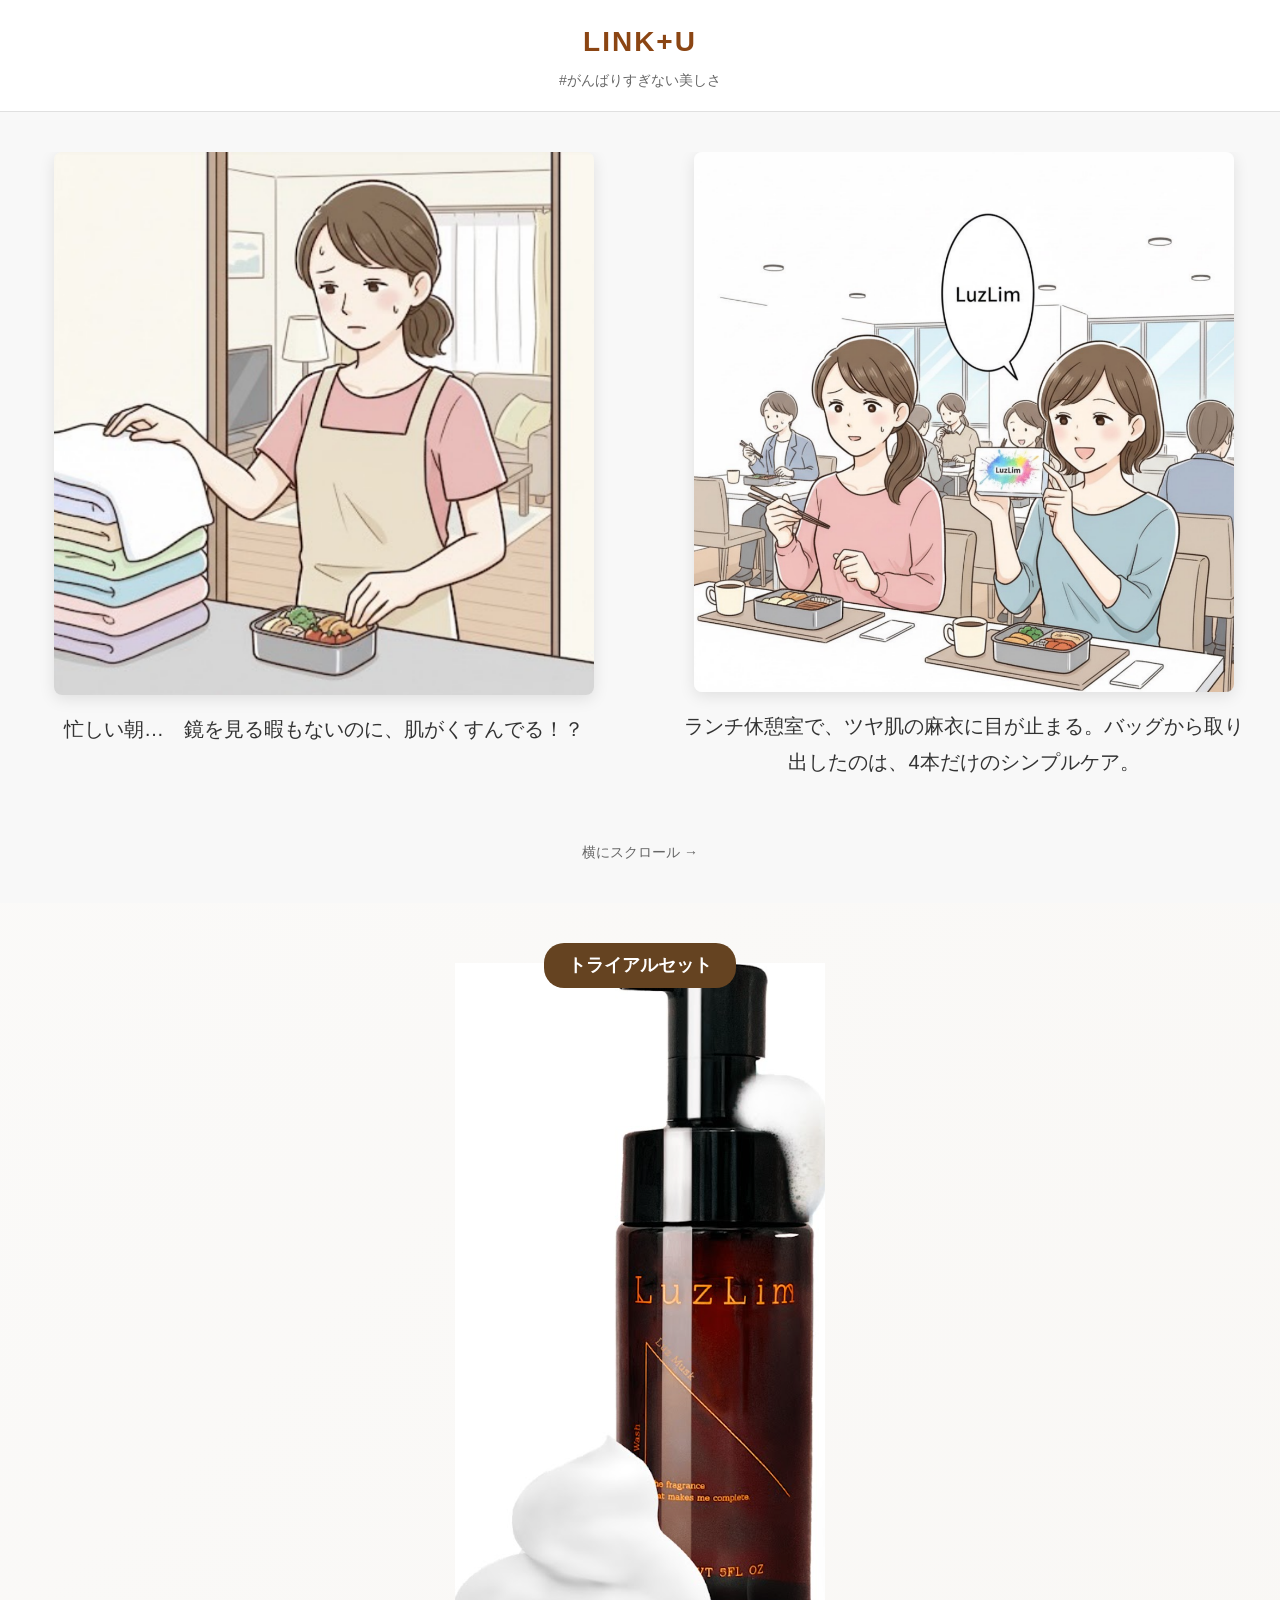
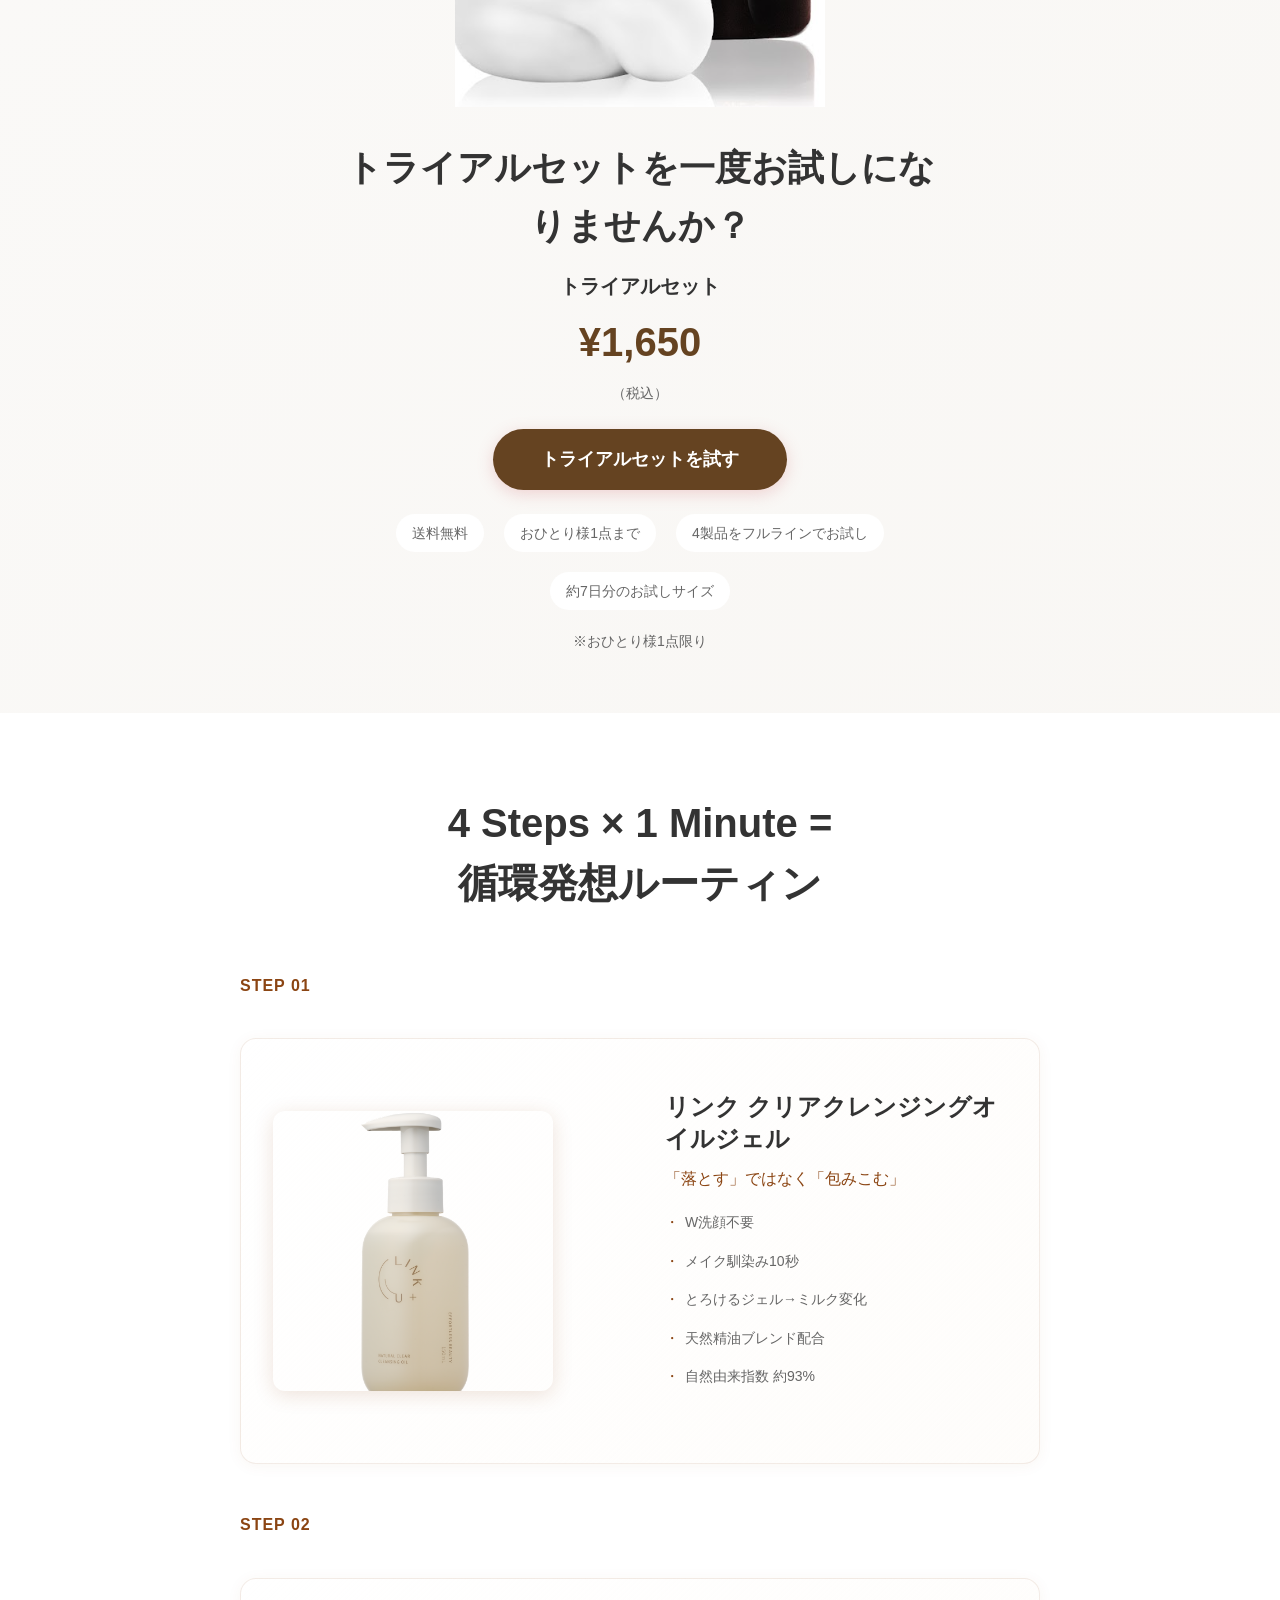
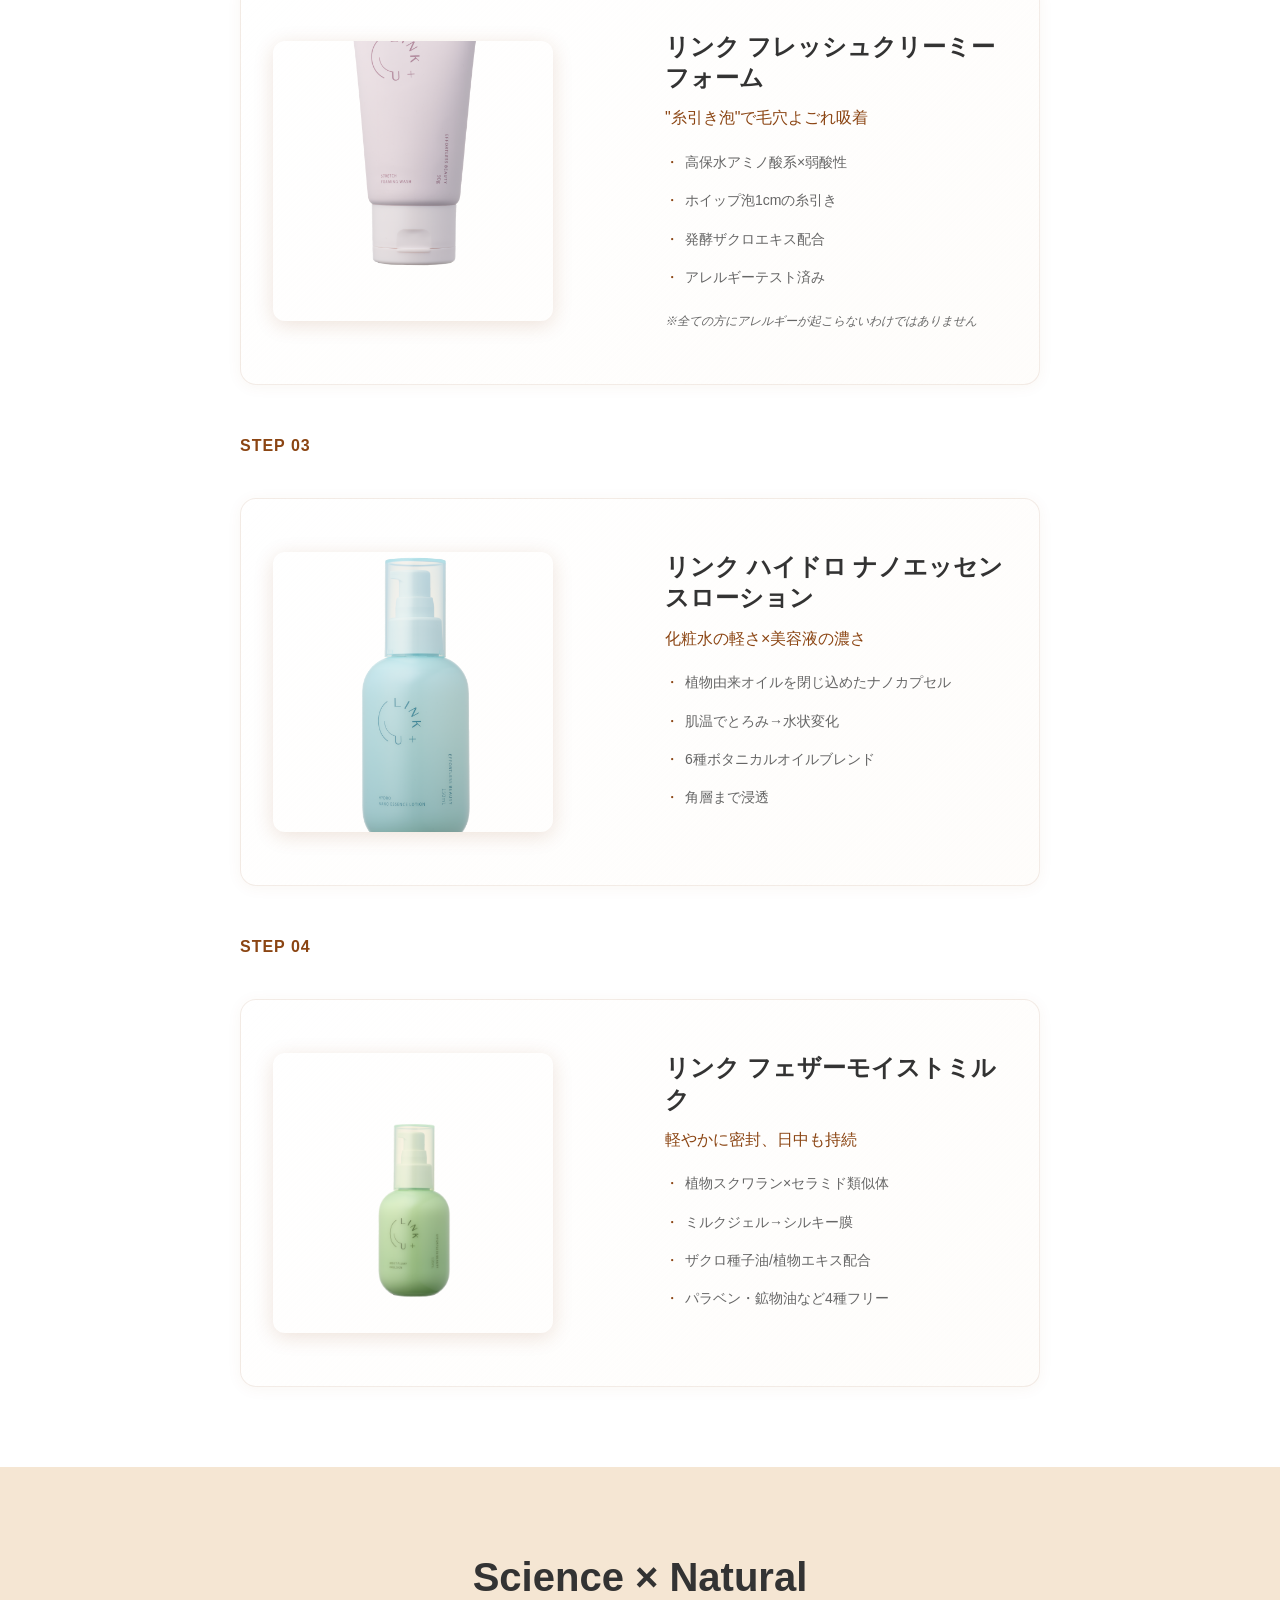
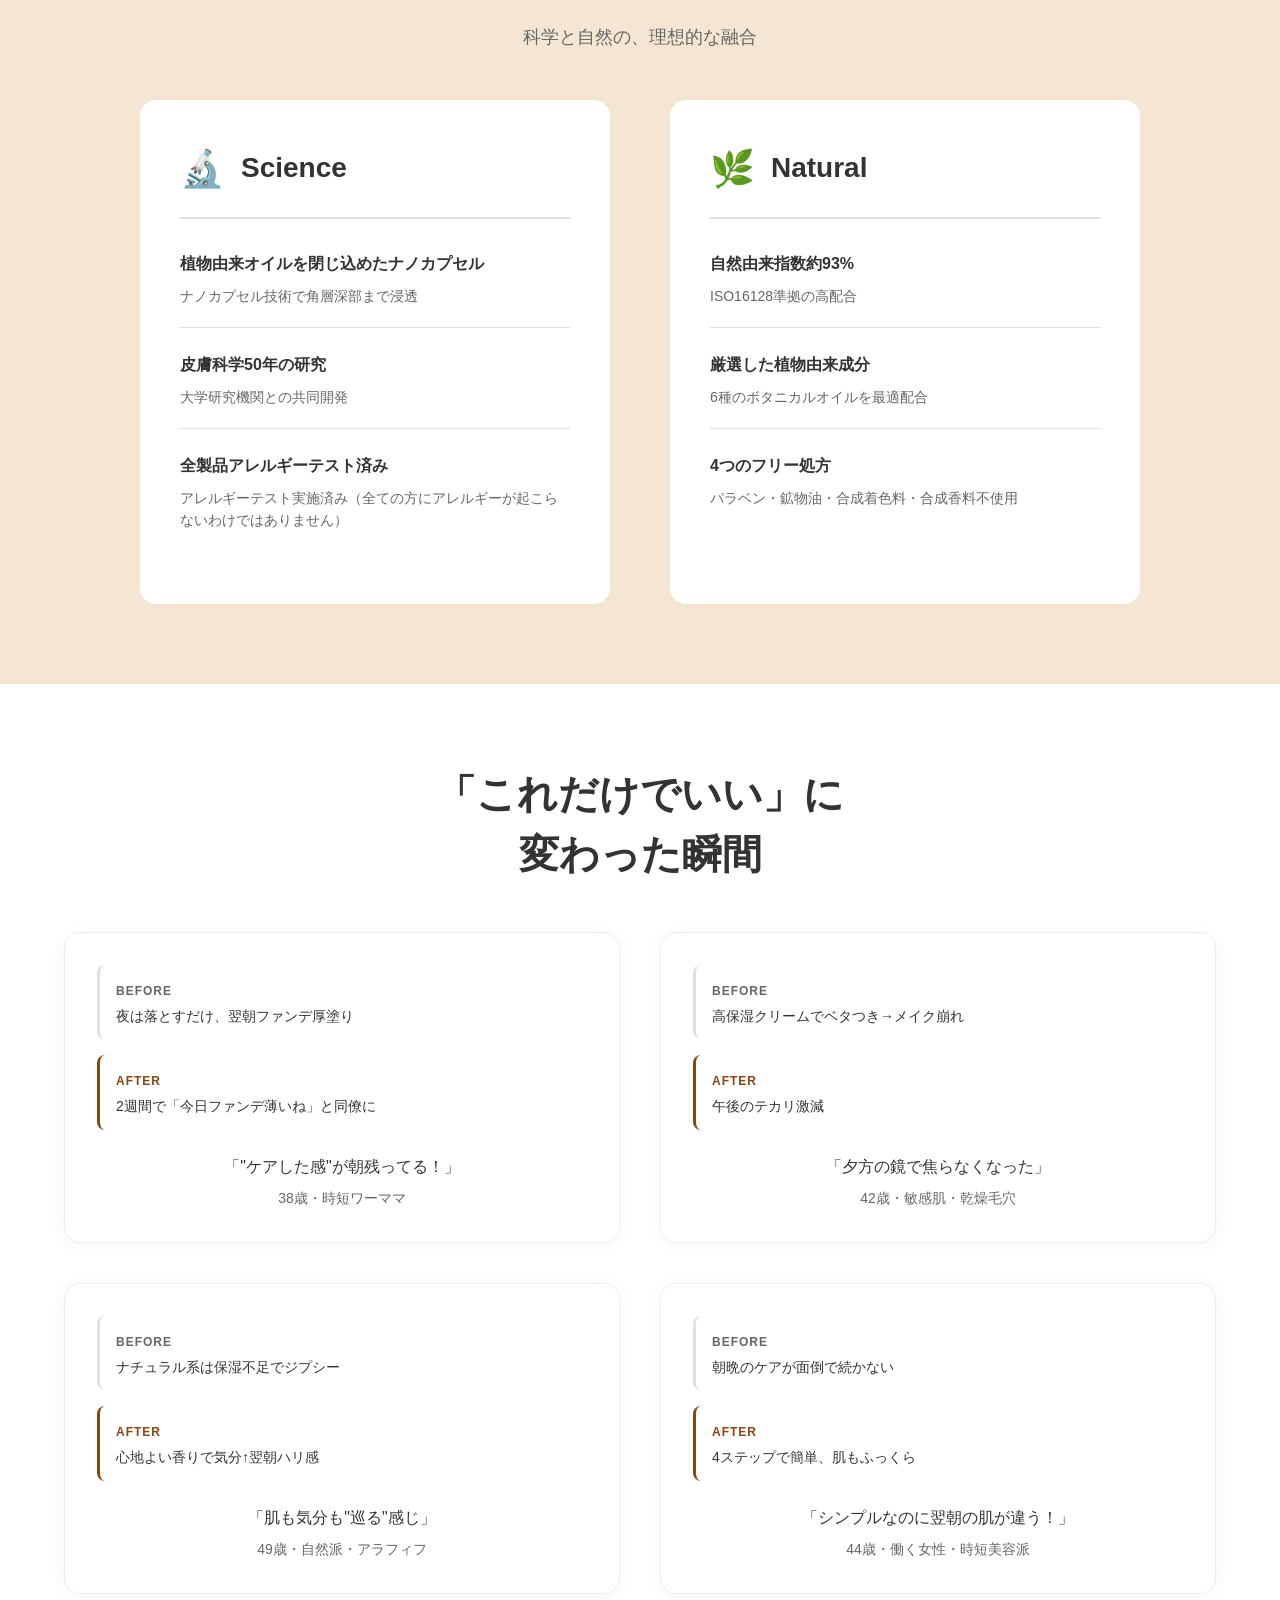
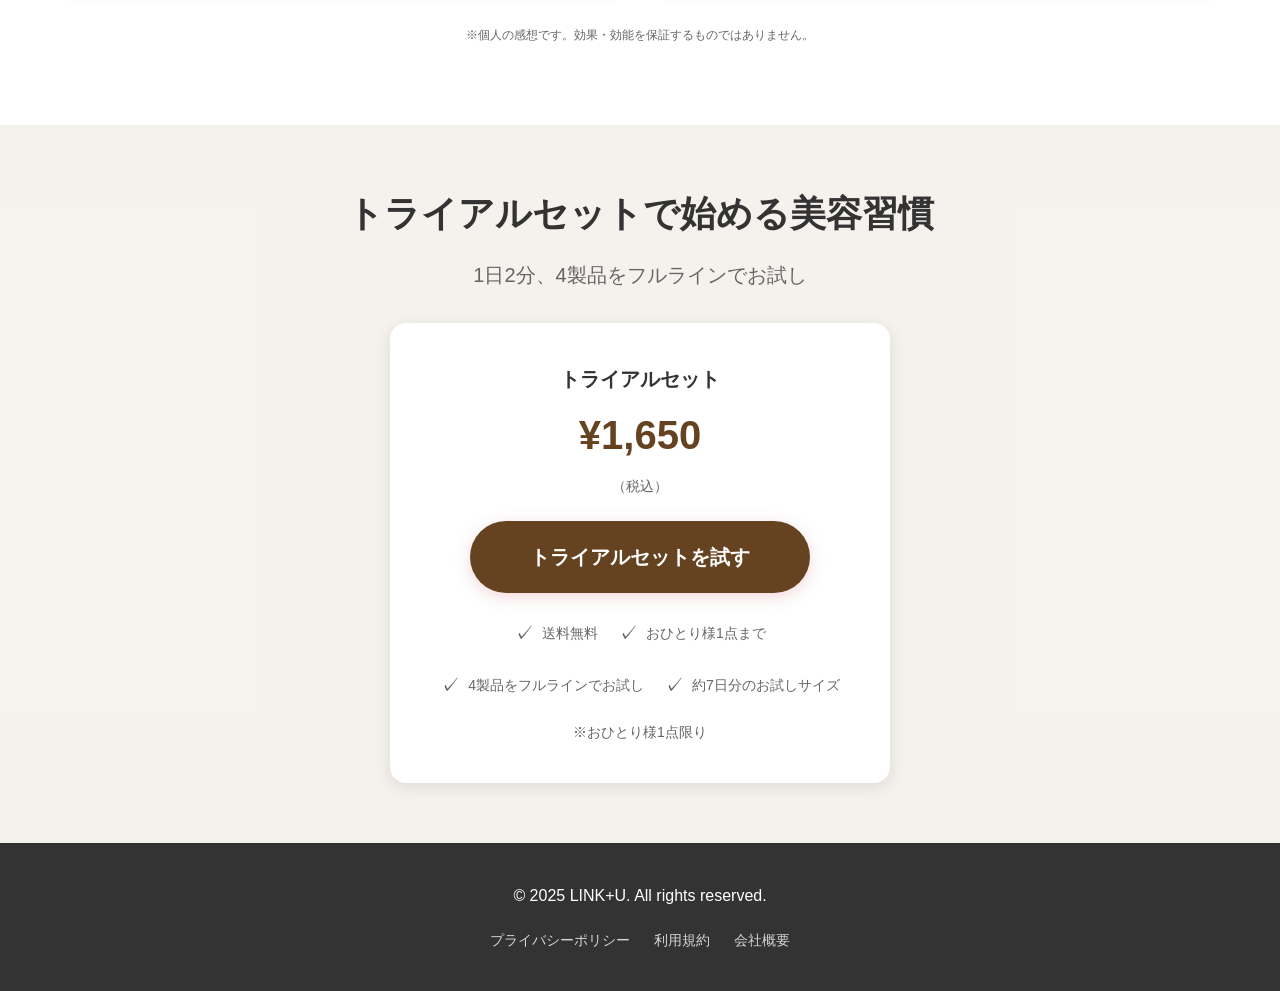
<file: manga-jivl.vercel.app/index-3.html>
<!doctype html>
<html lang="ja">
  
<!-- Mirrored from manga-jivl.vercel.app/terms by HTTrack Website Copier/3.x [XR&CO'2014], Fri, 05 Sep 2025 06:02:43 GMT -->
<!-- Added by HTTrack --><meta http-equiv="content-type" content="text/html;charset=utf-8" /><!-- /Added by HTTrack -->
<head>
    <meta charset="UTF-8" />
    <meta name="viewport" content="width=device-width, initial-scale=1.0" />
    <title>LINK+U - がんばりすぎない美しさ | 1日2分の新習慣</title>
    <meta name="description" content="忙しいあなたへ。たった4本、1日2分で輝くツヤ肌へ。初回52%OFFで始められる、シンプルスキンケア。">
    
    <!-- OGP -->
    <meta property="og:title" content="LINK+U - がんばりすぎない美しさ">
    <meta property="og:description" content="忙しいあなたへ。たった4本、1日2分で輝くツヤ肌へ。">
    <meta property="og:type" content="website">
    
    
    <!-- Google Analytics -->
    <script async src="https://www.googletagmanager.com/gtag/js?id=GA_MEASUREMENT_ID"></script>
    <script>
      window.dataLayer = window.dataLayer || [];
      function gtag(){dataLayer.push(arguments);}
      gtag('js', new Date());
      gtag('config', 'GA_MEASUREMENT_ID');
    </script>
    
    <script type="module" crossorigin src="assets/index-U9MFb4ym.js"></script>
    <link rel="stylesheet" crossorigin href="assets/index-C6Zq50ZD.css">
  </head>
  <body>
    <div id="app">
      <!-- ヘッダー -->
      <header class="header">
        <div class="container">
          <h1 class="logo">LINK+U</h1>
          <p class="tagline">#がんばりすぎない美しさ</p>
        </div>
      </header>

      <!-- 漫画ビューワー -->
      <section class="comic-viewer">
        <div class="comic-container">
          <figure class="comic-scene">
            <img src="manga/01.png" alt="忙しい朝の彩花" loading="lazy" />
            <figcaption>
              <p class="narration">忙しい朝…　鏡を見る暇もないのに、肌がくすんでる！？</p>
            </figcaption>
          </figure>

          <figure class="comic-scene">
            <img src="manga/02.png" alt="ランチ休憩室で麻衣と出会う" loading="lazy" />
            <figcaption>
              <p class="narration">ランチ休憩室で、ツヤ肌の麻衣に目が止まる。バッグから取り出したのは、4本だけのシンプルケア。</p>
            </figcaption>
          </figure>

          <figure class="comic-scene">
            <img src="manga/04.png" alt="翌朝ツヤ肌実感" loading="lazy" />
            <figcaption>
              <p class="narration">とろけるクレンジングがメイクになじむ。1分58秒でケア完了！</p>
            </figcaption>
          </figure>

          <figure class="comic-scene">
            <img src="manga/03.png" alt="自宅でお試し" loading="lazy" />
            <figcaption>
              <p class="narration">翌朝、鏡の中の私が輝いてる。ファンデ薄くても自信のツヤ肌！</p>
            </figcaption>
          </figure>

          <figure class="comic-scene">
            <img src="manga/05.png" alt="決めカット" loading="lazy" />
            <figcaption>
              <p class="narration">たった4本、1日2分。#がんばりすぎない美しさ</p>
            </figcaption>
          </figure>
        </div>
        
        <!-- スクロールインジケーター（PC用） -->
        <div class="scroll-indicator desktop-only">
          <span>横にスクロール →</span>
        </div>
      </section>

      <!-- CTA（初回） -->
      <section class="cta-section primary">
        <div class="container">
          <div class="cta-content">
            <img src="products/link%2bu_KV_1206_small.jpg" alt="LINK+U 商品セット" class="product-image" loading="lazy">
            <div class="offer-badge">トライアルセット</div>
            <h2>トライアルセットを一度お試しになりませんか？</h2>
            <p class="price">
              <span class="trial-label">トライアルセット</span>
              <span class="special">¥1,650</span>
              <span class="tax">（税込）</span>
            </p>
            <a href="https://ac-ld.catsys.jp/35cdb41fDc62db0D/cl/?bId=d69VVc9e" class="cta-button" data-ga-event="cta_click" data-ga-label="top">
              トライアルセットを試す
            </a>
            <ul class="benefits">
              <li>送料無料</li>
              <li>おひとり様1点まで</li>
              <li>4製品をフルラインでお試し</li>
              <li>約7日分のお試しサイズ</li>
            </ul>
            <p class="limit-notice">※おひとり様1点限り</p>
          </div>
        </div>
      </section>

      <!-- 商品説明 -->
      <section class="products-section">
        <div class="container">
          <div class="routine-header">
            <h2 class="section-title">4 Steps × 1 Minute =<br>循環発想ルーティン</h2>
          </div>
          
          <div class="products-detail">
            <article class="product-step">
              <div class="step-number">STEP 01</div>
              <div class="product-content">
                <img src="products/%e3%82%af%e3%83%ac%e3%83%b3%e3%82%b8%e3%83%b3%e3%82%b0.png" alt="リンク クリアクレンジングオイルジェル" loading="lazy">
                <div class="product-info">
                  <h3>リンク クリアクレンジングオイルジェル</h3>
                  <p class="product-concept">「落とす」ではなく「包みこむ」</p>
                  <ul class="product-features">
                    <li>W洗顔不要</li>
                    <li>メイク馴染み10秒</li>
                    <li>とろけるジェル→ミルク変化</li>
                    <li>天然精油ブレンド配合</li>
                    <li>自然由来指数 約93%</li>
                  </ul>
                </div>
              </div>
            </article>

            <article class="product-step">
              <div class="step-number">STEP 02</div>
              <div class="product-content">
                <img src="products/%e6%b4%97%e9%a1%94.png" alt="リンク フレッシュクリーミーフォーム" loading="lazy">
                <div class="product-info">
                  <h3>リンク フレッシュクリーミーフォーム</h3>
                  <p class="product-concept">"糸引き泡"で毛穴よごれ吸着</p>
                  <ul class="product-features">
                    <li>高保水アミノ酸系×弱酸性</li>
                    <li>ホイップ泡1cmの糸引き</li>
                    <li>発酵ザクロエキス配合</li>
                    <li>アレルギーテスト済み</li>
                  </ul>
                  <p class="product-note">※全ての方にアレルギーが起こらないわけではありません</p>
                </div>
              </div>
            </article>

            <article class="product-step">
              <div class="step-number">STEP 03</div>
              <div class="product-content">
                <img src="products/%e5%8c%96%e7%b2%a7%e6%b6%b2.png" alt="リンク ハイドロ ナノエッセンスローション" loading="lazy">
                <div class="product-info">
                  <h3>リンク ハイドロ ナノエッセンスローション</h3>
                  <p class="product-concept">化粧水の軽さ×美容液の濃さ</p>
                  <ul class="product-features">
                    <li>植物由来オイルを閉じ込めたナノカプセル</li>
                    <li>肌温でとろみ→水状変化</li>
                    <li>6種ボタニカルオイルブレンド</li>
                    <li>角層まで浸透</li>
                  </ul>
                </div>
              </div>
            </article>

            <article class="product-step">
              <div class="step-number">STEP 04</div>
              <div class="product-content">
                <img src="products/%e4%b9%b3%e6%b6%b2.png" alt="リンク フェザーモイストミルク" loading="lazy">
                <div class="product-info">
                  <h3>リンク フェザーモイストミルク</h3>
                  <p class="product-concept">軽やかに密封、日中も持続</p>
                  <ul class="product-features">
                    <li>植物スクワラン×セラミド類似体</li>
                    <li>ミルクジェル→シルキー膜</li>
                    <li>ザクロ種子油/植物エキス配合</li>
                    <li>パラベン・鉱物油など4種フリー</li>
                  </ul>
                </div>
              </div>
            </article>
          </div>
        </div>
      </section>

      <!-- Science × Natural -->
      <section class="science-section">
        <div class="container">
          <h2 class="section-title">Science × Natural</h2>
          <p class="section-subtitle">科学と自然の、理想的な融合</p>
          
          <div class="science-natural-grid">
            <div class="science-column">
              <div class="column-header">
                <span class="column-icon">🔬</span>
                <h3>Science</h3>
              </div>
              <ul class="feature-items">
                <li>
                  <h4>植物由来オイルを閉じ込めたナノカプセル</h4>
                  <p>ナノカプセル技術で角層深部まで浸透</p>
                </li>
                <li>
                  <h4>皮膚科学50年の研究</h4>
                  <p>大学研究機関との共同開発</p>
                </li>
                <li>
                  <h4>全製品アレルギーテスト済み</h4>
                  <p>アレルギーテスト実施済み（全ての方にアレルギーが起こらないわけではありません）</p>
                </li>
              </ul>
            </div>
            
            <div class="natural-column">
              <div class="column-header">
                <span class="column-icon">🌿</span>
                <h3>Natural</h3>
              </div>
              <ul class="feature-items">
                <li>
                  <h4>自然由来指数約93%</h4>
                  <p>ISO16128準拠の高配合</p>
                </li>
                <li>
                  <h4>厳選した植物由来成分</h4>
                  <p>6種のボタニカルオイルを最適配合</p>
                </li>
                <li>
                  <h4>4つのフリー処方</h4>
                  <p>パラベン・鉱物油・合成着色料・合成香料不使用</p>
                </li>
              </ul>
            </div>
          </div>
        </div>
      </section>

      <!-- お客様の声 -->
      <section class="testimonials-section">
        <div class="container">
          <h2 class="section-title">「これだけでいい」に<br>変わった瞬間</h2>
          
          <div class="testimonials-grid">
            <article class="testimonial-card">
              <div class="before-after">
                <div class="before">
                  <span class="label">Before</span>
                  <p>夜は落とすだけ、翌朝ファンデ厚塗り</p>
                </div>
                <div class="after">
                  <span class="label">After</span>
                  <p>2週間で「今日ファンデ薄いね」と同僚に</p>
                </div>
              </div>
              <div class="user-info">
                <p class="comment">「"ケアした感"が朝残ってる！」</p>
                <p class="profile">38歳・時短ワーママ</p>
              </div>
            </article>

            <article class="testimonial-card">
              <div class="before-after">
                <div class="before">
                  <span class="label">Before</span>
                  <p>高保湿クリームでベタつき→メイク崩れ</p>
                </div>
                <div class="after">
                  <span class="label">After</span>
                  <p>午後のテカリ激減</p>
                </div>
              </div>
              <div class="user-info">
                <p class="comment">「夕方の鏡で焦らなくなった」</p>
                <p class="profile">42歳・敏感肌・乾燥毛穴</p>
              </div>
            </article>

            <article class="testimonial-card">
              <div class="before-after">
                <div class="before">
                  <span class="label">Before</span>
                  <p>ナチュラル系は保湿不足でジプシー</p>
                </div>
                <div class="after">
                  <span class="label">After</span>
                  <p>心地よい香りで気分↑翌朝ハリ感</p>
                </div>
              </div>
              <div class="user-info">
                <p class="comment">「肌も気分も"巡る"感じ」</p>
                <p class="profile">49歳・自然派・アラフィフ</p>
              </div>
            </article>

            <article class="testimonial-card">
              <div class="before-after">
                <div class="before">
                  <span class="label">Before</span>
                  <p>朝晩のケアが面倒で続かない</p>
                </div>
                <div class="after">
                  <span class="label">After</span>
                  <p>4ステップで簡単、肌もふっくら</p>
                </div>
              </div>
              <div class="user-info">
                <p class="comment">「シンプルなのに翌朝の肌が違う！」</p>
                <p class="profile">44歳・働く女性・時短美容派</p>
              </div>
            </article>
          </div>
          
          <p class="disclaimer">※個人の感想です。効果・効能を保証するものではありません。</p>
        </div>
      </section>

      <!-- 最終CTA -->
      <section class="cta-section final">
        <div class="container">
          <h2>トライアルセットで始める美容習慣</h2>
          <p class="lead">1日2分、4製品をフルラインでお試し</p>
          
          <div class="cta-box">
            <p class="price">
              <span class="trial-label">トライアルセット</span>
              <span class="special">¥1,650</span>
              <span class="tax">（税込）</span>
            </p>
            
            <a href="https://ac-ld.catsys.jp/35cdb41fDc62db0D/cl/?bId=d69VVc9e" class="cta-button large" data-ga-event="cta_click" data-ga-label="bottom">
              トライアルセットを試す
            </a>
            
            <div class="guarantees">
              <div class="guarantee-item">
                <span class="icon">✓</span>
                <span>送料無料</span>
              </div>
              <div class="guarantee-item">
                <span class="icon">✓</span>
                <span>おひとり様1点まで</span>
              </div>
              <div class="guarantee-item">
                <span class="icon">✓</span>
                <span>4製品をフルラインでお試し</span>
              </div>
              <div class="guarantee-item">
                <span class="icon">✓</span>
                <span>約7日分のお試しサイズ</span>
              </div>
            </div>
            <p class="limit-notice">※おひとり様1点限り</p>
          </div>
        </div>
      </section>

      <!-- フッター -->
      <footer class="footer">
        <div class="container">
          <p>&copy; 2025 LINK+U. All rights reserved.</p>
          <nav>
            <a href="index-2.html">プライバシーポリシー</a>
            <a href="index-3.html">利用規約</a>
            <a href="index-4.html">会社概要</a>
          </nav>
        </div>
      </footer>
    </div>

    <!-- 追従CTA（スマホ用） -->
    <div class="sticky-cta mobile-only">
      <a href="https://ac-ld.catsys.jp/35cdb41fDc62db0D/cl/?bId=d69VVc9e" class="cta-button" data-ga-event="cta_click" data-ga-label="sticky">
        トライアルセット¥1,650
      </a>
    </div>

  </body>

<!-- Mirrored from manga-jivl.vercel.app/terms by HTTrack Website Copier/3.x [XR&CO'2014], Fri, 05 Sep 2025 06:02:43 GMT -->
</html>
</file>
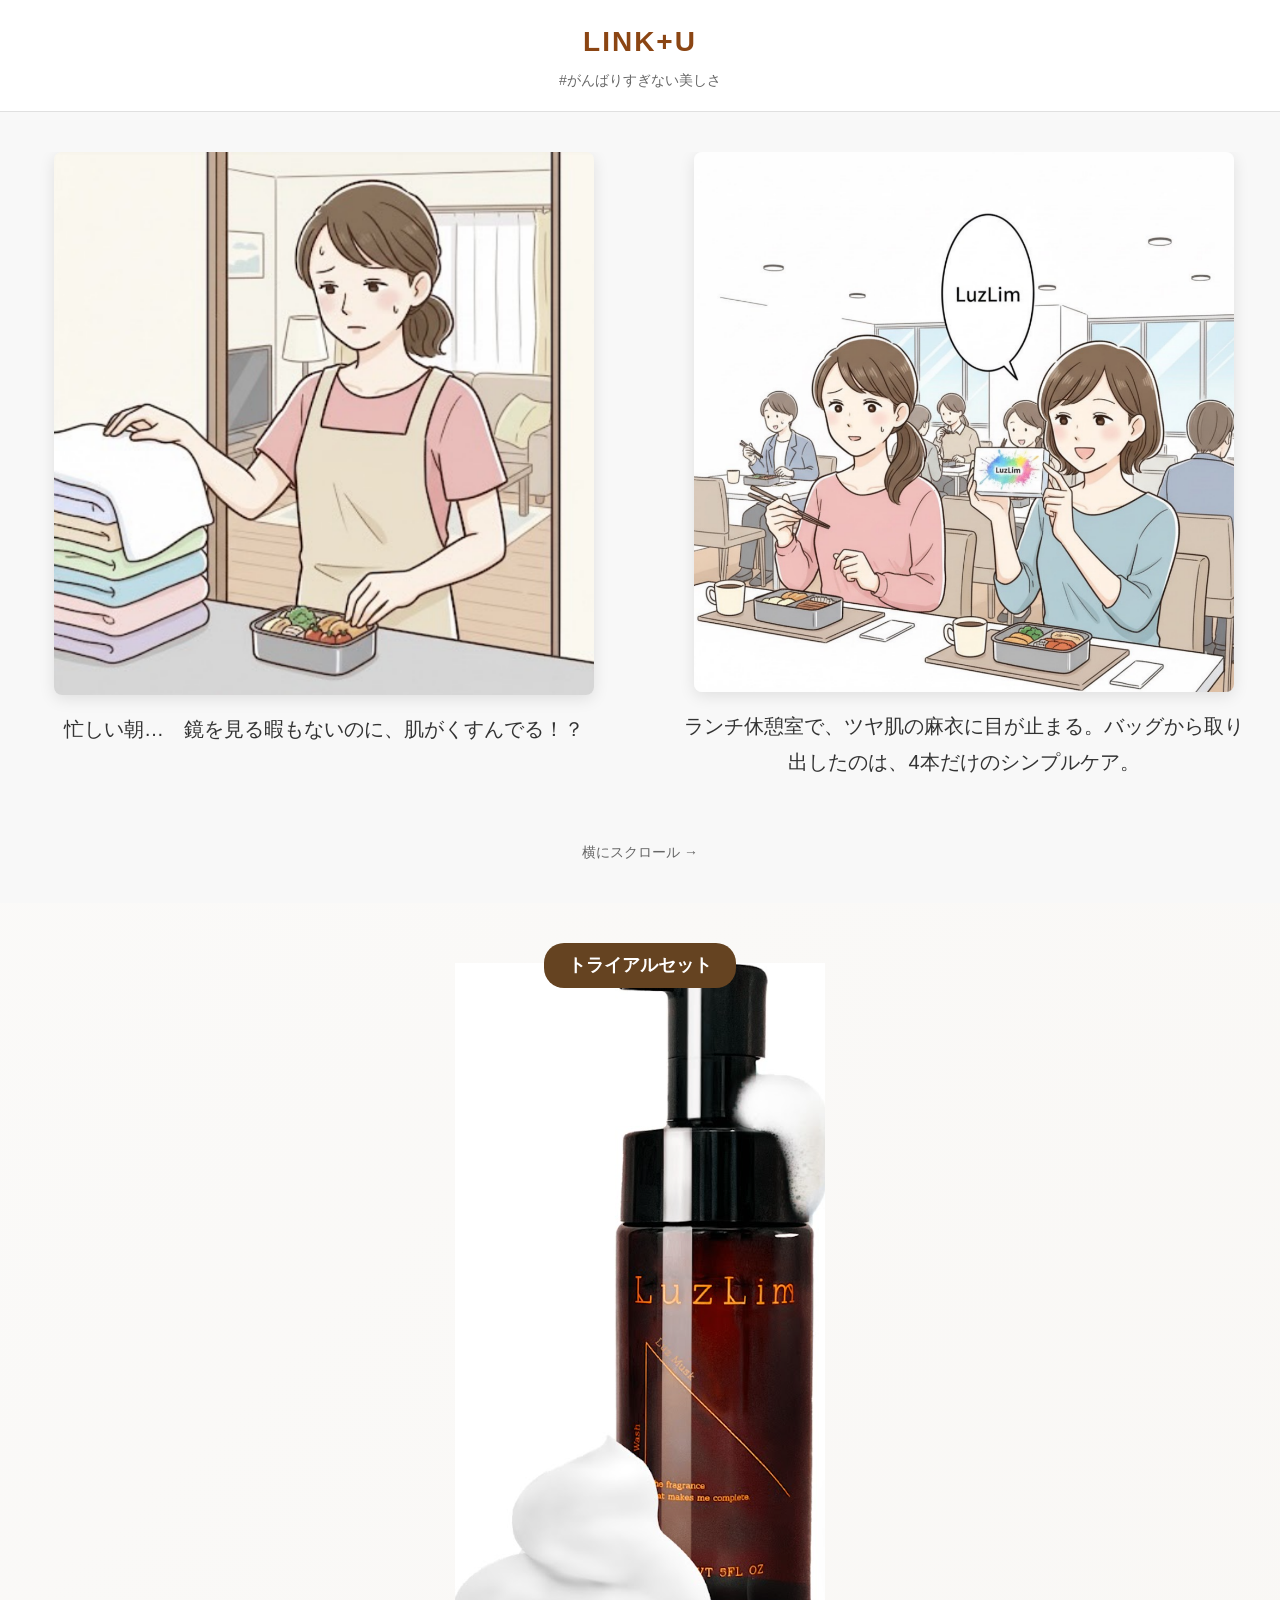
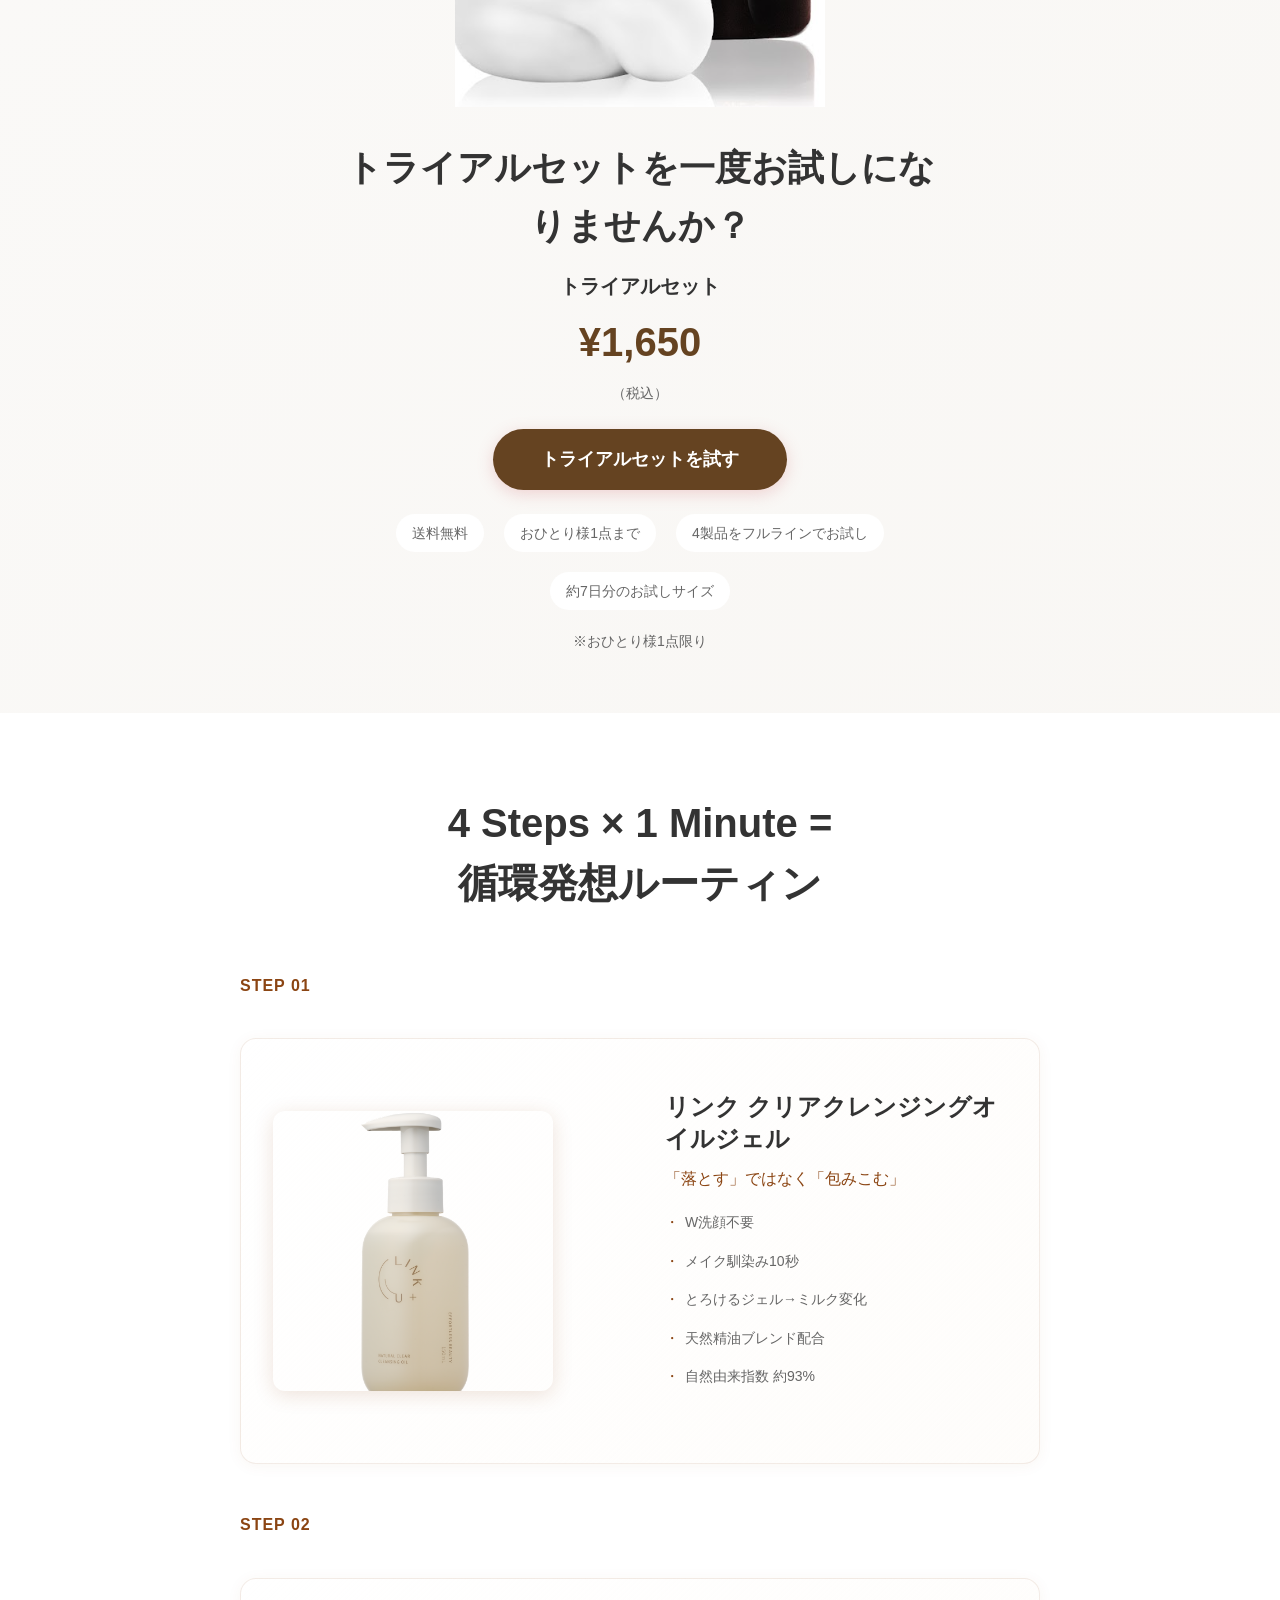
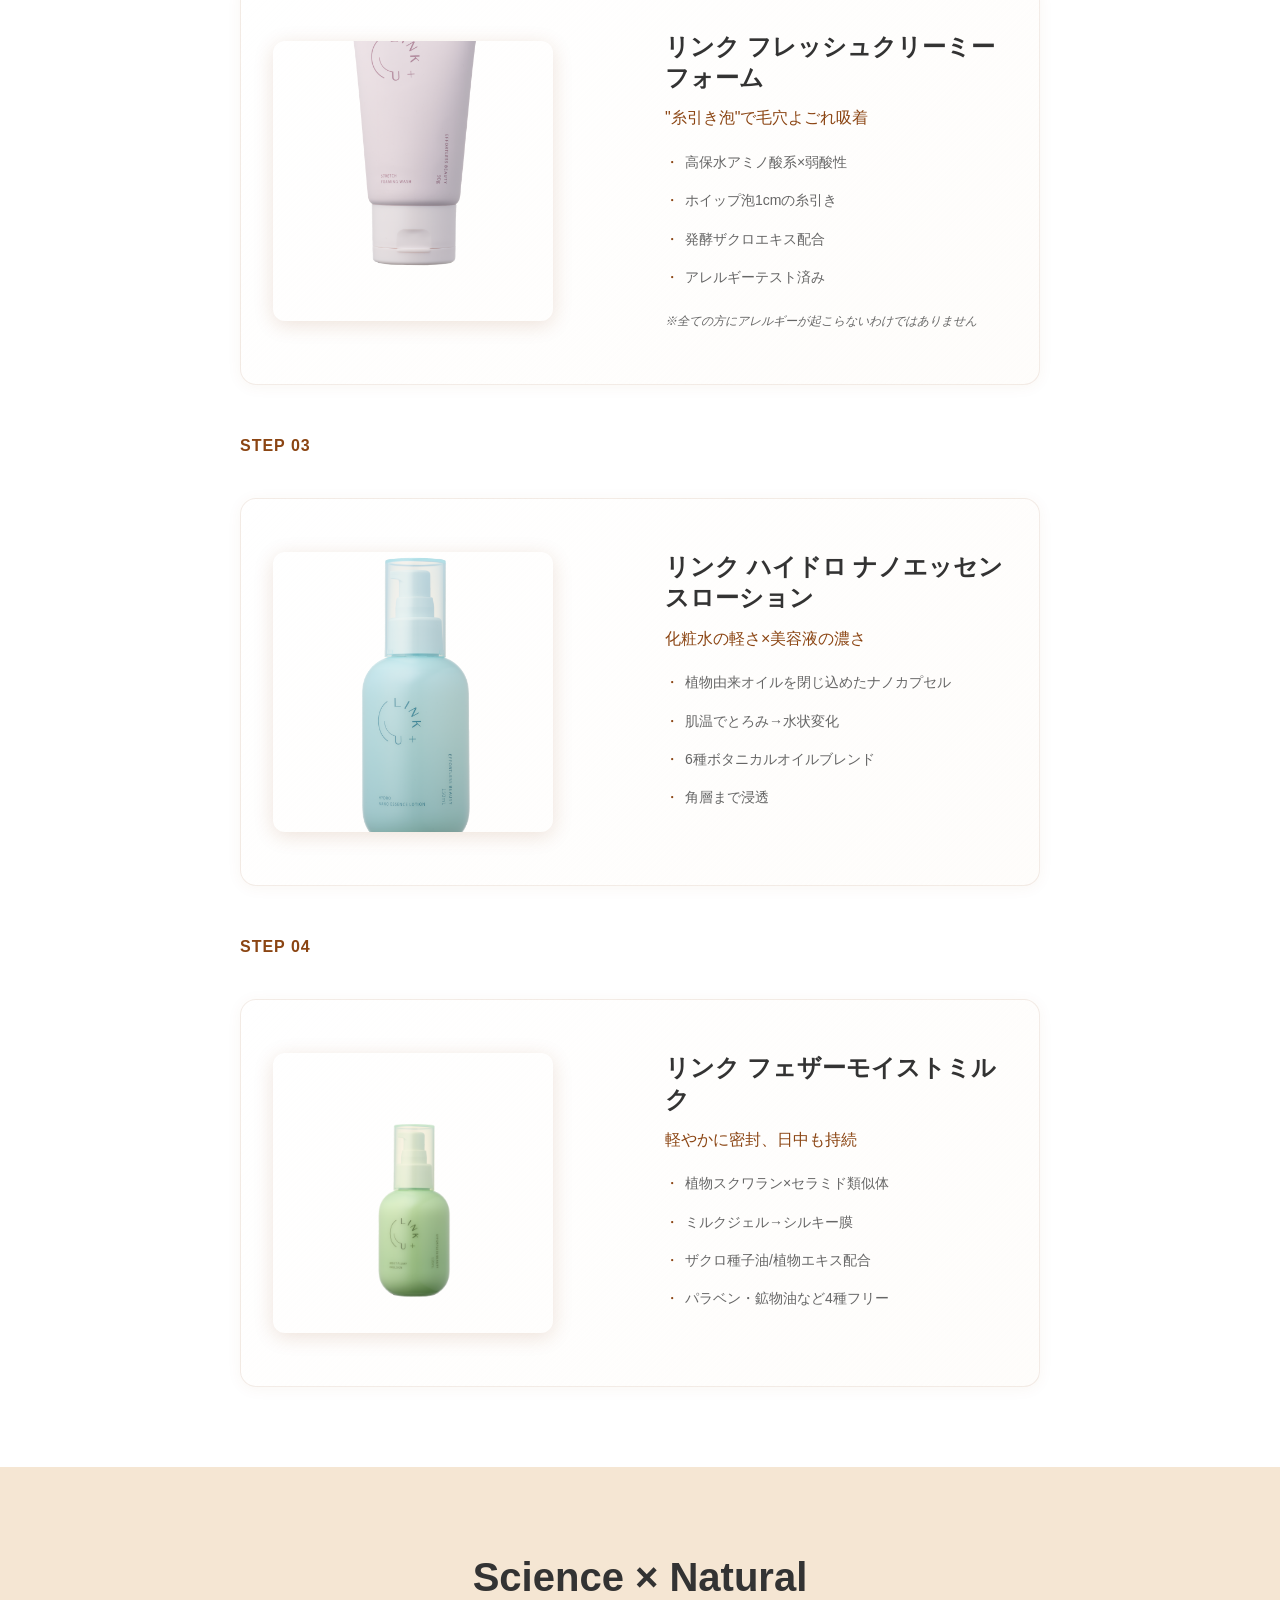
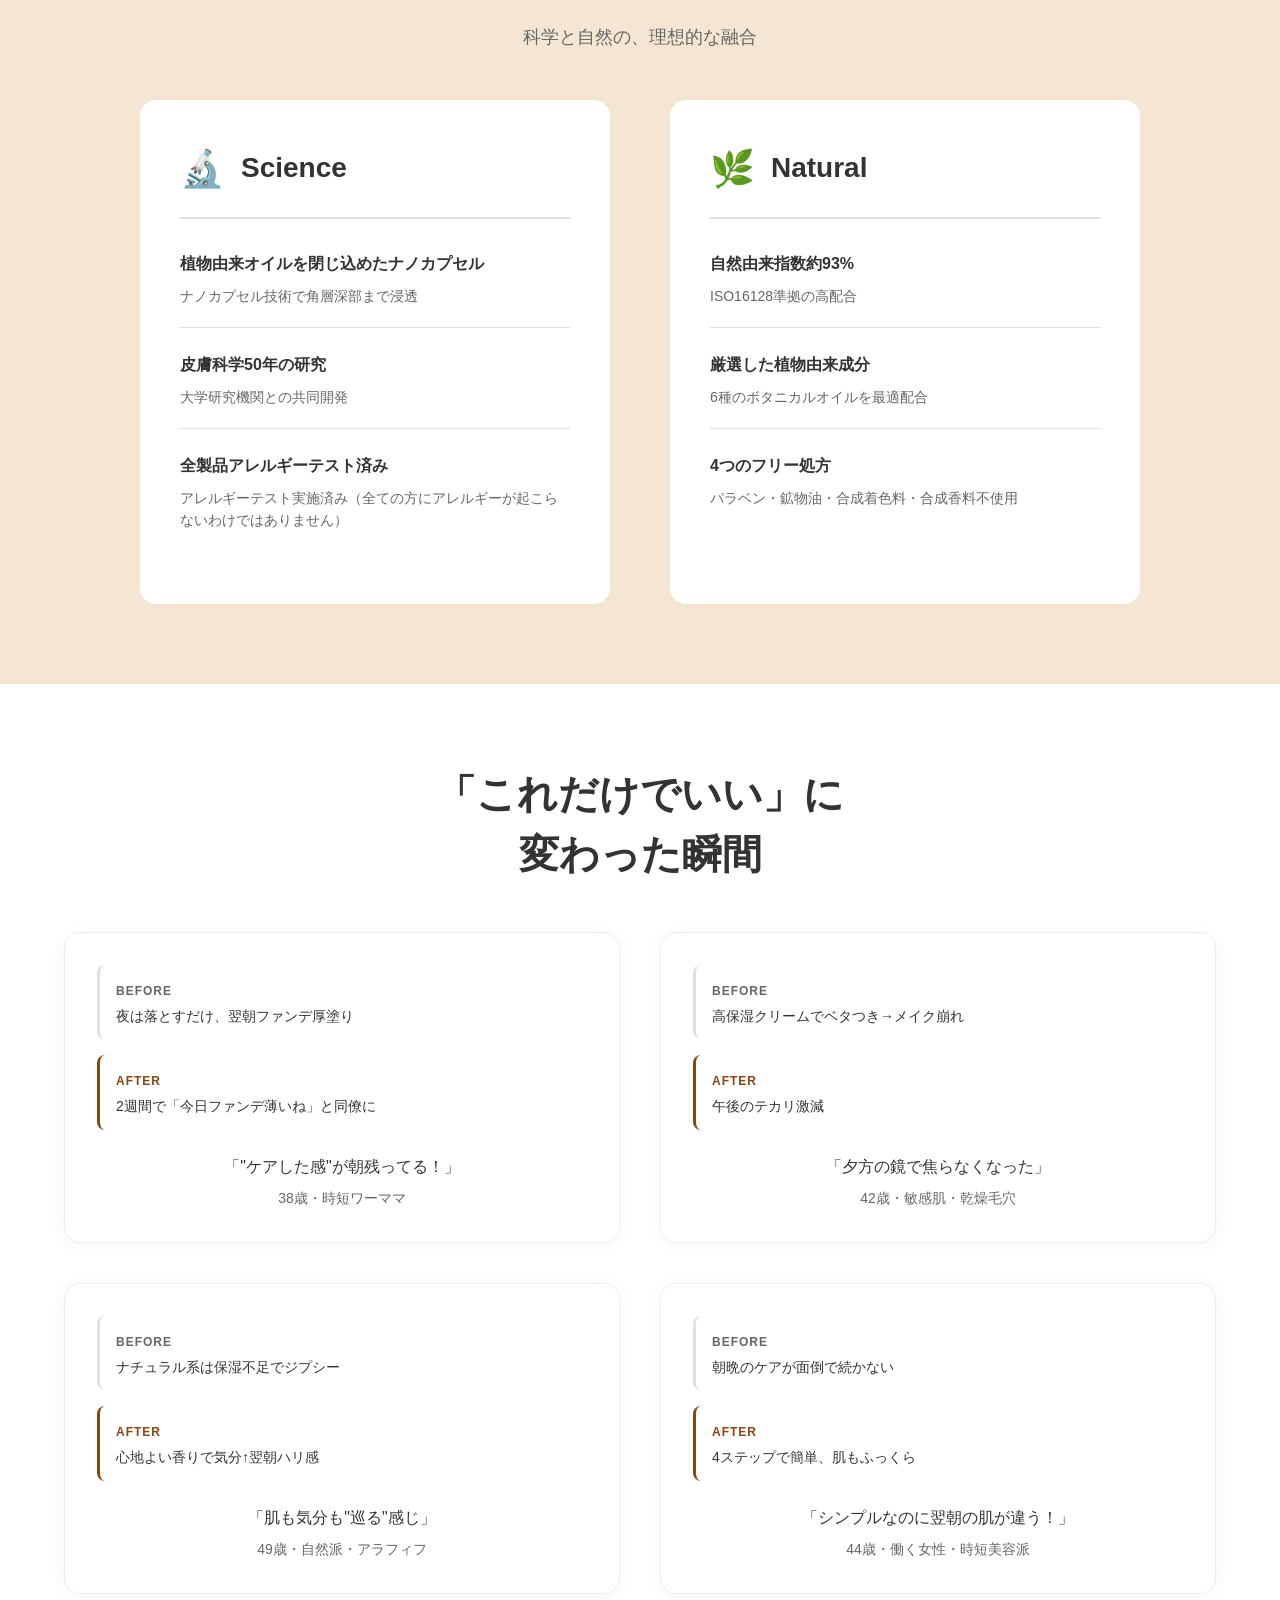
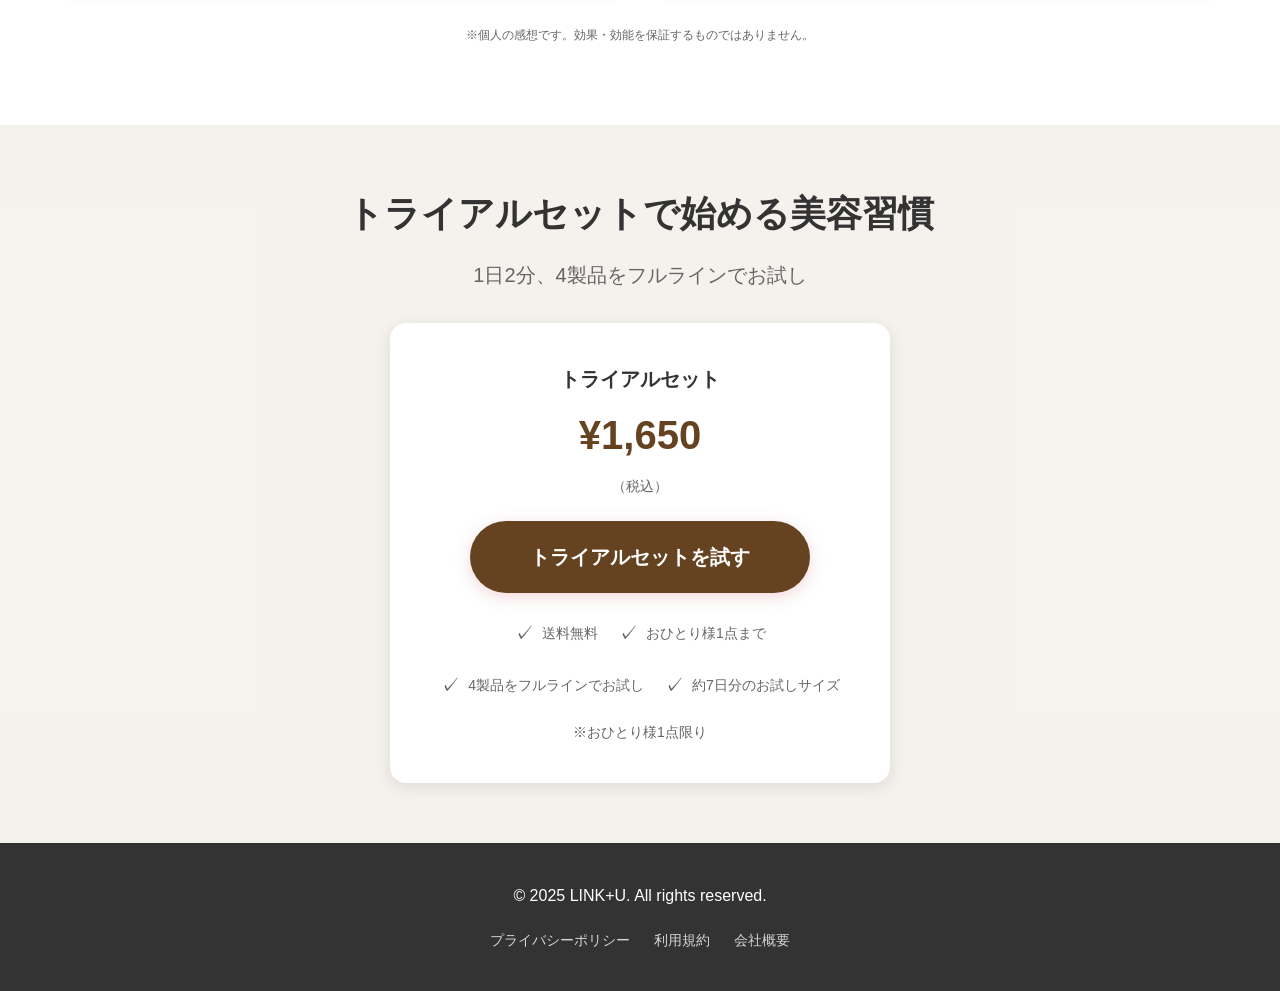
<file: manga-jivl.vercel.app/index-4.html>
<!doctype html>
<html lang="ja">
  
<!-- Mirrored from manga-jivl.vercel.app/company by HTTrack Website Copier/3.x [XR&CO'2014], Fri, 05 Sep 2025 06:02:43 GMT -->
<!-- Added by HTTrack --><meta http-equiv="content-type" content="text/html;charset=utf-8" /><!-- /Added by HTTrack -->
<head>
    <meta charset="UTF-8" />
    <meta name="viewport" content="width=device-width, initial-scale=1.0" />
    <title>LINK+U - がんばりすぎない美しさ | 1日2分の新習慣</title>
    <meta name="description" content="忙しいあなたへ。たった4本、1日2分で輝くツヤ肌へ。初回52%OFFで始められる、シンプルスキンケア。">
    
    <!-- OGP -->
    <meta property="og:title" content="LINK+U - がんばりすぎない美しさ">
    <meta property="og:description" content="忙しいあなたへ。たった4本、1日2分で輝くツヤ肌へ。">
    <meta property="og:type" content="website">
    
    
    <!-- Google Analytics -->
    <script async src="https://www.googletagmanager.com/gtag/js?id=GA_MEASUREMENT_ID"></script>
    <script>
      window.dataLayer = window.dataLayer || [];
      function gtag(){dataLayer.push(arguments);}
      gtag('js', new Date());
      gtag('config', 'GA_MEASUREMENT_ID');
    </script>
    
    <script type="module" crossorigin src="assets/index-U9MFb4ym.js"></script>
    <link rel="stylesheet" crossorigin href="assets/index-C6Zq50ZD.css">
  </head>
  <body>
    <div id="app">
      <!-- ヘッダー -->
      <header class="header">
        <div class="container">
          <h1 class="logo">LINK+U</h1>
          <p class="tagline">#がんばりすぎない美しさ</p>
        </div>
      </header>

      <!-- 漫画ビューワー -->
      <section class="comic-viewer">
        <div class="comic-container">
          <figure class="comic-scene">
            <img src="manga/01.png" alt="忙しい朝の彩花" loading="lazy" />
            <figcaption>
              <p class="narration">忙しい朝…　鏡を見る暇もないのに、肌がくすんでる！？</p>
            </figcaption>
          </figure>

          <figure class="comic-scene">
            <img src="manga/02.png" alt="ランチ休憩室で麻衣と出会う" loading="lazy" />
            <figcaption>
              <p class="narration">ランチ休憩室で、ツヤ肌の麻衣に目が止まる。バッグから取り出したのは、4本だけのシンプルケア。</p>
            </figcaption>
          </figure>

          <figure class="comic-scene">
            <img src="manga/04.png" alt="翌朝ツヤ肌実感" loading="lazy" />
            <figcaption>
              <p class="narration">とろけるクレンジングがメイクになじむ。1分58秒でケア完了！</p>
            </figcaption>
          </figure>

          <figure class="comic-scene">
            <img src="manga/03.png" alt="自宅でお試し" loading="lazy" />
            <figcaption>
              <p class="narration">翌朝、鏡の中の私が輝いてる。ファンデ薄くても自信のツヤ肌！</p>
            </figcaption>
          </figure>

          <figure class="comic-scene">
            <img src="manga/05.png" alt="決めカット" loading="lazy" />
            <figcaption>
              <p class="narration">たった4本、1日2分。#がんばりすぎない美しさ</p>
            </figcaption>
          </figure>
        </div>
        
        <!-- スクロールインジケーター（PC用） -->
        <div class="scroll-indicator desktop-only">
          <span>横にスクロール →</span>
        </div>
      </section>

      <!-- CTA（初回） -->
      <section class="cta-section primary">
        <div class="container">
          <div class="cta-content">
            <img src="products/link%2bu_KV_1206_small.jpg" alt="LINK+U 商品セット" class="product-image" loading="lazy">
            <div class="offer-badge">トライアルセット</div>
            <h2>トライアルセットを一度お試しになりませんか？</h2>
            <p class="price">
              <span class="trial-label">トライアルセット</span>
              <span class="special">¥1,650</span>
              <span class="tax">（税込）</span>
            </p>
            <a href="https://ac-ld.catsys.jp/35cdb41fDc62db0D/cl/?bId=d69VVc9e" class="cta-button" data-ga-event="cta_click" data-ga-label="top">
              トライアルセットを試す
            </a>
            <ul class="benefits">
              <li>送料無料</li>
              <li>おひとり様1点まで</li>
              <li>4製品をフルラインでお試し</li>
              <li>約7日分のお試しサイズ</li>
            </ul>
            <p class="limit-notice">※おひとり様1点限り</p>
          </div>
        </div>
      </section>

      <!-- 商品説明 -->
      <section class="products-section">
        <div class="container">
          <div class="routine-header">
            <h2 class="section-title">4 Steps × 1 Minute =<br>循環発想ルーティン</h2>
          </div>
          
          <div class="products-detail">
            <article class="product-step">
              <div class="step-number">STEP 01</div>
              <div class="product-content">
                <img src="products/%e3%82%af%e3%83%ac%e3%83%b3%e3%82%b8%e3%83%b3%e3%82%b0.png" alt="リンク クリアクレンジングオイルジェル" loading="lazy">
                <div class="product-info">
                  <h3>リンク クリアクレンジングオイルジェル</h3>
                  <p class="product-concept">「落とす」ではなく「包みこむ」</p>
                  <ul class="product-features">
                    <li>W洗顔不要</li>
                    <li>メイク馴染み10秒</li>
                    <li>とろけるジェル→ミルク変化</li>
                    <li>天然精油ブレンド配合</li>
                    <li>自然由来指数 約93%</li>
                  </ul>
                </div>
              </div>
            </article>

            <article class="product-step">
              <div class="step-number">STEP 02</div>
              <div class="product-content">
                <img src="products/%e6%b4%97%e9%a1%94.png" alt="リンク フレッシュクリーミーフォーム" loading="lazy">
                <div class="product-info">
                  <h3>リンク フレッシュクリーミーフォーム</h3>
                  <p class="product-concept">"糸引き泡"で毛穴よごれ吸着</p>
                  <ul class="product-features">
                    <li>高保水アミノ酸系×弱酸性</li>
                    <li>ホイップ泡1cmの糸引き</li>
                    <li>発酵ザクロエキス配合</li>
                    <li>アレルギーテスト済み</li>
                  </ul>
                  <p class="product-note">※全ての方にアレルギーが起こらないわけではありません</p>
                </div>
              </div>
            </article>

            <article class="product-step">
              <div class="step-number">STEP 03</div>
              <div class="product-content">
                <img src="products/%e5%8c%96%e7%b2%a7%e6%b6%b2.png" alt="リンク ハイドロ ナノエッセンスローション" loading="lazy">
                <div class="product-info">
                  <h3>リンク ハイドロ ナノエッセンスローション</h3>
                  <p class="product-concept">化粧水の軽さ×美容液の濃さ</p>
                  <ul class="product-features">
                    <li>植物由来オイルを閉じ込めたナノカプセル</li>
                    <li>肌温でとろみ→水状変化</li>
                    <li>6種ボタニカルオイルブレンド</li>
                    <li>角層まで浸透</li>
                  </ul>
                </div>
              </div>
            </article>

            <article class="product-step">
              <div class="step-number">STEP 04</div>
              <div class="product-content">
                <img src="products/%e4%b9%b3%e6%b6%b2.png" alt="リンク フェザーモイストミルク" loading="lazy">
                <div class="product-info">
                  <h3>リンク フェザーモイストミルク</h3>
                  <p class="product-concept">軽やかに密封、日中も持続</p>
                  <ul class="product-features">
                    <li>植物スクワラン×セラミド類似体</li>
                    <li>ミルクジェル→シルキー膜</li>
                    <li>ザクロ種子油/植物エキス配合</li>
                    <li>パラベン・鉱物油など4種フリー</li>
                  </ul>
                </div>
              </div>
            </article>
          </div>
        </div>
      </section>

      <!-- Science × Natural -->
      <section class="science-section">
        <div class="container">
          <h2 class="section-title">Science × Natural</h2>
          <p class="section-subtitle">科学と自然の、理想的な融合</p>
          
          <div class="science-natural-grid">
            <div class="science-column">
              <div class="column-header">
                <span class="column-icon">🔬</span>
                <h3>Science</h3>
              </div>
              <ul class="feature-items">
                <li>
                  <h4>植物由来オイルを閉じ込めたナノカプセル</h4>
                  <p>ナノカプセル技術で角層深部まで浸透</p>
                </li>
                <li>
                  <h4>皮膚科学50年の研究</h4>
                  <p>大学研究機関との共同開発</p>
                </li>
                <li>
                  <h4>全製品アレルギーテスト済み</h4>
                  <p>アレルギーテスト実施済み（全ての方にアレルギーが起こらないわけではありません）</p>
                </li>
              </ul>
            </div>
            
            <div class="natural-column">
              <div class="column-header">
                <span class="column-icon">🌿</span>
                <h3>Natural</h3>
              </div>
              <ul class="feature-items">
                <li>
                  <h4>自然由来指数約93%</h4>
                  <p>ISO16128準拠の高配合</p>
                </li>
                <li>
                  <h4>厳選した植物由来成分</h4>
                  <p>6種のボタニカルオイルを最適配合</p>
                </li>
                <li>
                  <h4>4つのフリー処方</h4>
                  <p>パラベン・鉱物油・合成着色料・合成香料不使用</p>
                </li>
              </ul>
            </div>
          </div>
        </div>
      </section>

      <!-- お客様の声 -->
      <section class="testimonials-section">
        <div class="container">
          <h2 class="section-title">「これだけでいい」に<br>変わった瞬間</h2>
          
          <div class="testimonials-grid">
            <article class="testimonial-card">
              <div class="before-after">
                <div class="before">
                  <span class="label">Before</span>
                  <p>夜は落とすだけ、翌朝ファンデ厚塗り</p>
                </div>
                <div class="after">
                  <span class="label">After</span>
                  <p>2週間で「今日ファンデ薄いね」と同僚に</p>
                </div>
              </div>
              <div class="user-info">
                <p class="comment">「"ケアした感"が朝残ってる！」</p>
                <p class="profile">38歳・時短ワーママ</p>
              </div>
            </article>

            <article class="testimonial-card">
              <div class="before-after">
                <div class="before">
                  <span class="label">Before</span>
                  <p>高保湿クリームでベタつき→メイク崩れ</p>
                </div>
                <div class="after">
                  <span class="label">After</span>
                  <p>午後のテカリ激減</p>
                </div>
              </div>
              <div class="user-info">
                <p class="comment">「夕方の鏡で焦らなくなった」</p>
                <p class="profile">42歳・敏感肌・乾燥毛穴</p>
              </div>
            </article>

            <article class="testimonial-card">
              <div class="before-after">
                <div class="before">
                  <span class="label">Before</span>
                  <p>ナチュラル系は保湿不足でジプシー</p>
                </div>
                <div class="after">
                  <span class="label">After</span>
                  <p>心地よい香りで気分↑翌朝ハリ感</p>
                </div>
              </div>
              <div class="user-info">
                <p class="comment">「肌も気分も"巡る"感じ」</p>
                <p class="profile">49歳・自然派・アラフィフ</p>
              </div>
            </article>

            <article class="testimonial-card">
              <div class="before-after">
                <div class="before">
                  <span class="label">Before</span>
                  <p>朝晩のケアが面倒で続かない</p>
                </div>
                <div class="after">
                  <span class="label">After</span>
                  <p>4ステップで簡単、肌もふっくら</p>
                </div>
              </div>
              <div class="user-info">
                <p class="comment">「シンプルなのに翌朝の肌が違う！」</p>
                <p class="profile">44歳・働く女性・時短美容派</p>
              </div>
            </article>
          </div>
          
          <p class="disclaimer">※個人の感想です。効果・効能を保証するものではありません。</p>
        </div>
      </section>

      <!-- 最終CTA -->
      <section class="cta-section final">
        <div class="container">
          <h2>トライアルセットで始める美容習慣</h2>
          <p class="lead">1日2分、4製品をフルラインでお試し</p>
          
          <div class="cta-box">
            <p class="price">
              <span class="trial-label">トライアルセット</span>
              <span class="special">¥1,650</span>
              <span class="tax">（税込）</span>
            </p>
            
            <a href="https://ac-ld.catsys.jp/35cdb41fDc62db0D/cl/?bId=d69VVc9e" class="cta-button large" data-ga-event="cta_click" data-ga-label="bottom">
              トライアルセットを試す
            </a>
            
            <div class="guarantees">
              <div class="guarantee-item">
                <span class="icon">✓</span>
                <span>送料無料</span>
              </div>
              <div class="guarantee-item">
                <span class="icon">✓</span>
                <span>おひとり様1点まで</span>
              </div>
              <div class="guarantee-item">
                <span class="icon">✓</span>
                <span>4製品をフルラインでお試し</span>
              </div>
              <div class="guarantee-item">
                <span class="icon">✓</span>
                <span>約7日分のお試しサイズ</span>
              </div>
            </div>
            <p class="limit-notice">※おひとり様1点限り</p>
          </div>
        </div>
      </section>

      <!-- フッター -->
      <footer class="footer">
        <div class="container">
          <p>&copy; 2025 LINK+U. All rights reserved.</p>
          <nav>
            <a href="index-2.html">プライバシーポリシー</a>
            <a href="index-3.html">利用規約</a>
            <a href="index-4.html">会社概要</a>
          </nav>
        </div>
      </footer>
    </div>

    <!-- 追従CTA（スマホ用） -->
    <div class="sticky-cta mobile-only">
      <a href="https://ac-ld.catsys.jp/35cdb41fDc62db0D/cl/?bId=d69VVc9e" class="cta-button" data-ga-event="cta_click" data-ga-label="sticky">
        トライアルセット¥1,650
      </a>
    </div>

  </body>

<!-- Mirrored from manga-jivl.vercel.app/company by HTTrack Website Copier/3.x [XR&CO'2014], Fri, 05 Sep 2025 06:02:43 GMT -->
</html>
</file>
<file: styles.css>
* {
    margin: 0;
    padding: 0;
    box-sizing: border-box;
}

:root {
    --primary-color: #ffffff;
    --accent-color: #fce0e5;
    --accent-light: #fff5f7;
    --accent-dark: #f5b3c0;
    --accent-gradient: linear-gradient(135deg, #fff0f3 0%, #fce0e5 50%, #f5b3c0 100%);
    --premium-gradient: linear-gradient(135deg, #fafcff 0%, #f5f9ff 25%, #fff5f8 75%, #fce0e5 100%);
    --glass-gradient: linear-gradient(135deg, rgba(255,255,255,0.9) 0%, rgba(255,255,255,0.7) 50%, rgba(252,224,229,0.3) 100%);
    --shine-gradient: linear-gradient(45deg, transparent 30%, rgba(255,255,255,0.8) 50%, transparent 70%);
    --text-primary: #2c2c2c;
    --text-secondary: #5a5a5a;
    --border-color: rgba(255, 255, 255, 0.3);
    --glass-bg: rgba(255, 255, 255, 0.85);
    --shadow-light: 0 10px 40px rgba(252, 224, 229, 0.3);
    --shadow-medium: 0 20px 60px rgba(252, 224, 229, 0.4);
    --shadow-glow: 0 0 80px rgba(252, 224, 229, 0.6);
    --backdrop-blur: blur(20px);
}

body {
    font-family: 'Noto Sans JP', 'Cormorant Garamond', -apple-system, BlinkMacSystemFont, sans-serif;
    background: #fafcff;
    color: var(--text-primary);
    line-height: 1.8;
    overflow-x: hidden;
    min-height: 100vh;
    position: relative;
    cursor: none;
    font-weight: 300;
    letter-spacing: 0.02em;
}

/* PR表記 */
.pr-label {
    position: fixed;
    bottom: 20px;
    right: 20px;
    background: rgba(255, 255, 255, 0.9);
    backdrop-filter: blur(10px);
    border: 1px solid rgba(252, 224, 229, 0.3);
    border-radius: 20px;
    padding: 8px 16px;
    font-size: 12px;
    font-weight: 400;
    color: var(--text-secondary);
    z-index: 9999;
    font-family: 'Noto Sans JP', sans-serif;
    letter-spacing: 0.02em;
    box-shadow: 0 4px 12px rgba(0, 0, 0, 0.1);
    transition: opacity 0.3s ease;
}

/* タッチデバイスではデフォルトカーソル */
@media (hover: none) and (pointer: coarse) {
    body {
        cursor: auto;
    }
    .cursor, .cursor-follower {
        display: none;
    }
}

/* 背景の水彩エフェクト */
body::before {
    content: '';
    position: fixed;
    top: 0;
    left: 0;
    right: 0;
    bottom: 0;
    background: 
        radial-gradient(ellipse at top left, rgba(252, 224, 229, 0.4) 0%, transparent 40%),
        radial-gradient(ellipse at top right, rgba(230, 240, 255, 0.4) 0%, transparent 40%),
        radial-gradient(ellipse at bottom left, rgba(255, 240, 245, 0.3) 0%, transparent 40%),
        radial-gradient(ellipse at bottom right, rgba(240, 248, 255, 0.3) 0%, transparent 40%);
    opacity: 0.8;
    z-index: 0;
    animation: watercolor 20s ease-in-out infinite;
}

@keyframes watercolor {
    0%, 100% {
        transform: scale(1) rotate(0deg);
        filter: blur(40px);
    }
    50% {
        transform: scale(1.1) rotate(5deg);
        filter: blur(60px);
    }
}

/* キラキラエフェクト */
body::after {
    content: '';
    position: fixed;
    top: 0;
    left: 0;
    width: 100%;
    height: 100%;
    background-image: 
        radial-gradient(2px 2px at 20% 30%, rgba(255,255,255,0.9), transparent),
        radial-gradient(2px 2px at 60% 70%, rgba(255,255,255,0.8), transparent),
        radial-gradient(1px 1px at 90% 10%, rgba(255,255,255,0.9), transparent),
        radial-gradient(1px 1px at 15% 80%, rgba(255,255,255,0.8), transparent);
    background-size: 200px 200px;
    background-position: 0 0, 40px 60px, 130px 270px, 70px 100px;
    animation: sparkle 10s linear infinite;
    z-index: 1;
    pointer-events: none;
}

@keyframes sparkle {
    to {
        background-position: 200px 0, 240px 60px, 330px 270px, 270px 100px;
    }
}

/* カスタムカーソル */
.cursor {
    position: absolute;
    width: 20px;
    height: 20px;
    border: 2px solid var(--accent-dark);
    background: rgba(252, 224, 229, 0.2);
    border-radius: 50%;
    pointer-events: none;
    z-index: 9999;
    transform: translate(-50%, -50%);
    box-shadow: 
        0 0 20px rgba(252, 224, 229, 0.6),
        inset 0 0 10px rgba(255, 255, 255, 0.3);
    transition: opacity 0.3s ease, border-color 0.3s ease, background-color 0.3s ease, transform 0.3s ease;
    will-change: left, top;
}

.cursor-follower {
    position: absolute;
    width: 40px;
    height: 40px;
    background: radial-gradient(circle, rgba(252, 224, 229, 0.4) 0%, transparent 70%);
    border-radius: 50%;
    pointer-events: none;
    z-index: 9998;
    transform: translate(-50%, -50%);
    filter: blur(4px);
    transition: opacity 0.3s ease;
    will-change: left, top;
}

.cursor.cursor-hover {
    border-color: var(--accent-color);
    background: rgba(252, 224, 229, 0.4);
    transform: translate(-50%, -50%) scale(1.5);
}

.cursor-follower.cursor-hover {
    transform: translate(-50%, -50%) scale(1.2);
    background: radial-gradient(circle, rgba(252, 224, 229, 0.6) 0%, transparent 70%);
}

#app {
    min-height: 100vh;
    position: relative;
    z-index: 2;
}

.section {
    display: none;
    min-height: 100vh;
    padding: 40px 0 60px 0;
    opacity: 0;
    transform: translateY(30px);
    transition: all 0.8s cubic-bezier(0.25, 0.46, 0.45, 0.94);
}

.section.active {
    display: flex;
    align-items: center;
    justify-content: center;
    opacity: 1;
    transform: translateY(0);
    animation: sectionReveal 0.8s cubic-bezier(0.25, 0.46, 0.45, 0.94);
}

@keyframes sectionReveal {
    0% {
        opacity: 0;
        transform: translateY(30px) scale(0.98);
        filter: blur(8px);
    }
    100% {
        opacity: 1;
        transform: translateY(0) scale(1);
        filter: blur(0);
    }
}

.container {
    max-width: 900px;
    margin: 0 auto;
    padding: 0 40px;
    width: 100%;
}

/* 質問番号表示 */
.question-number {
    position: absolute;
    top: 40px;
    right: 40px;
    font-size: 120px;
    font-weight: 100;
    color: transparent;
    font-family: 'Cormorant Garamond', serif;
    line-height: 1;
    z-index: 1;
    background: linear-gradient(135deg, rgba(252, 224, 229, 0.2), rgba(252, 224, 229, 0.4));
    -webkit-background-clip: text;
    background-clip: text;
    animation: numberGlow 3s ease-in-out infinite;
}

@keyframes numberGlow {
    0%, 100% {
        filter: drop-shadow(0 0 20px rgba(252, 224, 229, 0.5));
    }
    50% {
        filter: drop-shadow(0 0 40px rgba(252, 224, 229, 0.8));
    }
}

.main-visual {
    text-align: center;
    margin-bottom: 50px;
    position: relative;
}

.product-image {
    width: 100%;
    max-width: 500px;
    height: auto;
    border-radius: 30px;
    box-shadow: 
        0 30px 80px rgba(0, 0, 0, 0.08),
        0 0 0 1px rgba(255, 255, 255, 0.9),
        inset 0 0 30px rgba(255, 255, 255, 0.5),
        0 0 120px rgba(252, 224, 229, 0.4);
    transition: all 0.6s cubic-bezier(0.25, 0.46, 0.45, 0.94);
    animation: floatImage 8s ease-in-out infinite;
    position: relative;
    overflow: hidden;
}

.product-image::before {
    content: '';
    position: absolute;
    top: -50%;
    left: -50%;
    width: 200%;
    height: 200%;
    background: var(--shine-gradient);
    transform: rotate(45deg);
    animation: imageShine 6s ease-in-out infinite;
}

@keyframes imageShine {
    0%, 100% {
        transform: translateX(-100%) translateY(-100%) rotate(45deg);
    }
    50% {
        transform: translateX(100%) translateY(100%) rotate(45deg);
    }
}

@keyframes floatImage {
    0%, 100% {
        transform: translateY(0);
    }
    25% {
        transform: translateY(-15px);
    }
    75% {
        transform: translateY(-5px);
    }
}

.product-image:hover {
    transform: scale(1.02);
    box-shadow: 
        0 40px 100px rgba(0, 0, 0, 0.1),
        0 0 0 1px rgba(255, 255, 255, 1),
        0 0 150px rgba(252, 224, 229, 0.6);
}

.main-copy-container {
    text-align: center;
    margin-bottom: 60px;
    opacity: 0;
    animation: fadeInUp 1s ease-out 0.3s forwards;
}


.main-copy {
    font-family: 'Noto Serif JP', 'Cormorant Garamond', serif;
    color: var(--text-primary);
    line-height: 1.6;
    margin-bottom: 40px;
    text-align: center;
}

.copy-line1 {
    display: block;
    font-size: clamp(28px, 4.5vw, 44px);
    font-weight: 500;
    letter-spacing: 0.06em;
    margin-bottom: 16px;
    opacity: 0;
    animation: fadeInRight 0.8s ease-out 0.6s forwards;
    color: var(--text-primary);
    text-shadow: 
        0 4px 16px rgba(252, 224, 229, 0.6),
        0 2px 8px rgba(0, 0, 0, 0.08);
    position: relative;
    line-height: 1.2;
}

.copy-line1::after {
    content: '';
    position: absolute;
    bottom: -12px;
    left: 50%;
    transform: translateX(-50%);
    width: 120px;
    height: 2px;
    background: linear-gradient(90deg, transparent, var(--accent-dark), var(--accent-color), transparent);
    opacity: 0;
    animation: fadeIn 1s ease-out 1.2s forwards;
    box-shadow: 0 2px 8px rgba(245, 179, 192, 0.4);
}

.copy-line2 {
    display: block;
    font-size: clamp(28px, 4.5vw, 44px);
    font-weight: 500;
    letter-spacing: 0.06em;
    opacity: 0;
    animation: fadeInLeft 0.8s ease-out 0.9s forwards;
    position: relative;
    color: var(--text-primary);
    margin-top: 16px;
    line-height: 1.2;
}

.copy-line3 {
    display: block;
    font-size: clamp(18px, 2.8vw, 24px);
    font-weight: 400;
    letter-spacing: 0.08em;
    opacity: 0;
    animation: fadeInUp 0.8s ease-out 1.2s forwards;
    position: relative;
    color: var(--text-primary);
    margin-top: 8px;
}


@keyframes numberPulse {
    0%, 100% {
        transform: scale(1) translateY(0);
        color: var(--accent-dark);
    }
    50% {
        transform: scale(1.05) translateY(-2px);
        color: var(--accent-color);
    }
}

@keyframes numberGlow {
    0%, 100% {
        opacity: 0.6;
        transform: translate(-50%, -50%) scale(1);
    }
    50% {
        opacity: 0.9;
        transform: translate(-50%, -50%) scale(1.1);
    }
}

.copy-decoration {
    display: flex;
    align-items: center;
    justify-content: center;
    gap: 15px;
    opacity: 0;
    animation: fadeIn 1s ease-out 1.4s forwards;
    margin-top: 30px;
}

.deco-line {
    display: inline-block;
    width: 50px;
    height: 1px;
    background: linear-gradient(90deg, transparent, var(--accent-color), transparent);
    position: relative;
    overflow: hidden;
}

.deco-line::after {
    content: '';
    position: absolute;
    top: 0;
    left: -100%;
    width: 100%;
    height: 100%;
    background: linear-gradient(90deg, transparent, rgba(255,255,255,0.8), transparent);
    animation: lineShine 3s ease-in-out infinite;
}

@keyframes lineShine {
    0% {
        left: -100%;
    }
    50%, 100% {
        left: 100%;
    }
}

.deco-dot {
    display: inline-block;
    width: 6px;
    height: 6px;
    background: var(--accent-dark);
    border-radius: 50%;
    box-shadow: 0 0 10px rgba(245, 179, 192, 0.6);
    animation: dotGlow 2s ease-in-out infinite;
}

@keyframes dotGlow {
    0%, 100% {
        box-shadow: 0 0 10px rgba(245, 179, 192, 0.6);
    }
    50% {
        box-shadow: 0 0 20px rgba(245, 179, 192, 0.9);
    }
}

@keyframes fadeInDown {
    from {
        opacity: 0;
        transform: translateY(-20px);
    }
    to {
        opacity: 1;
        transform: translateY(0);
    }
}

@keyframes fadeInRight {
    from {
        opacity: 0;
        transform: translateX(-30px);
    }
    to {
        opacity: 1;
        transform: translateX(0);
    }
}

@keyframes fadeInLeft {
    from {
        opacity: 0;
        transform: translateX(30px);
    }
    to {
        opacity: 1;
        transform: translateX(0);
    }
}

@keyframes fadeIn {
    from {
        opacity: 0;
    }
    to {
        opacity: 1;
    }
}


.progress-bar {
    margin-bottom: 60px;
    opacity: 0;
    animation: fadeInUp 0.8s ease-out 0.2s forwards;
}

.progress-text {
    display: block;
    text-align: center;
    font-size: 13px;
    color: var(--text-secondary);
    margin-bottom: 20px;
    font-weight: 400;
    letter-spacing: 0.12em;
    text-transform: none;
    font-family: 'Noto Sans JP', sans-serif;
}

.progress-track {
    width: 100%;
    height: 8px;
    background: linear-gradient(90deg, rgba(252, 224, 229, 0.1), rgba(252, 224, 229, 0.2));
    border-radius: 100px;
    overflow: hidden;
    position: relative;
    box-shadow: 
        inset 0 2px 4px rgba(0, 0, 0, 0.05),
        0 0 20px rgba(252, 224, 229, 0.2);
}

.progress-fill {
    height: 100%;
    background: linear-gradient(90deg, #fce0e5 0%, #f5b3c0 50%, #fce0e5 100%);
    background-size: 200% 100%;
    border-radius: 100px;
    transition: width 1s cubic-bezier(0.65, 0, 0.35, 1);
    position: relative;
    box-shadow: 0 0 20px rgba(245, 179, 192, 0.6);
    animation: gradientFlow 3s ease infinite;
}

@keyframes gradientFlow {
    0% {
        background-position: 0% 50%;
    }
    100% {
        background-position: 200% 50%;
    }
}

.progress-fill::after {
    content: '';
    position: absolute;
    top: 0;
    left: 0;
    right: 0;
    bottom: 0;
    background: linear-gradient(90deg, transparent, rgba(255, 255, 255, 0.8), transparent);
    animation: shimmer 2s infinite;
}

@keyframes shimmer {
    0% {
        transform: translateX(-200%);
    }
    100% {
        transform: translateX(200%);
    }
}

.question-area {
    background: var(--glass-gradient);
    backdrop-filter: var(--backdrop-blur);
    padding: 50px;
    border-radius: 40px;
    box-shadow: 
        0 20px 60px rgba(0, 0, 0, 0.05),
        inset 0 0 0 1px rgba(255, 255, 255, 0.9),
        inset 0 0 80px rgba(255, 255, 255, 0.5),
        0 0 100px rgba(252, 224, 229, 0.3);
    border: 1px solid var(--border-color);
    opacity: 0;
    animation: fadeInUp 0.8s ease-out 0.4s forwards;
    position: relative;
    overflow: hidden;
}

.question-area::before {
    content: '';
    position: absolute;
    top: -100%;
    left: -100%;
    width: 300%;
    height: 300%;
    background: radial-gradient(circle, rgba(255, 255, 255, 0.4) 0%, transparent 70%);
    animation: glassRotate 20s linear infinite;
    pointer-events: none;
}

@keyframes glassRotate {
    to {
        transform: rotate(360deg);
    }
}

.question-title {
    font-family: 'Noto Serif JP', serif;
    font-size: clamp(20px, 2.8vw, 26px);
    font-weight: 300;
    text-align: center;
    margin-bottom: 40px;
    color: var(--text-primary);
    letter-spacing: 0.08em;
    line-height: 1.6;
    position: relative;
    z-index: 1;
    white-space: nowrap;
}

.options {
    display: flex;
    flex-direction: column;
    gap: 18px;
    position: relative;
    z-index: 1;
}

.option-button {
    background: var(--glass-gradient);
    backdrop-filter: var(--backdrop-blur);
    border: 1px solid rgba(255, 255, 255, 0.5);
    border-radius: 60px;
    padding: 20px 40px;
    font-size: 15px;
    font-weight: 400;
    font-family: 'Noto Sans JP', sans-serif;
    color: var(--text-primary);
    cursor: none;
    transition: all 0.35s cubic-bezier(0.25, 0.46, 0.45, 0.94);
    text-align: center;
    position: relative;
    overflow: hidden;
    letter-spacing: 0.05em;
    opacity: 0;
    animation: fadeInUp 0.6s ease-out forwards;
    box-shadow: 
        0 8px 32px rgba(0, 0, 0, 0.04),
        inset 0 0 0 1px rgba(255, 255, 255, 0.9),
        inset 0 0 40px rgba(255, 255, 255, 0.3),
        0 0 60px rgba(252, 224, 229, 0.2);
}

.option-button::before {
    content: '';
    position: absolute;
    top: 0;
    left: -100%;
    width: 100%;
    height: 100%;
    background: var(--shine-gradient);
    transition: left 0.5s ease;
}

.option-button:hover::before {
    left: 100%;
}

.option-button:nth-child(1) {
    animation-delay: 0.3s;
}

.option-button:nth-child(2) {
    animation-delay: 0.4s;
}

.option-button:nth-child(3) {
    animation-delay: 0.5s;
}

.option-button:hover {
    transform: translateY(-3px);
    box-shadow: 
        0 12px 40px rgba(0, 0, 0, 0.08),
        inset 0 0 0 1px rgba(255, 255, 255, 1),
        inset 0 0 60px rgba(252, 224, 229, 0.3),
        0 0 80px rgba(252, 224, 229, 0.4);
    border-color: rgba(252, 224, 229, 0.5);
    background: linear-gradient(135deg, rgba(255,255,255,0.95) 0%, rgba(255,255,255,0.8) 50%, rgba(252,224,229,0.4) 100%);
}

.option-button:active {
    transform: translateY(-1px);
}

.option-label {
    position: relative;
    z-index: 1;
}

/* ローディング画面 */
.loading-content {
    text-align: center;
    padding: 80px 20px;
    position: relative;
}

.thank-you {
    font-family: 'Cormorant Garamond', 'Noto Serif JP', serif;
    font-size: 36px;
    font-weight: 300;
    color: var(--text-primary);
    margin-bottom: 30px;
    opacity: 0;
    animation: fadeInUp 1s ease-out forwards;
    letter-spacing: 0.1em;
    text-shadow: 0 2px 10px rgba(0, 0, 0, 0.05);
    white-space: nowrap;
}

.leading-text {
    font-family: 'Noto Sans JP', sans-serif;
    font-size: 20px;
    font-weight: 300;
    color: var(--text-secondary);
    margin-bottom: 80px;
    opacity: 0;
    animation: fadeInUp 1s ease-out 0.3s forwards;
    letter-spacing: 0.08em;
}

.loading-animation {
    margin: 80px auto;
    position: relative;
    width: 250px;
    height: 250px;
}

.ripple-container {
    position: relative;
    width: 100%;
    height: 100%;
    filter: drop-shadow(0 0 20px rgba(252, 224, 229, 0.5));
}

.ripple {
    position: absolute;
    border: 3px solid;
    border-radius: 50%;
    opacity: 0;
    background: transparent;
    animation: rippleAnimation 4s cubic-bezier(0.25, 0.46, 0.45, 0.94) infinite;
    border-image: linear-gradient(45deg, var(--accent-color), var(--accent-dark)) 1;
}

@keyframes rippleAnimation {
    0% {
        top: 50%;
        left: 50%;
        width: 0;
        height: 0;
        margin-top: 0;
        margin-left: 0;
        opacity: 1;
        filter: blur(0);
    }
    70% {
        opacity: 0.5;
        filter: blur(1px);
    }
    100% {
        top: 50%;
        left: 50%;
        width: 100%;
        height: 100%;
        margin-top: -50%;
        margin-left: -50%;
        opacity: 0;
        filter: blur(2px);
    }
}

.loading-text {
    font-size: 20px;
    color: var(--text-secondary);
    opacity: 0;
    animation: fadeInUp 1s ease-out 0.6s forwards, pulse 2.5s ease-in-out 1.8s infinite;
    letter-spacing: 0.05em;
    white-space: nowrap;
}

@keyframes pulse {
    0%, 100% {
        opacity: 1;
        transform: scale(1);
    }
    50% {
        opacity: 0.8;
        transform: scale(1.02);
    }
}

@keyframes fadeInUp {
    from {
        opacity: 0;
        transform: translateY(40px);
    }
    to {
        opacity: 1;
        transform: translateY(0);
    }
}

.fade-out {
    animation: fadeOut 0.5s cubic-bezier(0.25, 0.46, 0.45, 0.94) forwards;
}

@keyframes fadeOut {
    from {
        opacity: 1;
        transform: translateX(0);
        filter: blur(0);
    }
    to {
        opacity: 0;
        transform: translateX(-20px);
        filter: blur(5px);
    }
}

/* パーティクル */
.particles {
    position: fixed;
    top: 0;
    left: 0;
    width: 100%;
    height: 100%;
    pointer-events: none;
    z-index: 1;
}

.particle {
    position: absolute;
    width: 4px;
    height: 4px;
    background: radial-gradient(circle, rgba(255, 255, 255, 0.9) 0%, rgba(252, 224, 229, 0.6) 100%);
    border-radius: 50%;
    opacity: 0;
    animation: float linear infinite;
    box-shadow: 
        0 0 10px rgba(255, 255, 255, 0.8),
        0 0 20px rgba(252, 224, 229, 0.6);
}

@keyframes float {
    from {
        transform: translateY(100vh) translateX(0) rotate(0deg);
        opacity: 0;
    }
    10% {
        opacity: 1;
    }
    90% {
        opacity: 1;
    }
    to {
        transform: translateY(-100vh) translateX(100px) rotate(720deg);
        opacity: 0;
    }
}

/* 選択されたボタンのキラキラエフェクト */
.selected {
    animation: selectedGlow 0.8s ease-out;
    background: linear-gradient(135deg, var(--accent-light) 0%, var(--accent-color) 50%, var(--accent-dark) 100%) !important;
    color: #fff !important;
    box-shadow: 
        0 12px 40px rgba(245, 179, 192, 0.4),
        inset 0 0 0 1px rgba(255, 255, 255, 0.9),
        inset 0 0 60px rgba(255, 255, 255, 0.3),
        0 0 100px rgba(252, 224, 229, 0.5) !important;
}

@keyframes selectedGlow {
    0% {
        box-shadow: 0 0 0 0 rgba(252, 224, 229, 0.8);
    }
    100% {
        box-shadow: 0 0 0 40px rgba(252, 224, 229, 0);
    }
}

@media (max-width: 768px) {
    .section {
        padding: 30px 0 50px 0;
    }

    .pr-label {
        bottom: 15px;
        right: 15px;
        font-size: 11px;
        padding: 6px 12px;
        border-radius: 15px;
    }
    
    .container {
        padding: 0 20px;
    }
    
    .question-number {
        font-size: 80px;
        top: 20px;
        right: 20px;
    }
    
    .product-image {
        max-width: 350px;
    }
    
    .main-visual {
        margin-bottom: 30px;
    }
    
    .main-copy-container {
        margin-bottom: 40px;
    }
    
    .copy-line1 {
        font-size: 24px;
        margin-bottom: 10px;
    }

    .copy-line2 {
        font-size: 24px;
        margin-top: 12px;
    }

    .copy-line3 {
        font-size: 18px;
        margin-top: 6px;
    }
    
    .copy-decoration {
        margin-top: 20px;
    }
    
    .question-title {
        font-size: 16px;
        margin-bottom: 30px;
        white-space: nowrap;
        line-height: 1.5;
        padding: 0 10px;
    }
    
    #section1 .question-title {
        transform: scale(0.92);
        letter-spacing: 0.02em;
    }
    
    #section3 .question-title {
        transform: scale(0.94);
        letter-spacing: 0.03em;
    }
    
    #section2 .question-title {
        white-space: normal;
        transform: scale(1);
    }
    
    .question-area {
        padding: 35px 20px;
        border-radius: 30px;
        overflow: hidden;
    }
    
    .option-button {
        padding: 20px 35px;
        font-size: 15px;
    }
    
    .options {
        gap: 16px;
    }
    
    .thank-you {
        font-size: 24px;
        white-space: nowrap;
        letter-spacing: 0.08em;
    }
    
    .leading-text {
        font-size: 18px;
    }
    
    .loading-text {
        font-size: 17px;
        white-space: nowrap;
    }
}

@media (max-width: 480px) {
    .question-title {
        font-size: 16px;
        white-space: normal;
        line-height: 1.4;
    }

    #section1 .question-title,
    #section2 .question-title,
    #section3 .question-title {
        transform: scale(1);
        white-space: normal;
        letter-spacing: 0.02em;
    }
    
    .question-area {
        padding: 30px 15px;
    }
    
    .thank-you {
        font-size: 22px;
        transform: scale(0.95);
    }
    
    .loading-text {
        font-size: 16px;
        transform: scale(0.92);
    }
}

@media (max-width: 380px) {
    .pr-label {
        bottom: 12px;
        right: 12px;
        font-size: 10px;
        padding: 5px 10px;
        border-radius: 12px;
    }

    .question-title {
        font-size: 15px;
    }

    #section1 .question-title,
    #section2 .question-title,
    #section3 .question-title {
        transform: scale(1);
        letter-spacing: 0.01em;
    }

    .option-button {
        padding: 16px 20px;
        font-size: 13px;
        min-height: 50px;
    }
    
    .thank-you {
        font-size: 20px;
        transform: scale(0.85);
        letter-spacing: 0.04em;
    }
    
    .loading-text {
        font-size: 15px;
        transform: scale(0.82);
        letter-spacing: 0.03em;
    }
    
    .leading-text {
        font-size: 17px;
    }
}

@media (max-height: 800px) {
    .section {
        padding: 30px 0 50px 0;
    }
    
    .product-image {
        max-width: 320px;
    }
    
    .main-visual {
        margin-bottom: 20px;
    }
    
    .main-copy-container {
        margin-bottom: 25px;
    }
    
    .copy-line1 {
        font-size: clamp(22px, 4vw, 32px);
    }

    .copy-line2 {
        font-size: clamp(22px, 4vw, 32px);
    }

    .copy-line3 {
        font-size: clamp(16px, 2.5vw, 20px);
    }
    
    .question-area {
        padding: 30px 35px;
    }
    
    .question-title {
        margin-bottom: 25px;
        font-size: clamp(18px, 2.5vw, 24px);
    }
    
    .option-button {
        padding: 18px 25px;
        font-size: 14px;
        line-height: 1.3;
        min-height: 55px;
        display: flex;
        align-items: center;
        justify-content: center;
    }
    
    .options {
        gap: 14px;
    }
    
    .question-number {
        font-size: 100px;
    }
}

@media (prefers-reduced-motion: reduce) {
    * {
        animation-duration: 0.01ms !important;
        animation-iteration-count: 1 !important;
        transition-duration: 0.01ms !important;
    }
}
</file>
<file: manga-jivl.vercel.app/assets/index-C6Zq50ZD.css>
*{margin:0;padding:0;box-sizing:border-box}:root{--primary-color: #8B4513;--secondary-color: #F5E6D3;--accent-color: #654321;--text-primary: #333333;--text-secondary: #666666;--white: #FFFFFF;--gray-light: #F8F8F8;--gray-border: #E0E0E0;--max-width: 1200px;--padding-mobile: 16px;--padding-desktop: 24px;--font-main: -apple-system, BlinkMacSystemFont, "Segoe UI", "Helvetica Neue", "Hiragino Sans", "Yu Gothic", Arial, sans-serif}html{font-size:16px;scroll-behavior:smooth}body{font-family:var(--font-main);color:var(--text-primary);line-height:1.6;background-color:var(--white);overflow-x:hidden}img{max-width:100%;height:auto;display:block}a{text-decoration:none;color:inherit}.container{max-width:var(--max-width);margin:0 auto;padding:0 var(--padding-mobile)}@media (min-width: 768px){.container{padding:0 var(--padding-desktop)}}.desktop-only{display:none}@media (min-width: 768px){.desktop-only{display:block}.mobile-only{display:none}}.header{background-color:var(--white);padding:20px 0;border-bottom:1px solid var(--gray-border);position:sticky;top:0;z-index:100}.header .container{text-align:center}.logo{font-size:28px;font-weight:700;color:var(--primary-color);letter-spacing:2px}.tagline{font-size:14px;color:var(--text-secondary);margin-top:4px}.comic-viewer{background-color:var(--gray-light);padding:40px 0;position:relative}.comic-container{display:flex;flex-direction:column;gap:20px;max-width:100%;margin:0 auto}@media (min-width: 768px){.comic-container{flex-direction:row;overflow-x:auto;scroll-snap-type:x mandatory;scroll-behavior:smooth;gap:40px;padding:0 var(--padding-desktop);-webkit-overflow-scrolling:touch}.comic-container::-webkit-scrollbar{height:8px}.comic-container::-webkit-scrollbar-track{background:var(--gray-border);border-radius:4px}.comic-container::-webkit-scrollbar-thumb{background:var(--primary-color);border-radius:4px}}.comic-scene{flex:0 0 auto;text-align:center}@media (min-width: 768px){.comic-scene{width:600px;scroll-snap-align:center}}.comic-scene img{width:100%;max-width:540px;margin:0 auto;border-radius:8px;box-shadow:0 4px 16px #0000001a}.comic-scene figcaption{margin-top:16px;padding:0 20px}.narration{font-size:18px;line-height:1.8;color:var(--text-primary);font-weight:500}@media (min-width: 768px){.narration{font-size:20px}}.scroll-indicator{text-align:center;margin-top:24px;color:var(--text-secondary);font-size:14px;animation:bounce 2s infinite}@keyframes bounce{0%,20%,50%,80%,to{transform:translate(0)}40%{transform:translate(10px)}60%{transform:translate(5px)}}.cta-section{padding:60px 0;text-align:center}.cta-section.primary{background:linear-gradient(135deg,rgba(240,237,232,0.3),rgba(248,246,243,0.9))}.cta-section.final{background:rgba(245,242,238,0.95)}.cta-content{position:relative;max-width:600px;margin:0 auto}.product-image{max-width:400px;margin:0 auto 32px}.offer-badge{position:absolute;top:-20px;right:50%;transform:translate(50%);background-color:var(--accent-color);color:var(--white);padding:8px 24px;border-radius:20px;font-weight:700;font-size:18px}.cta-section h2{font-size:28px;margin-bottom:16px;color:var(--text-primary)}@media (min-width: 768px){.cta-section h2{font-size:36px}}.price{margin-bottom:24px}.original{display:block;text-decoration:line-through;color:var(--text-secondary);font-size:16px;margin-bottom:8px}.trial-label{display:block;font-size:20px;font-weight:600;color:var(--text-primary);margin-bottom:8px}.special{display:block;font-size:32px;font-weight:700;color:var(--accent-color)}@media (min-width: 768px){.special{font-size:40px}}.tax{display:block;font-size:14px;color:var(--text-secondary);margin-top:8px}.cta-button{display:inline-block;background-color:var(--accent-color);color:var(--white);padding:16px 48px;border-radius:50px;font-size:18px;font-weight:700;transition:all .3s ease;box-shadow:0 4px 16px #d67e824d}.cta-button:hover{background-color:#c56b6f;transform:translateY(-2px);box-shadow:0 6px 20px #d67e8266}.cta-button.large{padding:20px 60px;font-size:20px}.benefits{list-style:none;display:flex;justify-content:center;gap:20px;margin-top:24px;flex-wrap:wrap}.benefits li{background-color:var(--white);padding:8px 16px;border-radius:20px;font-size:14px;color:var(--text-secondary)}.lead{font-size:20px;color:var(--text-secondary);margin-bottom:32px}.cta-box{background-color:var(--white);padding:40px 24px;border-radius:16px;box-shadow:0 4px 16px #0000001a;max-width:500px;margin:0 auto}.guarantees{display:flex;justify-content:center;gap:20px;margin-top:24px;flex-wrap:wrap}.guarantee-item{display:flex;align-items:center;gap:8px;font-size:14px;color:var(--text-secondary)}.guarantee-item .icon{font-size:20px}.products-section{padding:80px 0;background-color:var(--white)}.section-title{font-size:32px;text-align:center;margin-bottom:48px;color:var(--text-primary);line-height:1.5}@media (min-width: 768px){.section-title{font-size:40px}}.section-subtitle{font-size:18px;text-align:center;color:var(--text-secondary);margin-top:-32px;margin-bottom:48px;padding:0 20px;word-wrap:break-word;max-width:100%;box-sizing:border-box}.routine-header{text-align:center;margin-bottom:60px}.products-detail{max-width:800px;margin:0 auto;display:flex;flex-direction:column;gap:48px}.product-step{display:flex;flex-direction:column;gap:20px;min-height:300px}.step-number{font-size:16px;font-weight:700;color:var(--primary-color);letter-spacing:1px;margin-bottom:20px}.product-content{display:flex;flex-direction:column;gap:24px;background:linear-gradient(135deg,rgba(255,255,255,0.95),rgba(245,230,211,0.1));border:1px solid rgba(139,69,19,0.1);padding:32px;border-radius:16px;box-shadow:0 2px 15px rgba(139,69,19,0.05);flex:1;min-height:250px;align-items:center}@media (min-width: 768px){.product-content{flex-direction:row;gap:32px}}.product-content img{width:280px;height:auto;max-height:280px;object-fit:contain;border-radius:12px;flex-shrink:0;box-shadow:0 4px 20px rgba(139,69,19,0.15)}.product-step:nth-child(1) .product-content img,.product-step:nth-child(3) .product-content img{object-fit:cover;object-position:center}.product-step:nth-child(2) .product-content img{object-fit:cover;object-position:center bottom}@media (max-width: 767px){.product-content{text-align:center}.product-content img{width:240px;height:auto;max-height:240px;margin:0 auto}.product-info{padding:20px 0}}.product-info{flex:1;padding:20px 0 20px 80px}.product-info h3{font-size:24px;color:var(--text-primary);margin-bottom:12px;font-weight:600;line-height:1.3}@media (max-width: 767px){.product-info h3{font-size:20px}}.product-concept{font-size:16px;color:var(--primary-color);margin-bottom:20px;font-weight:500}.product-features{list-style:none;display:flex;flex-direction:column;gap:8px;margin-bottom:16px}.product-features li{position:relative;padding-left:20px;font-size:14px;color:var(--text-secondary);line-height:1.6;margin-bottom:8px}.product-features li:before{content:"・";position:absolute;left:0;color:var(--primary-color)}.product-note{font-size:12px;color:var(--text-secondary);margin-top:16px;font-style:italic}.science-section{padding:80px 0;background-color:var(--secondary-color)}.science-natural-grid{display:grid;grid-template-columns:1fr;gap:40px;max-width:1000px;margin:0 auto}@media (min-width: 768px){.science-natural-grid{grid-template-columns:1fr 1fr;gap:60px}}.science-column,.natural-column{background-color:var(--white);padding:40px;border-radius:16px}.column-header{display:flex;align-items:center;gap:16px;margin-bottom:32px;padding-bottom:20px;border-bottom:2px solid var(--gray-border)}.column-icon{font-size:36px}.column-header h3{font-size:28px;color:var(--text-primary);font-weight:600}.feature-items{list-style:none;display:flex;flex-direction:column;gap:24px;margin-bottom:32px}.feature-items li{padding-bottom:20px;border-bottom:1px solid var(--gray-border)}.feature-items li:last-child{border-bottom:none;padding-bottom:0}.feature-items h4{font-size:16px;color:var(--text-primary);margin-bottom:8px;font-weight:600}.feature-items p{font-size:14px;color:var(--text-secondary);line-height:1.6}.testimonials-section{padding:80px 0;background-color:var(--white)}.testimonials-grid{display:grid;grid-template-columns:1fr;gap:32px;max-width:1200px;margin:0 auto 32px}@media (min-width: 768px){.testimonials-grid{grid-template-columns:repeat(2,1fr);gap:40px}}.testimonial-card{background:rgba(255,255,255,0.98);border:1px solid rgba(139,69,19,0.1);padding:32px;border-radius:16px;box-shadow:0 2px 15px rgba(139,69,19,0.05)}.before-after{display:flex;flex-direction:column;gap:16px;margin-bottom:24px}.before,.after{position:relative;padding:12px 16px;background-color:var(--white);border-radius:8px}.before{border-left:3px solid var(--gray-border)}.after{border-left:3px solid var(--primary-color)}.before .label,.after .label{display:inline-block;font-size:12px;font-weight:700;text-transform:uppercase;letter-spacing:1px;margin-bottom:4px}.before .label{color:var(--text-secondary)}.after .label{color:var(--primary-color)}.before p,.after p{font-size:14px;color:var(--text-primary);line-height:1.6;margin:0}.user-info{text-align:center}.user-info .comment{font-size:16px;line-height:1.6;margin-bottom:8px;color:var(--text-primary);font-weight:500}.profile{font-size:14px;color:var(--text-secondary);margin:0}.disclaimer{text-align:center;font-size:12px;color:var(--text-secondary);margin-top:32px}.limit-notice{text-align:center;font-size:14px;color:var(--text-secondary);margin-top:20px;font-weight:500}.footer{background-color:var(--text-primary);color:var(--white);padding:40px 0;text-align:center}.footer nav{margin-top:20px;display:flex;justify-content:center;gap:24px;flex-wrap:wrap}.footer a{color:var(--white);font-size:14px;opacity:.8;transition:opacity .3s ease}.footer a:hover{opacity:1}.sticky-cta{position:fixed;bottom:0;left:0;right:0;background-color:var(--white);padding:12px;box-shadow:0 -2px 16px #0000001a;z-index:1000;text-align:center}.sticky-cta .cta-button{width:100%;max-width:400px}@media (max-width: 767px){body{overflow-x:hidden;width:100%;margin:0;padding:0}.container{width:100%;max-width:100%;margin:0 auto;padding:0 16px;box-sizing:border-box}.section-title,.section-subtitle{text-align:center;margin:0 auto;width:100%}.section-subtitle{font-size:12px;line-height:1.4;padding:0 24px;word-wrap:break-word;hyphens:auto;overflow-wrap:break-word}.testimonials-section{width:100%;padding:50px 0}.testimonials-section .container{width:100%;max-width:100%;margin:0 auto;padding:0 16px;box-sizing:border-box}.testimonials-grid{display:flex;flex-direction:column;gap:20px;width:100%;margin:0 auto;padding:0}.testimonial-card{width:100%;max-width:100%;margin:0 auto;padding:24px 16px;box-sizing:border-box;text-align:center}.cta-section,.footer{width:100%;text-align:center;padding-left:0;padding-right:0}.cta-section .container,.footer .container{width:100%;max-width:100%;margin:0 auto;padding:0 16px;box-sizing:border-box}.cta-section,.footer,.products-section,.science-section{width:100%;margin:0;padding-left:0;padding-right:0}.cta-section .container,.footer .container,.products-section .container,.science-section .container{width:100%;max-width:100%;margin:0 auto;padding-left:16px;padding-right:16px;box-sizing:border-box}.cta-section{padding:40px 0}.products-section,.science-section,.testimonials-section{padding:60px 0}.section-title{font-size:24px;margin-bottom:32px}.offer-badge{font-size:16px;padding:6px 20px}.header{padding:16px 0}.comic-viewer{padding:24px 0}.comic-scene{margin-bottom:32px}.narration{font-size:16px;padding:0 16px;line-height:1.7}.cta-section h2{font-size:24px;line-height:1.4;margin-bottom:20px;padding:0 16px}.product-image{max-width:300px;margin-bottom:24px}.price{margin-bottom:20px}.special{font-size:28px}.benefits{gap:12px;margin-top:20px;padding:0 16px}.benefits li{font-size:12px;padding:6px 12px}.products-section{padding:50px 0}.section-title{font-size:22px;margin-bottom:32px;padding:0 16px;line-height:1.4}.products-detail{gap:32px}.product-content{padding:24px 16px;gap:20px}.product-info{padding:16px 0}.product-info h3{font-size:20px;margin-bottom:8px}.product-concept{font-size:14px;margin-bottom:16px}.product-features li{font-size:13px;line-height:1.5}.science-section{padding:50px 0}.science-column,.natural-column{padding:24px 20px}.column-header h3{font-size:24px}.feature-items h4{font-size:15px}.feature-items p{font-size:13px}.testimonials-section{padding:50px 0}.testimonial-card{padding:24px 20px}.before p,.after p{font-size:13px}.user-info .comment{font-size:15px}.footer{padding:32px 0}.footer-title{font-size:28px;margin-bottom:12px}.footer-message{font-size:16px;margin-bottom:24px;padding:0 16px}.footer-button{font-size:18px;padding:16px 40px}.footer nav{gap:16px;margin-top:16px}.cta-box{padding:32px 20px;margin:0 auto;text-align:center}.guarantees{gap:16px}.guarantee-item{font-size:12px}}@media (max-width: 375px){.container{padding:0 12px}.logo{font-size:22px}.cta-section h2{font-size:20px}.special{font-size:24px}.section-title{font-size:20px}.product-content{padding:20px 12px}.testimonial-card{padding:20px 16px}.footer-button{font-size:16px;padding:14px 32px}}
</file>
<file: xserver-upload/smile-zemi-common/styles.css>
* {
    margin: 0;
    padding: 0;
    box-sizing: border-box;
}

:root {
    --primary-color: #ffffff;
    --accent-color: #fce0e5;
    --accent-light: #fff5f7;
    --accent-dark: #f5b3c0;
    --accent-gradient: linear-gradient(135deg, #fff0f3 0%, #fce0e5 50%, #f5b3c0 100%);
    --premium-gradient: linear-gradient(135deg, #fafcff 0%, #f5f9ff 25%, #fff5f8 75%, #fce0e5 100%);
    --glass-gradient: linear-gradient(135deg, rgba(255,255,255,0.9) 0%, rgba(255,255,255,0.7) 50%, rgba(252,224,229,0.3) 100%);
    --shine-gradient: linear-gradient(45deg, transparent 30%, rgba(255,255,255,0.8) 50%, transparent 70%);
    --text-primary: #2c2c2c;
    --text-secondary: #5a5a5a;
    --border-color: rgba(255, 255, 255, 0.3);
    --glass-bg: rgba(255, 255, 255, 0.85);
    --shadow-light: 0 10px 40px rgba(252, 224, 229, 0.3);
    --shadow-medium: 0 20px 60px rgba(252, 224, 229, 0.4);
    --shadow-glow: 0 0 80px rgba(252, 224, 229, 0.6);
    --backdrop-blur: blur(20px);
}

body {
    font-family: 'Noto Sans JP', 'Cormorant Garamond', -apple-system, BlinkMacSystemFont, sans-serif;
    background: #fafcff;
    color: var(--text-primary);
    line-height: 1.8;
    overflow-x: hidden;
    min-height: 100vh;
    position: relative;
    cursor: none;
    font-weight: 300;
    letter-spacing: 0.02em;
}

/* PR表記 */
.pr-label {
    position: fixed;
    bottom: 20px;
    right: 20px;
    background: rgba(255, 255, 255, 0.9);
    backdrop-filter: blur(10px);
    border: 1px solid rgba(252, 224, 229, 0.3);
    border-radius: 20px;
    padding: 8px 16px;
    font-size: 12px;
    font-weight: 400;
    color: var(--text-secondary);
    z-index: 9999;
    font-family: 'Noto Sans JP', sans-serif;
    letter-spacing: 0.02em;
    box-shadow: 0 4px 12px rgba(0, 0, 0, 0.1);
    transition: opacity 0.3s ease;
}

/* タッチデバイスではデフォルトカーソル */
@media (hover: none) and (pointer: coarse) {
    body {
        cursor: auto;
    }
    .cursor, .cursor-follower {
        display: none;
    }
}

/* 背景の水彩エフェクト */
body::before {
    content: '';
    position: fixed;
    top: 0;
    left: 0;
    right: 0;
    bottom: 0;
    background: 
        radial-gradient(ellipse at top left, rgba(252, 224, 229, 0.4) 0%, transparent 40%),
        radial-gradient(ellipse at top right, rgba(230, 240, 255, 0.4) 0%, transparent 40%),
        radial-gradient(ellipse at bottom left, rgba(255, 240, 245, 0.3) 0%, transparent 40%),
        radial-gradient(ellipse at bottom right, rgba(240, 248, 255, 0.3) 0%, transparent 40%);
    opacity: 0.8;
    z-index: 0;
    animation: watercolor 20s ease-in-out infinite;
}

@keyframes watercolor {
    0%, 100% {
        transform: scale(1) rotate(0deg);
        filter: blur(40px);
    }
    50% {
        transform: scale(1.1) rotate(5deg);
        filter: blur(60px);
    }
}

/* キラキラエフェクト */
body::after {
    content: '';
    position: fixed;
    top: 0;
    left: 0;
    width: 100%;
    height: 100%;
    background-image: 
        radial-gradient(2px 2px at 20% 30%, rgba(255,255,255,0.9), transparent),
        radial-gradient(2px 2px at 60% 70%, rgba(255,255,255,0.8), transparent),
        radial-gradient(1px 1px at 90% 10%, rgba(255,255,255,0.9), transparent),
        radial-gradient(1px 1px at 15% 80%, rgba(255,255,255,0.8), transparent);
    background-size: 200px 200px;
    background-position: 0 0, 40px 60px, 130px 270px, 70px 100px;
    animation: sparkle 10s linear infinite;
    z-index: 1;
    pointer-events: none;
}

@keyframes sparkle {
    to {
        background-position: 200px 0, 240px 60px, 330px 270px, 270px 100px;
    }
}

/* カスタムカーソル */
.cursor {
    position: absolute;
    width: 20px;
    height: 20px;
    border: 2px solid var(--accent-dark);
    background: rgba(252, 224, 229, 0.2);
    border-radius: 50%;
    pointer-events: none;
    z-index: 9999;
    transform: translate(-50%, -50%);
    box-shadow: 
        0 0 20px rgba(252, 224, 229, 0.6),
        inset 0 0 10px rgba(255, 255, 255, 0.3);
    transition: opacity 0.3s ease, border-color 0.3s ease, background-color 0.3s ease, transform 0.3s ease;
    will-change: left, top;
}

.cursor-follower {
    position: absolute;
    width: 40px;
    height: 40px;
    background: radial-gradient(circle, rgba(252, 224, 229, 0.4) 0%, transparent 70%);
    border-radius: 50%;
    pointer-events: none;
    z-index: 9998;
    transform: translate(-50%, -50%);
    filter: blur(4px);
    transition: opacity 0.3s ease;
    will-change: left, top;
}

.cursor.cursor-hover {
    border-color: var(--accent-color);
    background: rgba(252, 224, 229, 0.4);
    transform: translate(-50%, -50%) scale(1.5);
}

.cursor-follower.cursor-hover {
    transform: translate(-50%, -50%) scale(1.2);
    background: radial-gradient(circle, rgba(252, 224, 229, 0.6) 0%, transparent 70%);
}

#app {
    min-height: 100vh;
    position: relative;
    z-index: 2;
}

.section {
    display: none;
    min-height: 100vh;
    padding: 40px 0 60px 0;
    opacity: 0;
    transform: translateY(30px);
    transition: all 0.8s cubic-bezier(0.25, 0.46, 0.45, 0.94);
}

.section.active {
    display: flex;
    align-items: center;
    justify-content: center;
    opacity: 1;
    transform: translateY(0);
    animation: sectionReveal 0.8s cubic-bezier(0.25, 0.46, 0.45, 0.94);
}

@keyframes sectionReveal {
    0% {
        opacity: 0;
        transform: translateY(30px) scale(0.98);
        filter: blur(8px);
    }
    100% {
        opacity: 1;
        transform: translateY(0) scale(1);
        filter: blur(0);
    }
}

.container {
    max-width: 900px;
    margin: 0 auto;
    padding: 0 40px;
    width: 100%;
}

/* 質問番号表示 */
.question-number {
    position: absolute;
    top: 40px;
    right: 40px;
    font-size: 120px;
    font-weight: 100;
    color: transparent;
    font-family: 'Cormorant Garamond', serif;
    line-height: 1;
    z-index: 1;
    background: linear-gradient(135deg, rgba(252, 224, 229, 0.2), rgba(252, 224, 229, 0.4));
    -webkit-background-clip: text;
    background-clip: text;
    animation: numberGlow 3s ease-in-out infinite;
}

@keyframes numberGlow {
    0%, 100% {
        filter: drop-shadow(0 0 20px rgba(252, 224, 229, 0.5));
    }
    50% {
        filter: drop-shadow(0 0 40px rgba(252, 224, 229, 0.8));
    }
}

.main-visual {
    text-align: center;
    margin-bottom: 50px;
    position: relative;
}

.product-image {
    width: 100%;
    max-width: 500px;
    height: auto;
    border-radius: 30px;
    box-shadow: 
        0 30px 80px rgba(0, 0, 0, 0.08),
        0 0 0 1px rgba(255, 255, 255, 0.9),
        inset 0 0 30px rgba(255, 255, 255, 0.5),
        0 0 120px rgba(252, 224, 229, 0.4);
    transition: all 0.6s cubic-bezier(0.25, 0.46, 0.45, 0.94);
    animation: floatImage 8s ease-in-out infinite;
    position: relative;
    overflow: hidden;
}

.product-image::before {
    content: '';
    position: absolute;
    top: -50%;
    left: -50%;
    width: 200%;
    height: 200%;
    background: var(--shine-gradient);
    transform: rotate(45deg);
    animation: imageShine 6s ease-in-out infinite;
}

@keyframes imageShine {
    0%, 100% {
        transform: translateX(-100%) translateY(-100%) rotate(45deg);
    }
    50% {
        transform: translateX(100%) translateY(100%) rotate(45deg);
    }
}

@keyframes floatImage {
    0%, 100% {
        transform: translateY(0);
    }
    25% {
        transform: translateY(-15px);
    }
    75% {
        transform: translateY(-5px);
    }
}

.product-image:hover {
    transform: scale(1.02);
    box-shadow: 
        0 40px 100px rgba(0, 0, 0, 0.1),
        0 0 0 1px rgba(255, 255, 255, 1),
        0 0 150px rgba(252, 224, 229, 0.6);
}

.main-copy-container {
    text-align: center;
    margin-bottom: 60px;
    opacity: 0;
    animation: fadeInUp 1s ease-out 0.3s forwards;
}


.main-copy {
    font-family: 'Noto Serif JP', 'Cormorant Garamond', serif;
    color: var(--text-primary);
    line-height: 1.6;
    margin-bottom: 40px;
    text-align: center;
}

.copy-line1 {
    display: block;
    font-size: clamp(28px, 4.5vw, 44px);
    font-weight: 500;
    letter-spacing: 0.06em;
    margin-bottom: 16px;
    opacity: 0;
    animation: fadeInRight 0.8s ease-out 0.6s forwards;
    color: var(--text-primary);
    text-shadow: 
        0 4px 16px rgba(252, 224, 229, 0.6),
        0 2px 8px rgba(0, 0, 0, 0.08);
    position: relative;
    line-height: 1.2;
}

.copy-line1::after {
    content: '';
    position: absolute;
    bottom: -12px;
    left: 50%;
    transform: translateX(-50%);
    width: 120px;
    height: 2px;
    background: linear-gradient(90deg, transparent, var(--accent-dark), var(--accent-color), transparent);
    opacity: 0;
    animation: fadeIn 1s ease-out 1.2s forwards;
    box-shadow: 0 2px 8px rgba(245, 179, 192, 0.4);
}

.copy-line2 {
    display: block;
    font-size: clamp(18px, 2.8vw, 24px);
    font-weight: 400;
    letter-spacing: 0.08em;
    opacity: 0;
    animation: fadeInLeft 0.8s ease-out 0.9s forwards;
    position: relative;
    color: var(--text-primary);
    margin-top: 16px;
}

.copy-line3 {
    display: block;
    font-size: clamp(18px, 2.8vw, 24px);
    font-weight: 400;
    letter-spacing: 0.08em;
    opacity: 0;
    animation: fadeInUp 0.8s ease-out 1.2s forwards;
    position: relative;
    color: var(--text-primary);
    margin-top: 8px;
}


@keyframes numberPulse {
    0%, 100% {
        transform: scale(1) translateY(0);
        color: var(--accent-dark);
    }
    50% {
        transform: scale(1.05) translateY(-2px);
        color: var(--accent-color);
    }
}

@keyframes numberGlow {
    0%, 100% {
        opacity: 0.6;
        transform: translate(-50%, -50%) scale(1);
    }
    50% {
        opacity: 0.9;
        transform: translate(-50%, -50%) scale(1.1);
    }
}

.copy-decoration {
    display: flex;
    align-items: center;
    justify-content: center;
    gap: 15px;
    opacity: 0;
    animation: fadeIn 1s ease-out 1.4s forwards;
    margin-top: 30px;
}

.deco-line {
    display: inline-block;
    width: 50px;
    height: 1px;
    background: linear-gradient(90deg, transparent, var(--accent-color), transparent);
    position: relative;
    overflow: hidden;
}

.deco-line::after {
    content: '';
    position: absolute;
    top: 0;
    left: -100%;
    width: 100%;
    height: 100%;
    background: linear-gradient(90deg, transparent, rgba(255,255,255,0.8), transparent);
    animation: lineShine 3s ease-in-out infinite;
}

@keyframes lineShine {
    0% {
        left: -100%;
    }
    50%, 100% {
        left: 100%;
    }
}

.deco-dot {
    display: inline-block;
    width: 6px;
    height: 6px;
    background: var(--accent-dark);
    border-radius: 50%;
    box-shadow: 0 0 10px rgba(245, 179, 192, 0.6);
    animation: dotGlow 2s ease-in-out infinite;
}

@keyframes dotGlow {
    0%, 100% {
        box-shadow: 0 0 10px rgba(245, 179, 192, 0.6);
    }
    50% {
        box-shadow: 0 0 20px rgba(245, 179, 192, 0.9);
    }
}

@keyframes fadeInDown {
    from {
        opacity: 0;
        transform: translateY(-20px);
    }
    to {
        opacity: 1;
        transform: translateY(0);
    }
}

@keyframes fadeInRight {
    from {
        opacity: 0;
        transform: translateX(-30px);
    }
    to {
        opacity: 1;
        transform: translateX(0);
    }
}

@keyframes fadeInLeft {
    from {
        opacity: 0;
        transform: translateX(30px);
    }
    to {
        opacity: 1;
        transform: translateX(0);
    }
}

@keyframes fadeIn {
    from {
        opacity: 0;
    }
    to {
        opacity: 1;
    }
}


.progress-bar {
    margin-bottom: 60px;
    opacity: 0;
    animation: fadeInUp 0.8s ease-out 0.2s forwards;
}

.progress-text {
    display: block;
    text-align: center;
    font-size: 13px;
    color: var(--text-secondary);
    margin-bottom: 20px;
    font-weight: 400;
    letter-spacing: 0.12em;
    text-transform: none;
    font-family: 'Noto Sans JP', sans-serif;
}

.progress-track {
    width: 100%;
    height: 8px;
    background: linear-gradient(90deg, rgba(252, 224, 229, 0.1), rgba(252, 224, 229, 0.2));
    border-radius: 100px;
    overflow: hidden;
    position: relative;
    box-shadow: 
        inset 0 2px 4px rgba(0, 0, 0, 0.05),
        0 0 20px rgba(252, 224, 229, 0.2);
}

.progress-fill {
    height: 100%;
    background: linear-gradient(90deg, #fce0e5 0%, #f5b3c0 50%, #fce0e5 100%);
    background-size: 200% 100%;
    border-radius: 100px;
    transition: width 1s cubic-bezier(0.65, 0, 0.35, 1);
    position: relative;
    box-shadow: 0 0 20px rgba(245, 179, 192, 0.6);
    animation: gradientFlow 3s ease infinite;
}

@keyframes gradientFlow {
    0% {
        background-position: 0% 50%;
    }
    100% {
        background-position: 200% 50%;
    }
}

.progress-fill::after {
    content: '';
    position: absolute;
    top: 0;
    left: 0;
    right: 0;
    bottom: 0;
    background: linear-gradient(90deg, transparent, rgba(255, 255, 255, 0.8), transparent);
    animation: shimmer 2s infinite;
}

@keyframes shimmer {
    0% {
        transform: translateX(-200%);
    }
    100% {
        transform: translateX(200%);
    }
}

.question-area {
    background: var(--glass-gradient);
    backdrop-filter: var(--backdrop-blur);
    padding: 50px;
    border-radius: 40px;
    box-shadow: 
        0 20px 60px rgba(0, 0, 0, 0.05),
        inset 0 0 0 1px rgba(255, 255, 255, 0.9),
        inset 0 0 80px rgba(255, 255, 255, 0.5),
        0 0 100px rgba(252, 224, 229, 0.3);
    border: 1px solid var(--border-color);
    opacity: 0;
    animation: fadeInUp 0.8s ease-out 0.4s forwards;
    position: relative;
    overflow: hidden;
}

.question-area::before {
    content: '';
    position: absolute;
    top: -100%;
    left: -100%;
    width: 300%;
    height: 300%;
    background: radial-gradient(circle, rgba(255, 255, 255, 0.4) 0%, transparent 70%);
    animation: glassRotate 20s linear infinite;
    pointer-events: none;
}

@keyframes glassRotate {
    to {
        transform: rotate(360deg);
    }
}

.question-title {
    font-family: 'Noto Serif JP', serif;
    font-size: clamp(20px, 2.8vw, 26px);
    font-weight: 300;
    text-align: center;
    margin-bottom: 40px;
    color: var(--text-primary);
    letter-spacing: 0.08em;
    line-height: 1.6;
    position: relative;
    z-index: 1;
    white-space: nowrap;
}

.options {
    display: flex;
    flex-direction: column;
    gap: 18px;
    position: relative;
    z-index: 1;
}

.option-button {
    background: var(--glass-gradient);
    backdrop-filter: var(--backdrop-blur);
    border: 1px solid rgba(255, 255, 255, 0.5);
    border-radius: 60px;
    padding: 20px 40px;
    font-size: 15px;
    font-weight: 400;
    font-family: 'Noto Sans JP', sans-serif;
    color: var(--text-primary);
    cursor: none;
    transition: all 0.35s cubic-bezier(0.25, 0.46, 0.45, 0.94);
    text-align: center;
    position: relative;
    overflow: hidden;
    letter-spacing: 0.05em;
    opacity: 0;
    animation: fadeInUp 0.6s ease-out forwards;
    box-shadow: 
        0 8px 32px rgba(0, 0, 0, 0.04),
        inset 0 0 0 1px rgba(255, 255, 255, 0.9),
        inset 0 0 40px rgba(255, 255, 255, 0.3),
        0 0 60px rgba(252, 224, 229, 0.2);
}

.option-button::before {
    content: '';
    position: absolute;
    top: 0;
    left: -100%;
    width: 100%;
    height: 100%;
    background: var(--shine-gradient);
    transition: left 0.5s ease;
}

.option-button:hover::before {
    left: 100%;
}

.option-button:nth-child(1) {
    animation-delay: 0.3s;
}

.option-button:nth-child(2) {
    animation-delay: 0.4s;
}

.option-button:nth-child(3) {
    animation-delay: 0.5s;
}

.option-button:hover {
    transform: translateY(-3px);
    box-shadow: 
        0 12px 40px rgba(0, 0, 0, 0.08),
        inset 0 0 0 1px rgba(255, 255, 255, 1),
        inset 0 0 60px rgba(252, 224, 229, 0.3),
        0 0 80px rgba(252, 224, 229, 0.4);
    border-color: rgba(252, 224, 229, 0.5);
    background: linear-gradient(135deg, rgba(255,255,255,0.95) 0%, rgba(255,255,255,0.8) 50%, rgba(252,224,229,0.4) 100%);
}

.option-button:active {
    transform: translateY(-1px);
}

.option-label {
    position: relative;
    z-index: 1;
}

/* ローディング画面 */
.loading-content {
    text-align: center;
    padding: 80px 20px;
    position: relative;
}

.thank-you {
    font-family: 'Cormorant Garamond', 'Noto Serif JP', serif;
    font-size: 36px;
    font-weight: 300;
    color: var(--text-primary);
    margin-bottom: 30px;
    opacity: 0;
    animation: fadeInUp 1s ease-out forwards;
    letter-spacing: 0.1em;
    text-shadow: 0 2px 10px rgba(0, 0, 0, 0.05);
    white-space: nowrap;
}

.leading-text {
    font-family: 'Noto Sans JP', sans-serif;
    font-size: 20px;
    font-weight: 300;
    color: var(--text-secondary);
    margin-bottom: 80px;
    opacity: 0;
    animation: fadeInUp 1s ease-out 0.3s forwards;
    letter-spacing: 0.08em;
}

.loading-animation {
    margin: 80px auto;
    position: relative;
    width: 250px;
    height: 250px;
}

.ripple-container {
    position: relative;
    width: 100%;
    height: 100%;
    filter: drop-shadow(0 0 20px rgba(252, 224, 229, 0.5));
}

.ripple {
    position: absolute;
    border: 3px solid;
    border-radius: 50%;
    opacity: 0;
    background: transparent;
    animation: rippleAnimation 4s cubic-bezier(0.25, 0.46, 0.45, 0.94) infinite;
    border-image: linear-gradient(45deg, var(--accent-color), var(--accent-dark)) 1;
}

@keyframes rippleAnimation {
    0% {
        top: 50%;
        left: 50%;
        width: 0;
        height: 0;
        margin-top: 0;
        margin-left: 0;
        opacity: 1;
        filter: blur(0);
    }
    70% {
        opacity: 0.5;
        filter: blur(1px);
    }
    100% {
        top: 50%;
        left: 50%;
        width: 100%;
        height: 100%;
        margin-top: -50%;
        margin-left: -50%;
        opacity: 0;
        filter: blur(2px);
    }
}

.loading-text {
    font-size: 20px;
    color: var(--text-secondary);
    opacity: 0;
    animation: fadeInUp 1s ease-out 0.6s forwards, pulse 2.5s ease-in-out 1.8s infinite;
    letter-spacing: 0.05em;
    white-space: nowrap;
}

@keyframes pulse {
    0%, 100% {
        opacity: 1;
        transform: scale(1);
    }
    50% {
        opacity: 0.8;
        transform: scale(1.02);
    }
}

@keyframes fadeInUp {
    from {
        opacity: 0;
        transform: translateY(40px);
    }
    to {
        opacity: 1;
        transform: translateY(0);
    }
}

.fade-out {
    animation: fadeOut 0.5s cubic-bezier(0.25, 0.46, 0.45, 0.94) forwards;
}

@keyframes fadeOut {
    from {
        opacity: 1;
        transform: translateX(0);
        filter: blur(0);
    }
    to {
        opacity: 0;
        transform: translateX(-20px);
        filter: blur(5px);
    }
}

/* パーティクル */
.particles {
    position: fixed;
    top: 0;
    left: 0;
    width: 100%;
    height: 100%;
    pointer-events: none;
    z-index: 1;
}

.particle {
    position: absolute;
    width: 4px;
    height: 4px;
    background: radial-gradient(circle, rgba(255, 255, 255, 0.9) 0%, rgba(252, 224, 229, 0.6) 100%);
    border-radius: 50%;
    opacity: 0;
    animation: float linear infinite;
    box-shadow: 
        0 0 10px rgba(255, 255, 255, 0.8),
        0 0 20px rgba(252, 224, 229, 0.6);
}

@keyframes float {
    from {
        transform: translateY(100vh) translateX(0) rotate(0deg);
        opacity: 0;
    }
    10% {
        opacity: 1;
    }
    90% {
        opacity: 1;
    }
    to {
        transform: translateY(-100vh) translateX(100px) rotate(720deg);
        opacity: 0;
    }
}

/* 選択されたボタンのキラキラエフェクト */
.selected {
    animation: selectedGlow 0.8s ease-out;
    background: linear-gradient(135deg, var(--accent-light) 0%, var(--accent-color) 50%, var(--accent-dark) 100%) !important;
    color: #fff !important;
    box-shadow: 
        0 12px 40px rgba(245, 179, 192, 0.4),
        inset 0 0 0 1px rgba(255, 255, 255, 0.9),
        inset 0 0 60px rgba(255, 255, 255, 0.3),
        0 0 100px rgba(252, 224, 229, 0.5) !important;
}

@keyframes selectedGlow {
    0% {
        box-shadow: 0 0 0 0 rgba(252, 224, 229, 0.8);
    }
    100% {
        box-shadow: 0 0 0 40px rgba(252, 224, 229, 0);
    }
}

@media (max-width: 768px) {
    .section {
        padding: 30px 0 50px 0;
    }

    .pr-label {
        bottom: 15px;
        right: 15px;
        font-size: 11px;
        padding: 6px 12px;
        border-radius: 15px;
    }
    
    .container {
        padding: 0 20px;
    }
    
    .question-number {
        font-size: 80px;
        top: 20px;
        right: 20px;
    }
    
    .product-image {
        max-width: 350px;
    }
    
    .main-visual {
        margin-bottom: 30px;
    }
    
    .main-copy-container {
        margin-bottom: 40px;
    }
    
    .copy-line1 {
        font-size: 24px;
        margin-bottom: 10px;
    }

    .copy-line2 {
        font-size: 18px;
        margin-top: 12px;
    }

    .copy-line3 {
        font-size: 18px;
        margin-top: 6px;
    }
    
    .copy-decoration {
        margin-top: 20px;
    }
    
    .question-title {
        font-size: 16px;
        margin-bottom: 30px;
        white-space: nowrap;
        line-height: 1.5;
        padding: 0 10px;
    }
    
    #section1 .question-title {
        transform: scale(0.92);
        letter-spacing: 0.02em;
    }
    
    #section3 .question-title {
        transform: scale(0.94);
        letter-spacing: 0.03em;
    }
    
    #section2 .question-title {
        white-space: normal;
        transform: scale(1);
    }
    
    .question-area {
        padding: 35px 20px;
        border-radius: 30px;
        overflow: hidden;
    }
    
    .option-button {
        padding: 20px 35px;
        font-size: 15px;
    }
    
    .options {
        gap: 16px;
    }
    
    .thank-you {
        font-size: 24px;
        white-space: nowrap;
        letter-spacing: 0.08em;
    }
    
    .leading-text {
        font-size: 18px;
    }
    
    .loading-text {
        font-size: 17px;
        white-space: nowrap;
    }
}

@media (max-width: 480px) {
    .question-title {
        font-size: 16px;
        white-space: normal;
        line-height: 1.4;
    }

    #section1 .question-title,
    #section2 .question-title,
    #section3 .question-title {
        transform: scale(1);
        white-space: normal;
        letter-spacing: 0.02em;
    }
    
    .question-area {
        padding: 30px 15px;
    }
    
    .thank-you {
        font-size: 22px;
        transform: scale(0.95);
    }
    
    .loading-text {
        font-size: 16px;
        transform: scale(0.92);
    }
}

@media (max-width: 380px) {
    .pr-label {
        bottom: 12px;
        right: 12px;
        font-size: 10px;
        padding: 5px 10px;
        border-radius: 12px;
    }

    .question-title {
        font-size: 15px;
    }

    #section1 .question-title,
    #section2 .question-title,
    #section3 .question-title {
        transform: scale(1);
        letter-spacing: 0.01em;
    }

    .option-button {
        padding: 16px 20px;
        font-size: 13px;
        min-height: 50px;
    }
    
    .thank-you {
        font-size: 20px;
        transform: scale(0.85);
        letter-spacing: 0.04em;
    }
    
    .loading-text {
        font-size: 15px;
        transform: scale(0.82);
        letter-spacing: 0.03em;
    }
    
    .leading-text {
        font-size: 17px;
    }
}

@media (max-height: 800px) {
    .section {
        padding: 30px 0 50px 0;
    }
    
    .product-image {
        max-width: 320px;
    }
    
    .main-visual {
        margin-bottom: 20px;
    }
    
    .main-copy-container {
        margin-bottom: 25px;
    }
    
    .copy-line1 {
        font-size: clamp(22px, 4vw, 32px);
    }

    .copy-line2 {
        font-size: clamp(16px, 2.5vw, 20px);
    }

    .copy-line3 {
        font-size: clamp(16px, 2.5vw, 20px);
    }
    
    .question-area {
        padding: 30px 35px;
    }
    
    .question-title {
        margin-bottom: 25px;
        font-size: clamp(18px, 2.5vw, 24px);
    }
    
    .option-button {
        padding: 18px 25px;
        font-size: 14px;
        line-height: 1.3;
        min-height: 55px;
        display: flex;
        align-items: center;
        justify-content: center;
    }
    
    .options {
        gap: 14px;
    }
    
    .question-number {
        font-size: 100px;
    }
}

@media (prefers-reduced-motion: reduce) {
    * {
        animation-duration: 0.01ms !important;
        animation-iteration-count: 1 !important;
        transition-duration: 0.01ms !important;
    }
}
</file>
<file: xserver-upload/smile-zemi-common-new/styles.css>
* {
    margin: 0;
    padding: 0;
    box-sizing: border-box;
}

:root {
    --primary-color: #ffffff;
    --accent-color: #fce0e5;
    --accent-light: #fff5f7;
    --accent-dark: #f5b3c0;
    --accent-gradient: linear-gradient(135deg, #fff0f3 0%, #fce0e5 50%, #f5b3c0 100%);
    --premium-gradient: linear-gradient(135deg, #fafcff 0%, #f5f9ff 25%, #fff5f8 75%, #fce0e5 100%);
    --glass-gradient: linear-gradient(135deg, rgba(255,255,255,0.9) 0%, rgba(255,255,255,0.7) 50%, rgba(252,224,229,0.3) 100%);
    --shine-gradient: linear-gradient(45deg, transparent 30%, rgba(255,255,255,0.8) 50%, transparent 70%);
    --text-primary: #2c2c2c;
    --text-secondary: #5a5a5a;
    --border-color: rgba(255, 255, 255, 0.3);
    --glass-bg: rgba(255, 255, 255, 0.85);
    --shadow-light: 0 10px 40px rgba(252, 224, 229, 0.3);
    --shadow-medium: 0 20px 60px rgba(252, 224, 229, 0.4);
    --shadow-glow: 0 0 80px rgba(252, 224, 229, 0.6);
    --backdrop-blur: blur(20px);
}

body {
    font-family: 'Noto Sans JP', 'Cormorant Garamond', -apple-system, BlinkMacSystemFont, sans-serif;
    background: #fafcff;
    color: var(--text-primary);
    line-height: 1.8;
    overflow-x: hidden;
    min-height: 100vh;
    position: relative;
    cursor: none;
    font-weight: 300;
    letter-spacing: 0.02em;
}

/* PR表記 */
.pr-label {
    position: fixed;
    bottom: 20px;
    right: 20px;
    background: rgba(255, 255, 255, 0.9);
    backdrop-filter: blur(10px);
    border: 1px solid rgba(252, 224, 229, 0.3);
    border-radius: 20px;
    padding: 8px 16px;
    font-size: 12px;
    font-weight: 400;
    color: var(--text-secondary);
    z-index: 9999;
    font-family: 'Noto Sans JP', sans-serif;
    letter-spacing: 0.02em;
    box-shadow: 0 4px 12px rgba(0, 0, 0, 0.1);
    transition: opacity 0.3s ease;
}

/* タッチデバイスではデフォルトカーソル */
@media (hover: none) and (pointer: coarse) {
    body {
        cursor: auto;
    }
    .cursor, .cursor-follower {
        display: none;
    }
}

/* 背景の水彩エフェクト */
body::before {
    content: '';
    position: fixed;
    top: 0;
    left: 0;
    right: 0;
    bottom: 0;
    background: 
        radial-gradient(ellipse at top left, rgba(252, 224, 229, 0.4) 0%, transparent 40%),
        radial-gradient(ellipse at top right, rgba(230, 240, 255, 0.4) 0%, transparent 40%),
        radial-gradient(ellipse at bottom left, rgba(255, 240, 245, 0.3) 0%, transparent 40%),
        radial-gradient(ellipse at bottom right, rgba(240, 248, 255, 0.3) 0%, transparent 40%);
    opacity: 0.8;
    z-index: 0;
    animation: watercolor 20s ease-in-out infinite;
}

@keyframes watercolor {
    0%, 100% {
        transform: scale(1) rotate(0deg);
        filter: blur(40px);
    }
    50% {
        transform: scale(1.1) rotate(5deg);
        filter: blur(60px);
    }
}

/* キラキラエフェクト */
body::after {
    content: '';
    position: fixed;
    top: 0;
    left: 0;
    width: 100%;
    height: 100%;
    background-image: 
        radial-gradient(2px 2px at 20% 30%, rgba(255,255,255,0.9), transparent),
        radial-gradient(2px 2px at 60% 70%, rgba(255,255,255,0.8), transparent),
        radial-gradient(1px 1px at 90% 10%, rgba(255,255,255,0.9), transparent),
        radial-gradient(1px 1px at 15% 80%, rgba(255,255,255,0.8), transparent);
    background-size: 200px 200px;
    background-position: 0 0, 40px 60px, 130px 270px, 70px 100px;
    animation: sparkle 10s linear infinite;
    z-index: 1;
    pointer-events: none;
}

@keyframes sparkle {
    to {
        background-position: 200px 0, 240px 60px, 330px 270px, 270px 100px;
    }
}

/* カスタムカーソル */
.cursor {
    position: absolute;
    width: 20px;
    height: 20px;
    border: 2px solid var(--accent-dark);
    background: rgba(252, 224, 229, 0.2);
    border-radius: 50%;
    pointer-events: none;
    z-index: 9999;
    transform: translate(-50%, -50%);
    box-shadow: 
        0 0 20px rgba(252, 224, 229, 0.6),
        inset 0 0 10px rgba(255, 255, 255, 0.3);
    transition: opacity 0.3s ease, border-color 0.3s ease, background-color 0.3s ease, transform 0.3s ease;
    will-change: left, top;
}

.cursor-follower {
    position: absolute;
    width: 40px;
    height: 40px;
    background: radial-gradient(circle, rgba(252, 224, 229, 0.4) 0%, transparent 70%);
    border-radius: 50%;
    pointer-events: none;
    z-index: 9998;
    transform: translate(-50%, -50%);
    filter: blur(4px);
    transition: opacity 0.3s ease;
    will-change: left, top;
}

.cursor.cursor-hover {
    border-color: var(--accent-color);
    background: rgba(252, 224, 229, 0.4);
    transform: translate(-50%, -50%) scale(1.5);
}

.cursor-follower.cursor-hover {
    transform: translate(-50%, -50%) scale(1.2);
    background: radial-gradient(circle, rgba(252, 224, 229, 0.6) 0%, transparent 70%);
}

#app {
    min-height: 100vh;
    position: relative;
    z-index: 2;
}

.section {
    display: none;
    min-height: 100vh;
    padding: 40px 0 60px 0;
    opacity: 0;
    transform: translateY(30px);
    transition: all 0.8s cubic-bezier(0.25, 0.46, 0.45, 0.94);
}

.section.active {
    display: flex;
    align-items: center;
    justify-content: center;
    opacity: 1;
    transform: translateY(0);
    animation: sectionReveal 0.8s cubic-bezier(0.25, 0.46, 0.45, 0.94);
}

@keyframes sectionReveal {
    0% {
        opacity: 0;
        transform: translateY(30px) scale(0.98);
        filter: blur(8px);
    }
    100% {
        opacity: 1;
        transform: translateY(0) scale(1);
        filter: blur(0);
    }
}

.container {
    max-width: 900px;
    margin: 0 auto;
    padding: 0 40px;
    width: 100%;
}

/* 質問番号表示 */
.question-number {
    position: absolute;
    top: 40px;
    right: 40px;
    font-size: 120px;
    font-weight: 100;
    color: transparent;
    font-family: 'Cormorant Garamond', serif;
    line-height: 1;
    z-index: 1;
    background: linear-gradient(135deg, rgba(252, 224, 229, 0.2), rgba(252, 224, 229, 0.4));
    -webkit-background-clip: text;
    background-clip: text;
    animation: numberGlow 3s ease-in-out infinite;
}

@keyframes numberGlow {
    0%, 100% {
        filter: drop-shadow(0 0 20px rgba(252, 224, 229, 0.5));
    }
    50% {
        filter: drop-shadow(0 0 40px rgba(252, 224, 229, 0.8));
    }
}

.main-visual {
    text-align: center;
    margin-bottom: 50px;
    position: relative;
}

.product-image {
    width: 100%;
    max-width: 500px;
    height: auto;
    border-radius: 30px;
    box-shadow: 
        0 30px 80px rgba(0, 0, 0, 0.08),
        0 0 0 1px rgba(255, 255, 255, 0.9),
        inset 0 0 30px rgba(255, 255, 255, 0.5),
        0 0 120px rgba(252, 224, 229, 0.4);
    transition: all 0.6s cubic-bezier(0.25, 0.46, 0.45, 0.94);
    animation: floatImage 8s ease-in-out infinite;
    position: relative;
    overflow: hidden;
}

.product-image::before {
    content: '';
    position: absolute;
    top: -50%;
    left: -50%;
    width: 200%;
    height: 200%;
    background: var(--shine-gradient);
    transform: rotate(45deg);
    animation: imageShine 6s ease-in-out infinite;
}

@keyframes imageShine {
    0%, 100% {
        transform: translateX(-100%) translateY(-100%) rotate(45deg);
    }
    50% {
        transform: translateX(100%) translateY(100%) rotate(45deg);
    }
}

@keyframes floatImage {
    0%, 100% {
        transform: translateY(0);
    }
    25% {
        transform: translateY(-15px);
    }
    75% {
        transform: translateY(-5px);
    }
}

.product-image:hover {
    transform: scale(1.02);
    box-shadow: 
        0 40px 100px rgba(0, 0, 0, 0.1),
        0 0 0 1px rgba(255, 255, 255, 1),
        0 0 150px rgba(252, 224, 229, 0.6);
}

.main-copy-container {
    text-align: center;
    margin-bottom: 60px;
    opacity: 0;
    animation: fadeInUp 1s ease-out 0.3s forwards;
}


.main-copy {
    font-family: 'Noto Serif JP', 'Cormorant Garamond', serif;
    color: var(--text-primary);
    line-height: 1.6;
    margin-bottom: 40px;
    text-align: center;
}

.copy-line1 {
    display: block;
    font-size: clamp(28px, 4.5vw, 44px);
    font-weight: 500;
    letter-spacing: 0.06em;
    margin-bottom: 16px;
    opacity: 0;
    animation: fadeInRight 0.8s ease-out 0.6s forwards;
    color: var(--text-primary);
    text-shadow: 
        0 4px 16px rgba(252, 224, 229, 0.6),
        0 2px 8px rgba(0, 0, 0, 0.08);
    position: relative;
    line-height: 1.2;
}

.copy-line1::after {
    content: '';
    position: absolute;
    bottom: -12px;
    left: 50%;
    transform: translateX(-50%);
    width: 120px;
    height: 2px;
    background: linear-gradient(90deg, transparent, var(--accent-dark), var(--accent-color), transparent);
    opacity: 0;
    animation: fadeIn 1s ease-out 1.2s forwards;
    box-shadow: 0 2px 8px rgba(245, 179, 192, 0.4);
}

.copy-line2 {
    display: block;
    font-size: clamp(18px, 2.8vw, 24px);
    font-weight: 400;
    letter-spacing: 0.08em;
    opacity: 0;
    animation: fadeInLeft 0.8s ease-out 0.9s forwards;
    position: relative;
    color: var(--text-primary);
    margin-top: 16px;
}

.copy-line3 {
    display: block;
    font-size: clamp(18px, 2.8vw, 24px);
    font-weight: 400;
    letter-spacing: 0.08em;
    opacity: 0;
    animation: fadeInUp 0.8s ease-out 1.2s forwards;
    position: relative;
    color: var(--text-primary);
    margin-top: 8px;
}


@keyframes numberPulse {
    0%, 100% {
        transform: scale(1) translateY(0);
        color: var(--accent-dark);
    }
    50% {
        transform: scale(1.05) translateY(-2px);
        color: var(--accent-color);
    }
}

@keyframes numberGlow {
    0%, 100% {
        opacity: 0.6;
        transform: translate(-50%, -50%) scale(1);
    }
    50% {
        opacity: 0.9;
        transform: translate(-50%, -50%) scale(1.1);
    }
}

.copy-decoration {
    display: flex;
    align-items: center;
    justify-content: center;
    gap: 15px;
    opacity: 0;
    animation: fadeIn 1s ease-out 1.4s forwards;
    margin-top: 30px;
}

.deco-line {
    display: inline-block;
    width: 50px;
    height: 1px;
    background: linear-gradient(90deg, transparent, var(--accent-color), transparent);
    position: relative;
    overflow: hidden;
}

.deco-line::after {
    content: '';
    position: absolute;
    top: 0;
    left: -100%;
    width: 100%;
    height: 100%;
    background: linear-gradient(90deg, transparent, rgba(255,255,255,0.8), transparent);
    animation: lineShine 3s ease-in-out infinite;
}

@keyframes lineShine {
    0% {
        left: -100%;
    }
    50%, 100% {
        left: 100%;
    }
}

.deco-dot {
    display: inline-block;
    width: 6px;
    height: 6px;
    background: var(--accent-dark);
    border-radius: 50%;
    box-shadow: 0 0 10px rgba(245, 179, 192, 0.6);
    animation: dotGlow 2s ease-in-out infinite;
}

@keyframes dotGlow {
    0%, 100% {
        box-shadow: 0 0 10px rgba(245, 179, 192, 0.6);
    }
    50% {
        box-shadow: 0 0 20px rgba(245, 179, 192, 0.9);
    }
}

@keyframes fadeInDown {
    from {
        opacity: 0;
        transform: translateY(-20px);
    }
    to {
        opacity: 1;
        transform: translateY(0);
    }
}

@keyframes fadeInRight {
    from {
        opacity: 0;
        transform: translateX(-30px);
    }
    to {
        opacity: 1;
        transform: translateX(0);
    }
}

@keyframes fadeInLeft {
    from {
        opacity: 0;
        transform: translateX(30px);
    }
    to {
        opacity: 1;
        transform: translateX(0);
    }
}

@keyframes fadeIn {
    from {
        opacity: 0;
    }
    to {
        opacity: 1;
    }
}


.progress-bar {
    margin-bottom: 60px;
    opacity: 0;
    animation: fadeInUp 0.8s ease-out 0.2s forwards;
}

.progress-text {
    display: block;
    text-align: center;
    font-size: 13px;
    color: var(--text-secondary);
    margin-bottom: 20px;
    font-weight: 400;
    letter-spacing: 0.12em;
    text-transform: none;
    font-family: 'Noto Sans JP', sans-serif;
}

.progress-track {
    width: 100%;
    height: 8px;
    background: linear-gradient(90deg, rgba(252, 224, 229, 0.1), rgba(252, 224, 229, 0.2));
    border-radius: 100px;
    overflow: hidden;
    position: relative;
    box-shadow: 
        inset 0 2px 4px rgba(0, 0, 0, 0.05),
        0 0 20px rgba(252, 224, 229, 0.2);
}

.progress-fill {
    height: 100%;
    background: linear-gradient(90deg, #fce0e5 0%, #f5b3c0 50%, #fce0e5 100%);
    background-size: 200% 100%;
    border-radius: 100px;
    transition: width 1s cubic-bezier(0.65, 0, 0.35, 1);
    position: relative;
    box-shadow: 0 0 20px rgba(245, 179, 192, 0.6);
    animation: gradientFlow 3s ease infinite;
}

@keyframes gradientFlow {
    0% {
        background-position: 0% 50%;
    }
    100% {
        background-position: 200% 50%;
    }
}

.progress-fill::after {
    content: '';
    position: absolute;
    top: 0;
    left: 0;
    right: 0;
    bottom: 0;
    background: linear-gradient(90deg, transparent, rgba(255, 255, 255, 0.8), transparent);
    animation: shimmer 2s infinite;
}

@keyframes shimmer {
    0% {
        transform: translateX(-200%);
    }
    100% {
        transform: translateX(200%);
    }
}

.question-area {
    background: var(--glass-gradient);
    backdrop-filter: var(--backdrop-blur);
    padding: 50px;
    border-radius: 40px;
    box-shadow: 
        0 20px 60px rgba(0, 0, 0, 0.05),
        inset 0 0 0 1px rgba(255, 255, 255, 0.9),
        inset 0 0 80px rgba(255, 255, 255, 0.5),
        0 0 100px rgba(252, 224, 229, 0.3);
    border: 1px solid var(--border-color);
    opacity: 0;
    animation: fadeInUp 0.8s ease-out 0.4s forwards;
    position: relative;
    overflow: hidden;
}

.question-area::before {
    content: '';
    position: absolute;
    top: -100%;
    left: -100%;
    width: 300%;
    height: 300%;
    background: radial-gradient(circle, rgba(255, 255, 255, 0.4) 0%, transparent 70%);
    animation: glassRotate 20s linear infinite;
    pointer-events: none;
}

@keyframes glassRotate {
    to {
        transform: rotate(360deg);
    }
}

.question-title {
    font-family: 'Noto Serif JP', serif;
    font-size: clamp(20px, 2.8vw, 26px);
    font-weight: 300;
    text-align: center;
    margin-bottom: 40px;
    color: var(--text-primary);
    letter-spacing: 0.08em;
    line-height: 1.6;
    position: relative;
    z-index: 1;
    white-space: nowrap;
}

.options {
    display: flex;
    flex-direction: column;
    gap: 18px;
    position: relative;
    z-index: 1;
}

.option-button {
    background: var(--glass-gradient);
    backdrop-filter: var(--backdrop-blur);
    border: 1px solid rgba(255, 255, 255, 0.5);
    border-radius: 60px;
    padding: 20px 40px;
    font-size: 15px;
    font-weight: 400;
    font-family: 'Noto Sans JP', sans-serif;
    color: var(--text-primary);
    cursor: none;
    transition: all 0.35s cubic-bezier(0.25, 0.46, 0.45, 0.94);
    text-align: center;
    position: relative;
    overflow: hidden;
    letter-spacing: 0.05em;
    opacity: 0;
    animation: fadeInUp 0.6s ease-out forwards;
    box-shadow: 
        0 8px 32px rgba(0, 0, 0, 0.04),
        inset 0 0 0 1px rgba(255, 255, 255, 0.9),
        inset 0 0 40px rgba(255, 255, 255, 0.3),
        0 0 60px rgba(252, 224, 229, 0.2);
}

.option-button::before {
    content: '';
    position: absolute;
    top: 0;
    left: -100%;
    width: 100%;
    height: 100%;
    background: var(--shine-gradient);
    transition: left 0.5s ease;
}

.option-button:hover::before {
    left: 100%;
}

.option-button:nth-child(1) {
    animation-delay: 0.3s;
}

.option-button:nth-child(2) {
    animation-delay: 0.4s;
}

.option-button:nth-child(3) {
    animation-delay: 0.5s;
}

.option-button:hover {
    transform: translateY(-3px);
    box-shadow: 
        0 12px 40px rgba(0, 0, 0, 0.08),
        inset 0 0 0 1px rgba(255, 255, 255, 1),
        inset 0 0 60px rgba(252, 224, 229, 0.3),
        0 0 80px rgba(252, 224, 229, 0.4);
    border-color: rgba(252, 224, 229, 0.5);
    background: linear-gradient(135deg, rgba(255,255,255,0.95) 0%, rgba(255,255,255,0.8) 50%, rgba(252,224,229,0.4) 100%);
}

.option-button:active {
    transform: translateY(-1px);
}

.option-label {
    position: relative;
    z-index: 1;
}

/* ローディング画面 */
.loading-content {
    text-align: center;
    padding: 80px 20px;
    position: relative;
}

.thank-you {
    font-family: 'Cormorant Garamond', 'Noto Serif JP', serif;
    font-size: 36px;
    font-weight: 300;
    color: var(--text-primary);
    margin-bottom: 30px;
    opacity: 0;
    animation: fadeInUp 1s ease-out forwards;
    letter-spacing: 0.1em;
    text-shadow: 0 2px 10px rgba(0, 0, 0, 0.05);
    white-space: nowrap;
}

.leading-text {
    font-family: 'Noto Sans JP', sans-serif;
    font-size: 20px;
    font-weight: 300;
    color: var(--text-secondary);
    margin-bottom: 80px;
    opacity: 0;
    animation: fadeInUp 1s ease-out 0.3s forwards;
    letter-spacing: 0.08em;
}

.loading-animation {
    margin: 80px auto;
    position: relative;
    width: 250px;
    height: 250px;
}

.ripple-container {
    position: relative;
    width: 100%;
    height: 100%;
    filter: drop-shadow(0 0 20px rgba(252, 224, 229, 0.5));
}

.ripple {
    position: absolute;
    border: 3px solid;
    border-radius: 50%;
    opacity: 0;
    background: transparent;
    animation: rippleAnimation 4s cubic-bezier(0.25, 0.46, 0.45, 0.94) infinite;
    border-image: linear-gradient(45deg, var(--accent-color), var(--accent-dark)) 1;
}

@keyframes rippleAnimation {
    0% {
        top: 50%;
        left: 50%;
        width: 0;
        height: 0;
        margin-top: 0;
        margin-left: 0;
        opacity: 1;
        filter: blur(0);
    }
    70% {
        opacity: 0.5;
        filter: blur(1px);
    }
    100% {
        top: 50%;
        left: 50%;
        width: 100%;
        height: 100%;
        margin-top: -50%;
        margin-left: -50%;
        opacity: 0;
        filter: blur(2px);
    }
}

.loading-text {
    font-size: 20px;
    color: var(--text-secondary);
    opacity: 0;
    animation: fadeInUp 1s ease-out 0.6s forwards, pulse 2.5s ease-in-out 1.8s infinite;
    letter-spacing: 0.05em;
    white-space: nowrap;
}

@keyframes pulse {
    0%, 100% {
        opacity: 1;
        transform: scale(1);
    }
    50% {
        opacity: 0.8;
        transform: scale(1.02);
    }
}

@keyframes fadeInUp {
    from {
        opacity: 0;
        transform: translateY(40px);
    }
    to {
        opacity: 1;
        transform: translateY(0);
    }
}

.fade-out {
    animation: fadeOut 0.5s cubic-bezier(0.25, 0.46, 0.45, 0.94) forwards;
}

@keyframes fadeOut {
    from {
        opacity: 1;
        transform: translateX(0);
        filter: blur(0);
    }
    to {
        opacity: 0;
        transform: translateX(-20px);
        filter: blur(5px);
    }
}

/* パーティクル */
.particles {
    position: fixed;
    top: 0;
    left: 0;
    width: 100%;
    height: 100%;
    pointer-events: none;
    z-index: 1;
}

.particle {
    position: absolute;
    width: 4px;
    height: 4px;
    background: radial-gradient(circle, rgba(255, 255, 255, 0.9) 0%, rgba(252, 224, 229, 0.6) 100%);
    border-radius: 50%;
    opacity: 0;
    animation: float linear infinite;
    box-shadow: 
        0 0 10px rgba(255, 255, 255, 0.8),
        0 0 20px rgba(252, 224, 229, 0.6);
}

@keyframes float {
    from {
        transform: translateY(100vh) translateX(0) rotate(0deg);
        opacity: 0;
    }
    10% {
        opacity: 1;
    }
    90% {
        opacity: 1;
    }
    to {
        transform: translateY(-100vh) translateX(100px) rotate(720deg);
        opacity: 0;
    }
}

/* 選択されたボタンのキラキラエフェクト */
.selected {
    animation: selectedGlow 0.8s ease-out;
    background: linear-gradient(135deg, var(--accent-light) 0%, var(--accent-color) 50%, var(--accent-dark) 100%) !important;
    color: #fff !important;
    box-shadow: 
        0 12px 40px rgba(245, 179, 192, 0.4),
        inset 0 0 0 1px rgba(255, 255, 255, 0.9),
        inset 0 0 60px rgba(255, 255, 255, 0.3),
        0 0 100px rgba(252, 224, 229, 0.5) !important;
}

@keyframes selectedGlow {
    0% {
        box-shadow: 0 0 0 0 rgba(252, 224, 229, 0.8);
    }
    100% {
        box-shadow: 0 0 0 40px rgba(252, 224, 229, 0);
    }
}

@media (max-width: 768px) {
    .section {
        padding: 30px 0 50px 0;
    }

    .pr-label {
        bottom: 15px;
        right: 15px;
        font-size: 11px;
        padding: 6px 12px;
        border-radius: 15px;
    }
    
    .container {
        padding: 0 20px;
    }
    
    .question-number {
        font-size: 80px;
        top: 20px;
        right: 20px;
    }
    
    .product-image {
        max-width: 350px;
    }
    
    .main-visual {
        margin-bottom: 30px;
    }
    
    .main-copy-container {
        margin-bottom: 40px;
    }
    
    .copy-line1 {
        font-size: 24px;
        margin-bottom: 10px;
    }

    .copy-line2 {
        font-size: 18px;
        margin-top: 12px;
    }

    .copy-line3 {
        font-size: 18px;
        margin-top: 6px;
    }
    
    .copy-decoration {
        margin-top: 20px;
    }
    
    .question-title {
        font-size: 16px;
        margin-bottom: 30px;
        white-space: nowrap;
        line-height: 1.5;
        padding: 0 10px;
    }
    
    #section1 .question-title {
        transform: scale(0.92);
        letter-spacing: 0.02em;
    }
    
    #section3 .question-title {
        transform: scale(0.94);
        letter-spacing: 0.03em;
    }
    
    #section2 .question-title {
        white-space: normal;
        transform: scale(1);
    }
    
    .question-area {
        padding: 35px 20px;
        border-radius: 30px;
        overflow: hidden;
    }
    
    .option-button {
        padding: 20px 35px;
        font-size: 15px;
    }
    
    .options {
        gap: 16px;
    }
    
    .thank-you {
        font-size: 24px;
        white-space: nowrap;
        letter-spacing: 0.08em;
    }
    
    .leading-text {
        font-size: 18px;
    }
    
    .loading-text {
        font-size: 17px;
        white-space: nowrap;
    }
}

@media (max-width: 480px) {
    .question-title {
        font-size: 16px;
        white-space: normal;
        line-height: 1.4;
    }

    #section1 .question-title,
    #section2 .question-title,
    #section3 .question-title {
        transform: scale(1);
        white-space: normal;
        letter-spacing: 0.02em;
    }
    
    .question-area {
        padding: 30px 15px;
    }
    
    .thank-you {
        font-size: 22px;
        transform: scale(0.95);
    }
    
    .loading-text {
        font-size: 16px;
        transform: scale(0.92);
    }
}

@media (max-width: 380px) {
    .pr-label {
        bottom: 12px;
        right: 12px;
        font-size: 10px;
        padding: 5px 10px;
        border-radius: 12px;
    }

    .question-title {
        font-size: 15px;
    }

    #section1 .question-title,
    #section2 .question-title,
    #section3 .question-title {
        transform: scale(1);
        letter-spacing: 0.01em;
    }

    .option-button {
        padding: 16px 20px;
        font-size: 13px;
        min-height: 50px;
    }
    
    .thank-you {
        font-size: 20px;
        transform: scale(0.85);
        letter-spacing: 0.04em;
    }
    
    .loading-text {
        font-size: 15px;
        transform: scale(0.82);
        letter-spacing: 0.03em;
    }
    
    .leading-text {
        font-size: 17px;
    }
}

@media (max-height: 800px) {
    .section {
        padding: 30px 0 50px 0;
    }
    
    .product-image {
        max-width: 320px;
    }
    
    .main-visual {
        margin-bottom: 20px;
    }
    
    .main-copy-container {
        margin-bottom: 25px;
    }
    
    .copy-line1 {
        font-size: clamp(22px, 4vw, 32px);
    }

    .copy-line2 {
        font-size: clamp(16px, 2.5vw, 20px);
    }

    .copy-line3 {
        font-size: clamp(16px, 2.5vw, 20px);
    }
    
    .question-area {
        padding: 30px 35px;
    }
    
    .question-title {
        margin-bottom: 25px;
        font-size: clamp(18px, 2.5vw, 24px);
    }
    
    .option-button {
        padding: 18px 25px;
        font-size: 14px;
        line-height: 1.3;
        min-height: 55px;
        display: flex;
        align-items: center;
        justify-content: center;
    }
    
    .options {
        gap: 14px;
    }
    
    .question-number {
        font-size: 100px;
    }
}

@media (prefers-reduced-motion: reduce) {
    * {
        animation-duration: 0.01ms !important;
        animation-iteration-count: 1 !important;
        transition-duration: 0.01ms !important;
    }
}
</file>
